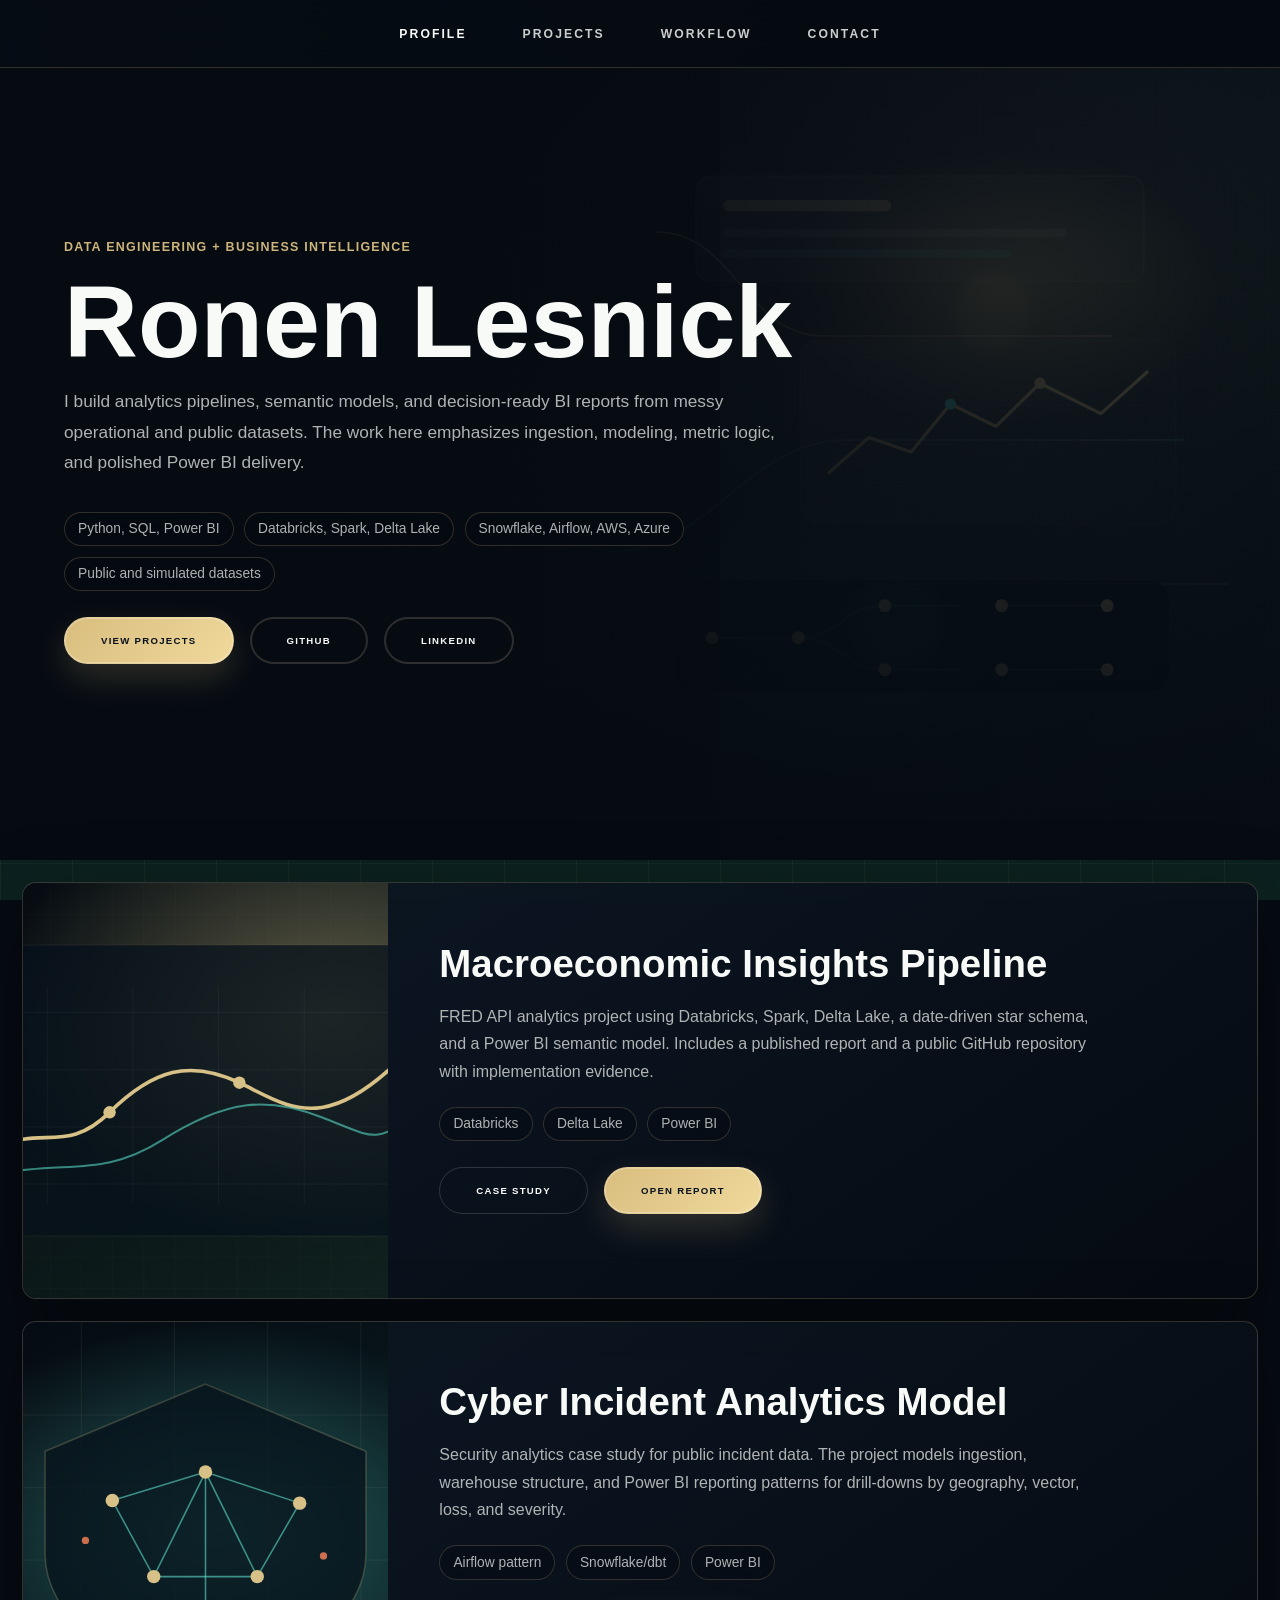
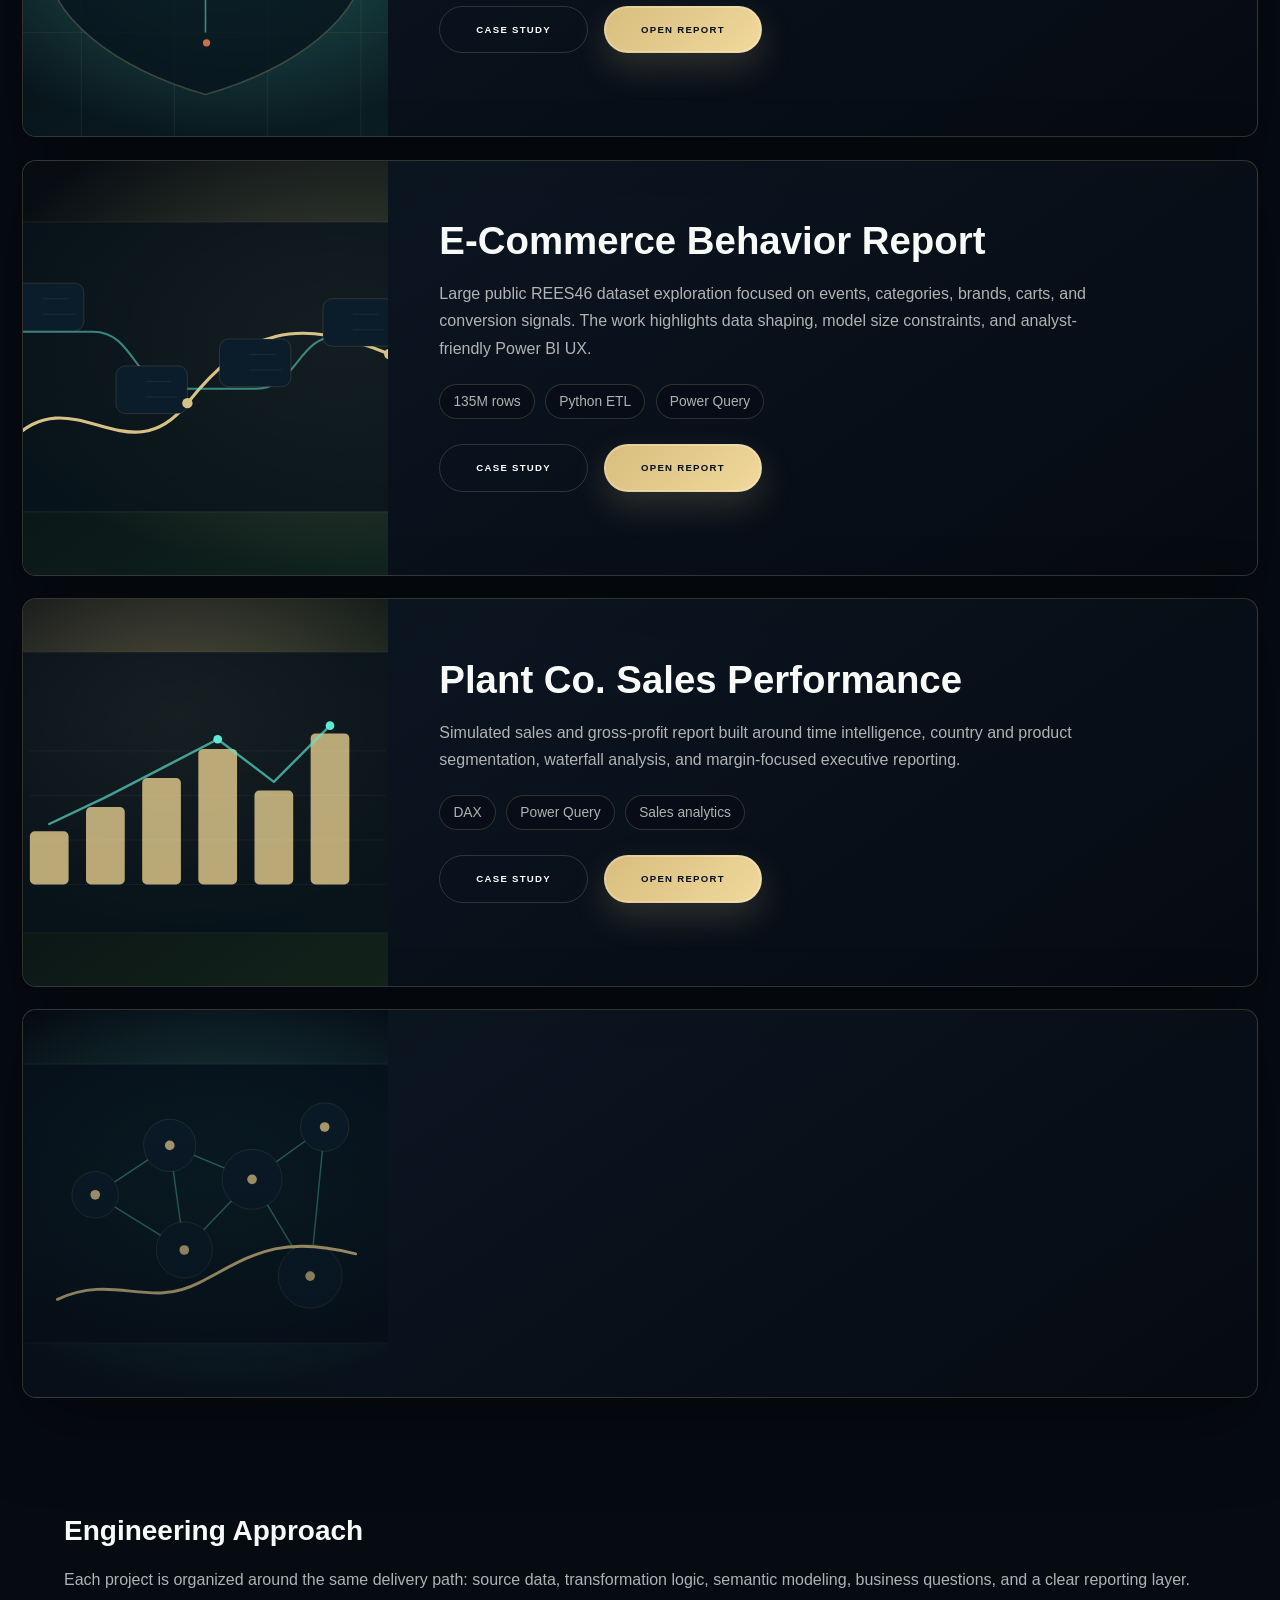
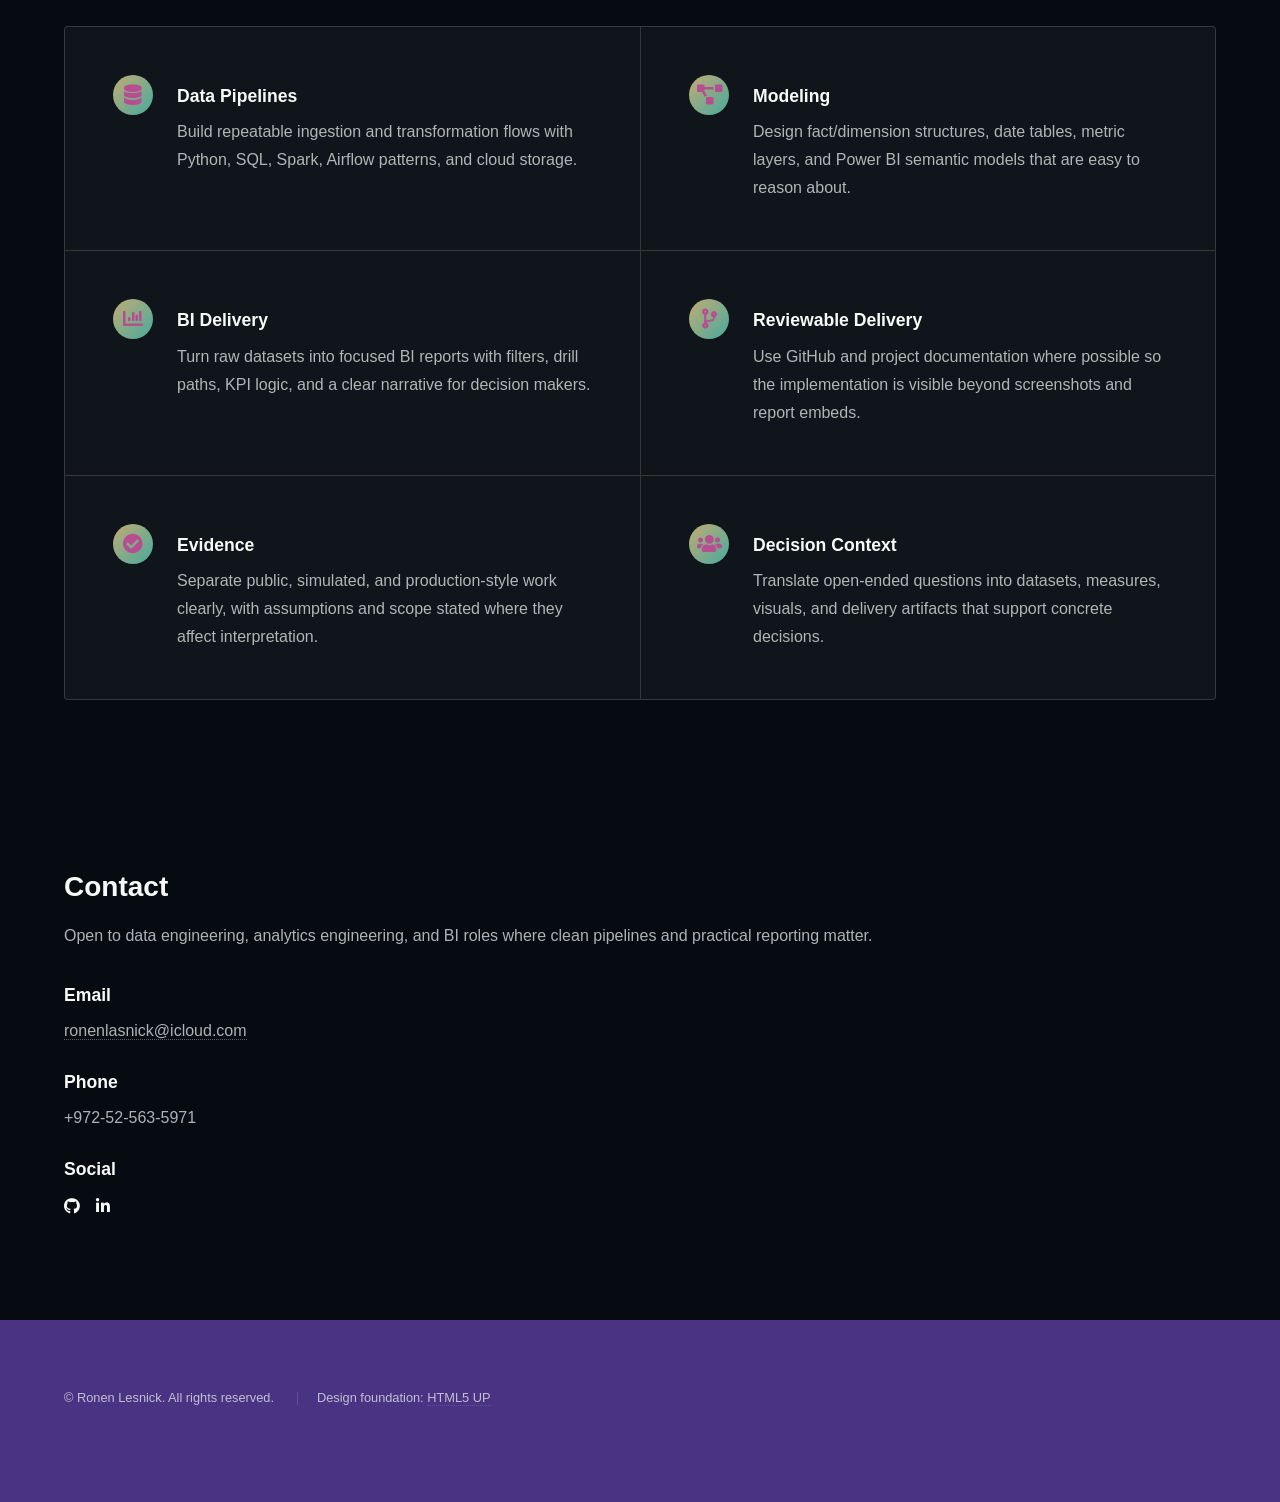
<file: index.html>
<!DOCTYPE HTML>
<html lang="en">
<head>
  <meta charset="utf-8" />
  <meta name="viewport" content="width=device-width, initial-scale=1" />
  <meta name="description" content="Ronen Lesnick's data engineering and business intelligence portfolio: ETL pipelines, analytics models, and Power BI reports built from public and simulated datasets." />
  <meta property="og:title" content="Ronen Lesnick | Data Engineering Portfolio" />
  <meta property="og:description" content="ETL, analytics engineering, and Power BI case studies with published reports and implementation notes." />
  <meta property="og:type" content="website" />
  <meta property="og:url" content="https://ronenlasnick.github.io/" />
  <meta property="og:image" content="https://ronenlasnick.github.io/images/fred_dashboard.png" />
  <title>Ronen Lesnick | Data Engineering Portfolio</title>
  <link href="assets/css/main.css" rel="stylesheet" />
  <link href="assets/css/portfolio-polish.css" rel="stylesheet" />
  <style>
    @media(max-width:420px){ ul.actions .button{ margin:0 0 .6rem 0; } }
  </style>
  <script>(function(w,d,s,l,i){w[l]=w[l]||[];w[l].push({'gtm.start':new Date().getTime(),event:'gtm.js'});
    var f=d.getElementsByTagName(s)[0],j=d.createElement(s),dl=l!='dataLayer'?'&l='+l:'';
    j.async=true;j.src='https://www.googletagmanager.com/gtm.js?id='+i+dl;
    f.parentNode.insertBefore(j,f);
  })(window,document,'script','dataLayer','GTM-PM6L84QZ');</script>
</head>
<body class="is-preload">
  <noscript><iframe src="https://www.googletagmanager.com/ns.html?id=GTM-PM6L84QZ" height="0" width="0" style="display:none;visibility:hidden"></iframe></noscript>

  <section id="sidebar">
    <div class="inner">
      <nav>
        <ul>
          <li><a href="#intro">Profile</a></li>
          <li><a href="#one">Projects</a></li>
          <li><a href="#two">Workflow</a></li>
          <li><a href="#contact">Contact</a></li>
        </ul>
      </nav>
    </div>
  </section>

  <div id="wrapper">
    <section id="intro" class="wrapper style1 fullscreen fade-up">
      <div class="inner">
        <span class="eyebrow">Data Engineering + Business Intelligence</span>
        <h1>Ronen Lesnick</h1>
        <p>I build analytics pipelines, semantic models, and decision-ready BI reports from messy operational and public datasets. The work here emphasizes ingestion, modeling, metric logic, and polished Power BI delivery.</p>
        <ul class="hero-metrics">
          <li>Python, SQL, Power BI</li>
          <li>Databricks, Spark, Delta Lake</li>
          <li>Snowflake, Airflow, AWS, Azure</li>
          <li>Public and simulated datasets</li>
        </ul>
        <ul class="actions">
          <li><a href="#one" class="button primary scrolly">View projects</a></li>
          <li><a href="https://github.com/ronenlasnick" class="button ghost">GitHub</a></li>
          <li><a href="https://www.linkedin.com/in/ronen-lesnick" class="button ghost">LinkedIn</a></li>
        </ul>
      </div>
    </section>

    <section id="one" class="wrapper style2 spotlights">
      <section>
        <a href="macroeconomic-insights.html" class="image"><img src="images/generated/macro-thumb.svg" alt="Abstract macroeconomic data pipeline visual" /></a>
        <div class="content">
          <div class="inner">
            <h2>Macroeconomic Insights Pipeline</h2>
            <p>FRED API analytics project using Databricks, Spark, Delta Lake, a date-driven star schema, and a Power BI semantic model. Includes a published report and a public GitHub repository with implementation evidence.</p>
            <ul class="project-meta">
              <li>Databricks</li>
              <li>Delta Lake</li>
              <li>Power BI</li>
            </ul>
            <ul class="actions">
              <li><a href="macroeconomic-insights.html" class="button">Case study</a></li>
              <li><a href="macroeconomic-insights.html#live-demo" class="button live">Open report</a></li>
            </ul>
          </div>
        </div>
      </section>

      <section>
        <a href="cyber-incident-dashboard.html" class="image"><img src="images/generated/cyber-thumb.svg" alt="Abstract cyber incident analytics visual" /></a>
        <div class="content">
          <div class="inner">
            <h2>Cyber Incident Analytics Model</h2>
            <p>Security analytics case study for public incident data. The project models ingestion, warehouse structure, and Power BI reporting patterns for drill-downs by geography, vector, loss, and severity.</p>
            <ul class="project-meta">
              <li>Airflow pattern</li>
              <li>Snowflake/dbt</li>
              <li>Power BI</li>
            </ul>
            <ul class="actions">
              <li><a href="cyber-incident-dashboard.html" class="button">Case study</a></li>
              <li><a href="cyber-incident-dashboard.html#live-demo" class="button live">Open report</a></li>
            </ul>
          </div>
        </div>
      </section>

      <section>
        <a href="ecommerce-behavior-dashboard.html" class="image"><img src="images/generated/ecommerce-thumb.svg" alt="Abstract e-commerce behavior analytics visual" /></a>
        <div class="content">
          <div class="inner">
            <h2>E-Commerce Behavior Report</h2>
            <p>Large public REES46 dataset exploration focused on events, categories, brands, carts, and conversion signals. The work highlights data shaping, model size constraints, and analyst-friendly Power BI UX.</p>
            <ul class="project-meta">
              <li>135M rows</li>
              <li>Python ETL</li>
              <li>Power Query</li>
            </ul>
            <ul class="actions">
              <li><a href="ecommerce-behavior-dashboard.html" class="button">Case study</a></li>
              <li><a href="ecommerce-behavior-dashboard.html#live-demo" class="button live">Open report</a></li>
            </ul>
          </div>
        </div>
      </section>

      <section>
        <a href="plant-sales-dashboard.html" class="image"><img src="images/generated/sales-thumb.svg" alt="Abstract sales performance analytics visual" /></a>
        <div class="content">
          <div class="inner">
            <h2>Plant Co. Sales Performance</h2>
            <p>Simulated sales and gross-profit report built around time intelligence, country and product segmentation, waterfall analysis, and margin-focused executive reporting.</p>
            <ul class="project-meta">
              <li>DAX</li>
              <li>Power Query</li>
              <li>Sales analytics</li>
            </ul>
            <ul class="actions">
              <li><a href="plant-sales-dashboard.html" class="button">Case study</a></li>
              <li><a href="plant-sales-dashboard.html#live-demo" class="button live">Open report</a></li>
            </ul>
          </div>
        </div>
      </section>

      <section>
        <a href="modelquest-dashboard.html" class="image"><img src="images/generated/ai-thumb.svg" alt="Abstract AI model metadata analytics visual" /></a>
        <div class="content">
          <div class="inner">
            <h2>ModelQuest AI Model Trends</h2>
            <p>Curated public AI model metadata transformed into a Power BI report for model launches, training effort, parameter growth, and model-family comparisons over time.</p>
            <ul class="project-meta">
              <li>Python</li>
              <li>Metadata modeling</li>
              <li>DAX</li>
            </ul>
            <ul class="actions">
              <li><a href="modelquest-dashboard.html" class="button">Case study</a></li>
              <li><a href="modelquest-dashboard.html#live-demo" class="button live">Open report</a></li>
            </ul>
          </div>
        </div>
      </section>
    </section>

    <section id="two" class="wrapper style3 fade-up">
      <div class="inner">
        <h2>Engineering Approach</h2>
        <p>Each project is organized around the same delivery path: source data, transformation logic, semantic modeling, business questions, and a clear reporting layer.</p>
        <div class="features">
          <section>
            <span class="icon solid major fa-database"></span>
            <h3>Data Pipelines</h3>
            <p>Build repeatable ingestion and transformation flows with Python, SQL, Spark, Airflow patterns, and cloud storage.</p>
          </section>
          <section>
            <span class="icon solid major fa-project-diagram"></span>
            <h3>Modeling</h3>
            <p>Design fact/dimension structures, date tables, metric layers, and Power BI semantic models that are easy to reason about.</p>
          </section>
          <section>
            <span class="icon solid major fa-chart-bar"></span>
            <h3>BI Delivery</h3>
            <p>Turn raw datasets into focused BI reports with filters, drill paths, KPI logic, and a clear narrative for decision makers.</p>
          </section>
          <section>
            <span class="icon solid major fa-code-branch"></span>
            <h3>Reviewable Delivery</h3>
            <p>Use GitHub and project documentation where possible so the implementation is visible beyond screenshots and report embeds.</p>
          </section>
          <section>
            <span class="icon solid major fa-check-circle"></span>
            <h3>Evidence</h3>
            <p>Separate public, simulated, and production-style work clearly, with assumptions and scope stated where they affect interpretation.</p>
          </section>
          <section>
            <span class="icon solid major fa-users"></span>
            <h3>Decision Context</h3>
            <p>Translate open-ended questions into datasets, measures, visuals, and delivery artifacts that support concrete decisions.</p>
          </section>
        </div>
      </div>
    </section>

    <section id="contact" class="wrapper style1 fade-up">
      <div class="inner">
        <h2>Contact</h2>
        <p>Open to data engineering, analytics engineering, and BI roles where clean pipelines and practical reporting matter.</p>
        <ul class="contact">
          <li>
            <h3>Email</h3>
            <a href="mailto:ronenlasnick@icloud.com">ronenlasnick@icloud.com</a>
          </li>
          <li>
            <h3>Phone</h3>
            <span>+972-52-563-5971</span>
          </li>
          <li>
            <h3>Social</h3>
            <ul class="icons">
              <li><a href="https://github.com/ronenlasnick" class="icon brands fa-github"><span class="label">GitHub</span></a></li>
              <li><a href="https://www.linkedin.com/in/ronen-lesnick" class="icon brands fa-linkedin-in"><span class="label">LinkedIn</span></a></li>
            </ul>
          </li>
        </ul>
      </div>
    </section>
  </div>

  <footer id="footer" class="wrapper style1-alt">
    <div class="inner">
      <ul class="menu">
        <li>&copy; Ronen Lesnick. All rights reserved.</li>
        <li>Design foundation: <a href="https://html5up.net">HTML5 UP</a></li>
      </ul>
    </div>
  </footer>

  <script src="assets/js/jquery.min.js"></script>
  <script src="assets/js/jquery.scrollex.min.js"></script>
  <script src="assets/js/jquery.scrolly.min.js"></script>
  <script src="assets/js/browser.min.js"></script>
  <script src="assets/js/breakpoints.min.js"></script>
  <script src="assets/js/util.js"></script>
  <script src="assets/js/main.js"></script>
  <script src="assets/js/portfolio-analytics.js"></script>
</body>
</html>
</file>
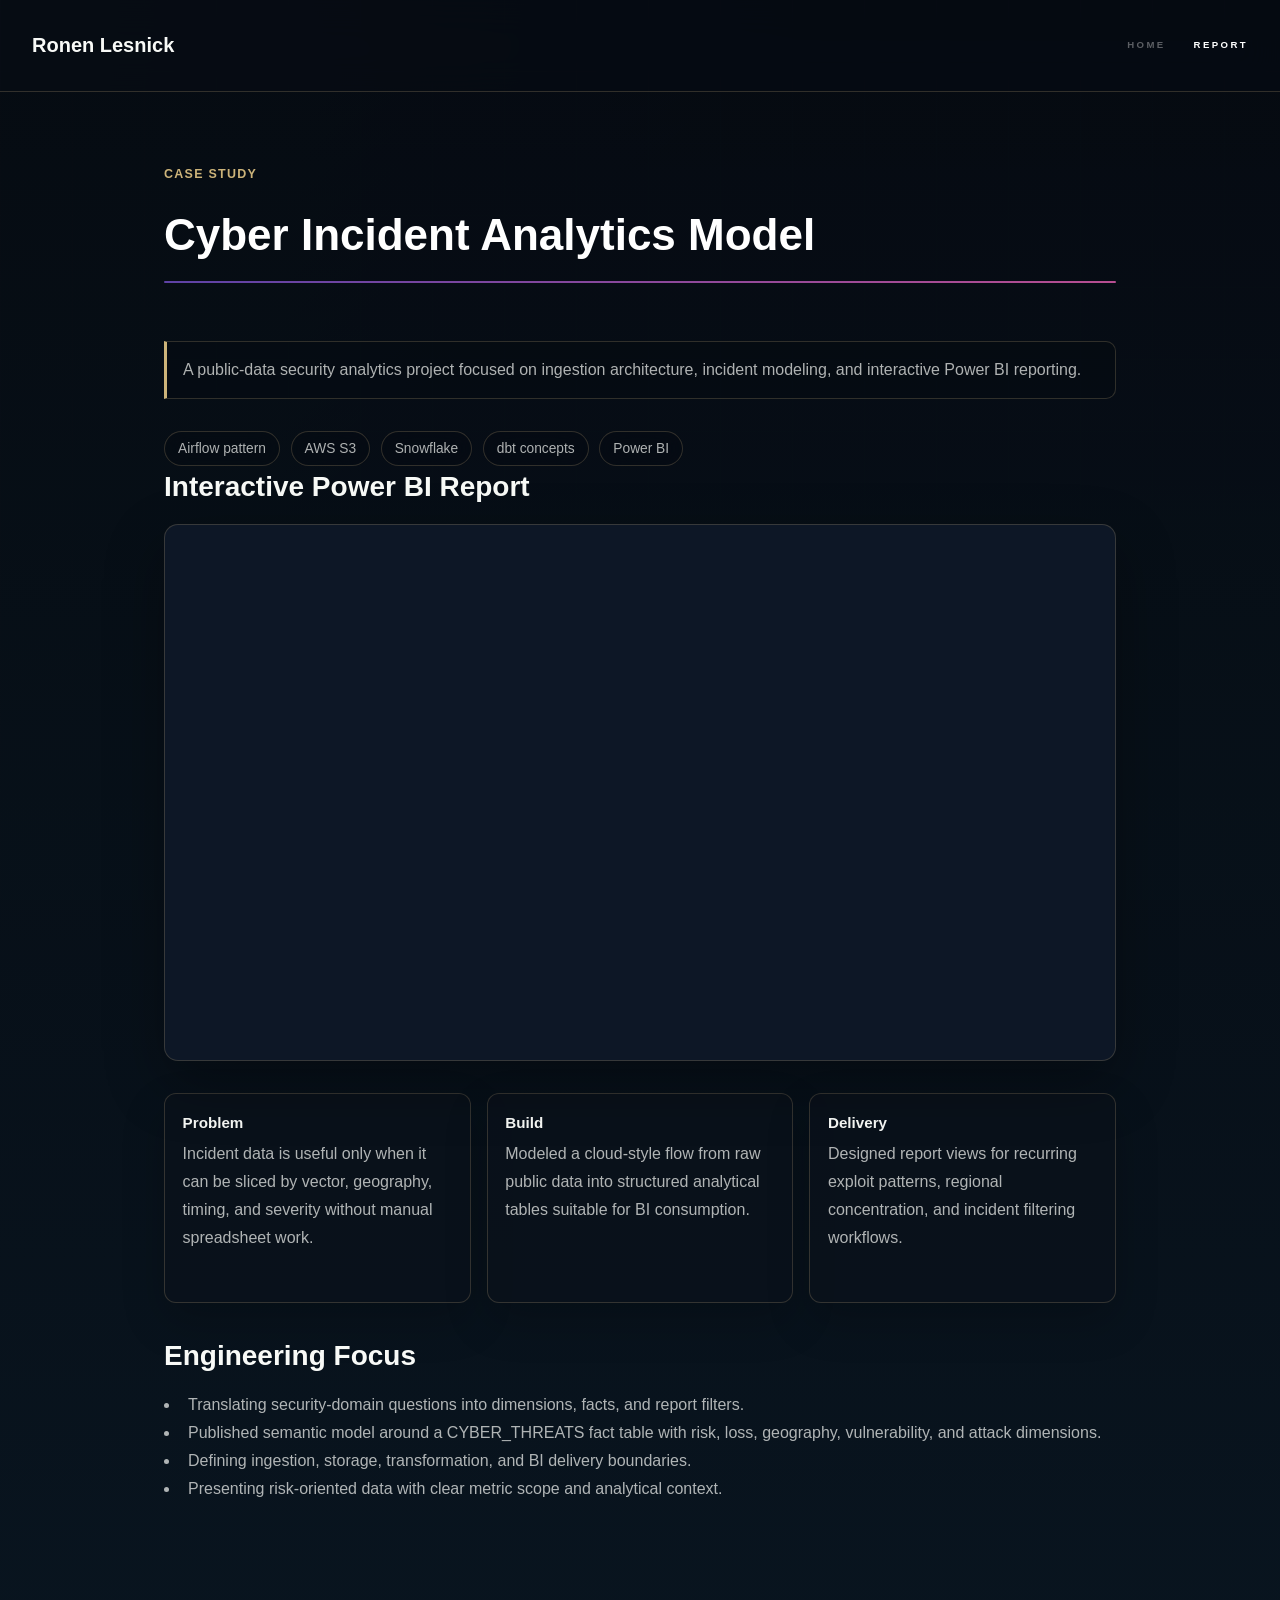
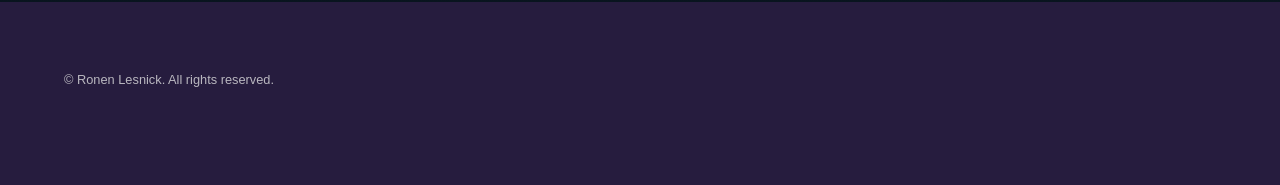
<file: cyber-incident-dashboard.html>
<!DOCTYPE HTML>
<html lang="en">
<head>
  <meta charset="utf-8" />
  <meta name="viewport" content="width=device-width, initial-scale=1" />
  <meta name="description" content="Cyber incident analytics report and data architecture case study by Ronen Lesnick." />
  <title>Cyber Incident Analytics Model | Ronen Lesnick</title>
  <link rel="stylesheet" href="assets/css/main.css" />
  <link rel="stylesheet" href="assets/css/portfolio-polish.css" />
  <script>(function(w,d,s,l,i){w[l]=w[l]||[];w[l].push({'gtm.start':new Date().getTime(),event:'gtm.js'});var f=d.getElementsByTagName(s)[0],j=d.createElement(s),dl=l!='dataLayer'?('&l='+l):'';j.async=true;j.src='https://www.googletagmanager.com/gtm.js?id='+i+dl;f.parentNode.insertBefore(j,f);})(window,document,'script','dataLayer','GTM-PM6L84QZ');</script>
</head>
<body class="is-preload">
  <noscript><iframe src="https://www.googletagmanager.com/ns.html?id=GTM-PM6L84QZ" height="0" width="0" style="display:none;visibility:hidden"></iframe></noscript>
  <header id="header">
    <a href="index.html" class="title">Ronen Lesnick</a>
    <nav><ul><li><a href="index.html">Home</a></li><li><a href="#live-demo" class="active">Report</a></li></ul></nav>
  </header>

  <div id="wrapper">
    <section id="main" class="wrapper case-study">
      <div class="inner">
        <span class="eyebrow">Case Study</span>
        <h1 class="major">Cyber Incident Analytics Model</h1>
        <p class="note">A public-data security analytics project focused on ingestion architecture, incident modeling, and interactive Power BI reporting.</p>
        <ul class="project-meta">
          <li>Airflow pattern</li>
          <li>AWS S3</li>
          <li>Snowflake</li>
          <li>dbt concepts</li>
          <li>Power BI</li>
        </ul>

        <h2 id="live-demo">Interactive Power BI Report</h2>
        <div class="responsive-container">
          <iframe title="Cyber incident analytics Power BI report" src="https://app.powerbi.com/view?r=eyJrIjoiNTdhOTg4M2QtM2I2NC00MTNlLWE2ZGItOWM3ODlhMDAxZGRlIiwidCI6IjVlYTllZmMyLTYzN2ItNGJmMy1hOTc3LTUwZmZhZWI4ZmU2ZiJ9" allowfullscreen></iframe>
        </div>

        <div class="project-summary">
          <article>
            <h3>Problem</h3>
            <p>Incident data is useful only when it can be sliced by vector, geography, timing, and severity without manual spreadsheet work.</p>
          </article>
          <article>
            <h3>Build</h3>
            <p>Modeled a cloud-style flow from raw public data into structured analytical tables suitable for BI consumption.</p>
          </article>
          <article>
            <h3>Delivery</h3>
            <p>Designed report views for recurring exploit patterns, regional concentration, and incident filtering workflows.</p>
          </article>
        </div>

        <h2>Engineering Focus</h2>
        <ul>
          <li>Translating security-domain questions into dimensions, facts, and report filters.</li>
          <li>Published semantic model around a CYBER_THREATS fact table with risk, loss, geography, vulnerability, and attack dimensions.</li>
          <li>Defining ingestion, storage, transformation, and BI delivery boundaries.</li>
          <li>Presenting risk-oriented data with clear metric scope and analytical context.</li>
        </ul>
      </div>
    </section>
  </div>

  <footer id="footer" class="wrapper alt">
    <div class="inner"><ul class="menu"><li>&copy; Ronen Lesnick. All rights reserved.</li></ul></div>
  </footer>
  <script src="assets/js/jquery.min.js"></script>
  <script src="assets/js/jquery.scrollex.min.js"></script>
  <script src="assets/js/jquery.scrolly.min.js"></script>
  <script src="assets/js/browser.min.js"></script>
  <script src="assets/js/breakpoints.min.js"></script>
  <script src="assets/js/util.js"></script>
  <script src="assets/js/main.js"></script>
  <script src="assets/js/portfolio-analytics.js"></script>
</body>
</html>
</file>
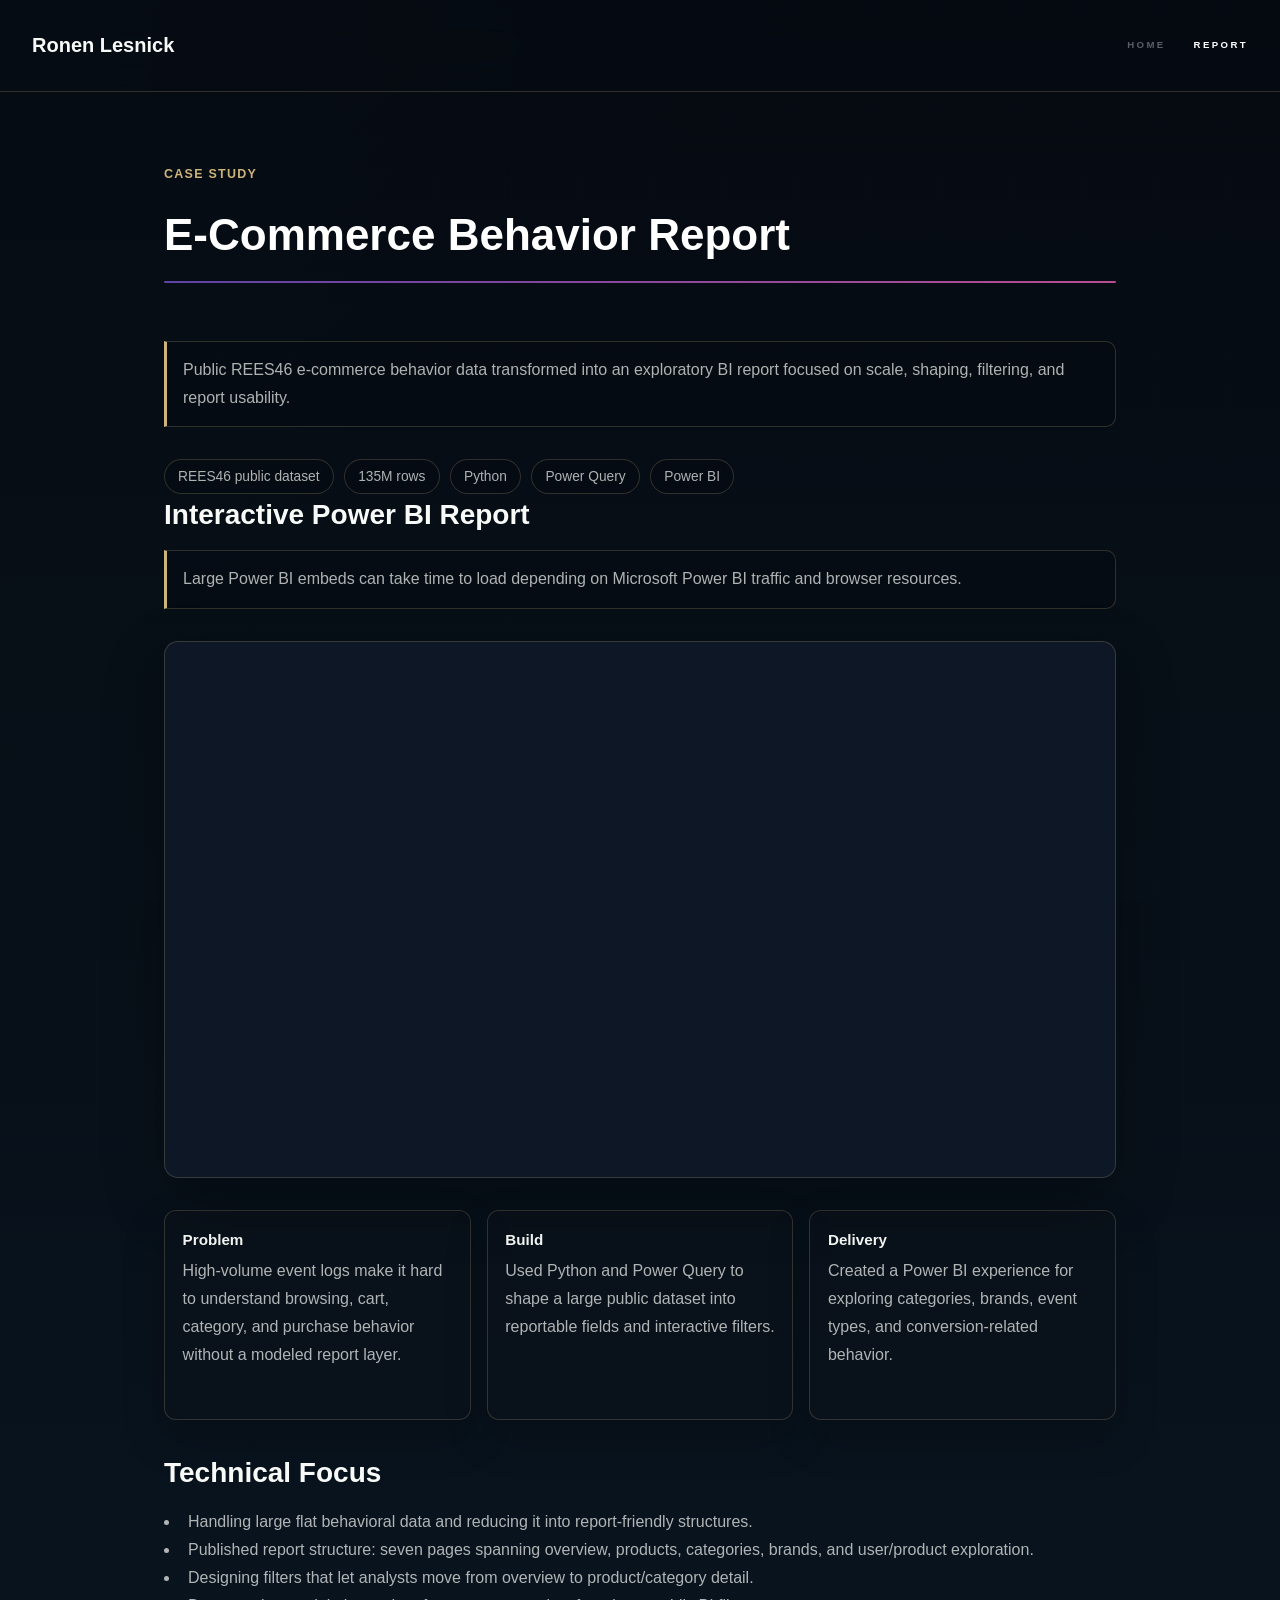
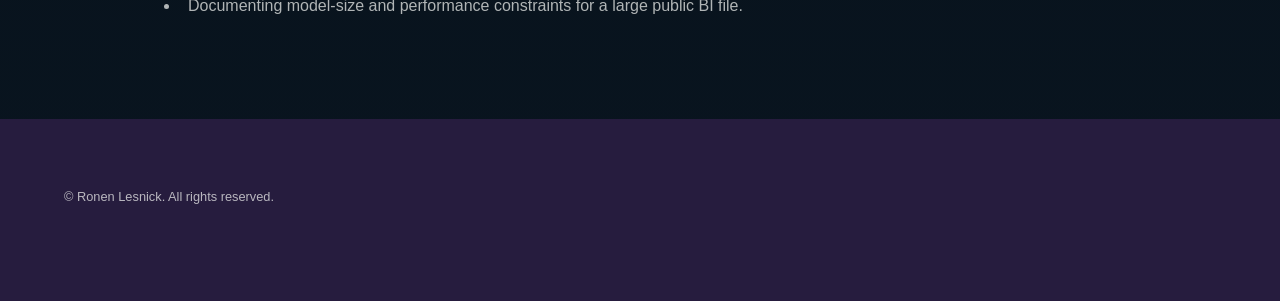
<file: ecommerce-behavior-dashboard.html>
<!DOCTYPE HTML>
<html lang="en">
<head>
  <meta charset="utf-8" />
  <meta name="viewport" content="width=device-width, initial-scale=1" />
  <meta name="description" content="Large e-commerce behavior dataset Power BI report case study by Ronen Lesnick." />
  <title>E-Commerce Behavior Report | Ronen Lesnick</title>
  <link rel="stylesheet" href="assets/css/main.css" />
  <link rel="stylesheet" href="assets/css/portfolio-polish.css" />
  <script>(function(w,d,s,l,i){w[l]=w[l]||[];w[l].push({'gtm.start':new Date().getTime(),event:'gtm.js'});var f=d.getElementsByTagName(s)[0],j=d.createElement(s),dl=l!='dataLayer'?'&l='+l:'';j.async=true;j.src='https://www.googletagmanager.com/gtm.js?id='+i+dl;f.parentNode.insertBefore(j,f);})(window,document,'script','dataLayer','GTM-PM6L84QZ');</script>
</head>
<body class="is-preload">
  <noscript><iframe src="https://www.googletagmanager.com/ns.html?id=GTM-PM6L84QZ" height="0" width="0" style="display:none;visibility:hidden"></iframe></noscript>
  <header id="header">
    <a href="index.html" class="title">Ronen Lesnick</a>
    <nav><ul><li><a href="index.html">Home</a></li><li><a href="#live-demo" class="active">Report</a></li></ul></nav>
  </header>

  <div id="wrapper">
    <section id="main" class="wrapper case-study">
      <div class="inner">
        <span class="eyebrow">Case Study</span>
        <h1 class="major">E-Commerce Behavior Report</h1>
        <p class="note">Public REES46 e-commerce behavior data transformed into an exploratory BI report focused on scale, shaping, filtering, and report usability.</p>
        <ul class="project-meta">
          <li>REES46 public dataset</li>
          <li>135M rows</li>
          <li>Python</li>
          <li>Power Query</li>
          <li>Power BI</li>
        </ul>

        <h2 id="live-demo">Interactive Power BI Report</h2>
        <p class="note">Large Power BI embeds can take time to load depending on Microsoft Power BI traffic and browser resources.</p>
        <div class="responsive-container">
          <iframe title="E-commerce consumer behavior Power BI report" src="https://app.powerbi.com/view?r=eyJrIjoiMmNlYzFlNjMtYzBjZS00YmI4LTkzNzYtMTlkNTNjNDExOTBmIiwidCI6IjVlYTllZmMyLTYzN2ItNGJmMy1hOTc3LTUwZmZhZWI4ZmU2ZiJ9" allowfullscreen></iframe>
        </div>

        <div class="project-summary">
          <article>
            <h3>Problem</h3>
            <p>High-volume event logs make it hard to understand browsing, cart, category, and purchase behavior without a modeled report layer.</p>
          </article>
          <article>
            <h3>Build</h3>
            <p>Used Python and Power Query to shape a large public dataset into reportable fields and interactive filters.</p>
          </article>
          <article>
            <h3>Delivery</h3>
            <p>Created a Power BI experience for exploring categories, brands, event types, and conversion-related behavior.</p>
          </article>
        </div>

        <h2>Technical Focus</h2>
        <ul>
          <li>Handling large flat behavioral data and reducing it into report-friendly structures.</li>
          <li>Published report structure: seven pages spanning overview, products, categories, brands, and user/product exploration.</li>
          <li>Designing filters that let analysts move from overview to product/category detail.</li>
          <li>Documenting model-size and performance constraints for a large public BI file.</li>
        </ul>
      </div>
    </section>
  </div>

  <footer id="footer" class="wrapper alt">
    <div class="inner"><ul class="menu"><li>&copy; Ronen Lesnick. All rights reserved.</li></ul></div>
  </footer>
  <script src="assets/js/jquery.min.js"></script>
  <script src="assets/js/jquery.scrollex.min.js"></script>
  <script src="assets/js/jquery.scrolly.min.js"></script>
  <script src="assets/js/browser.min.js"></script>
  <script src="assets/js/breakpoints.min.js"></script>
  <script src="assets/js/util.js"></script>
  <script src="assets/js/main.js"></script>
  <script src="assets/js/portfolio-analytics.js"></script>
</body>
</html>
</file>
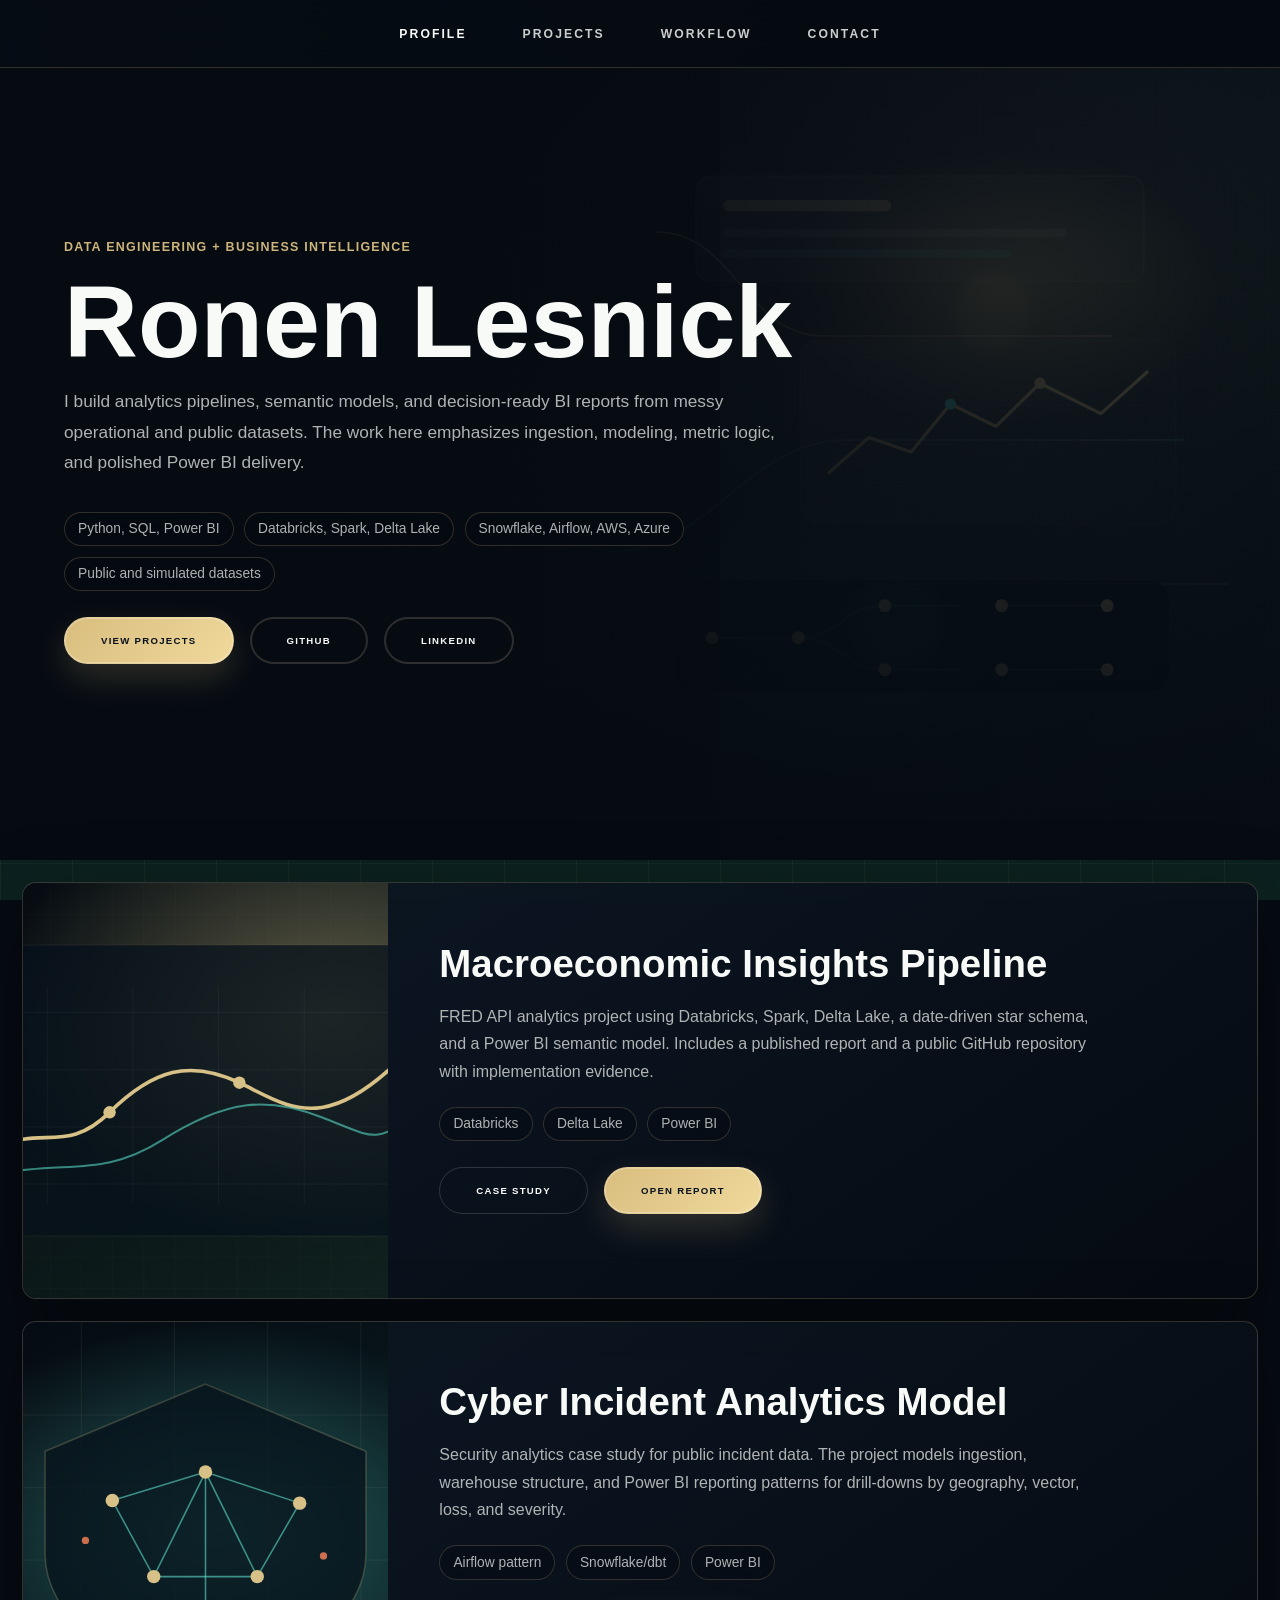
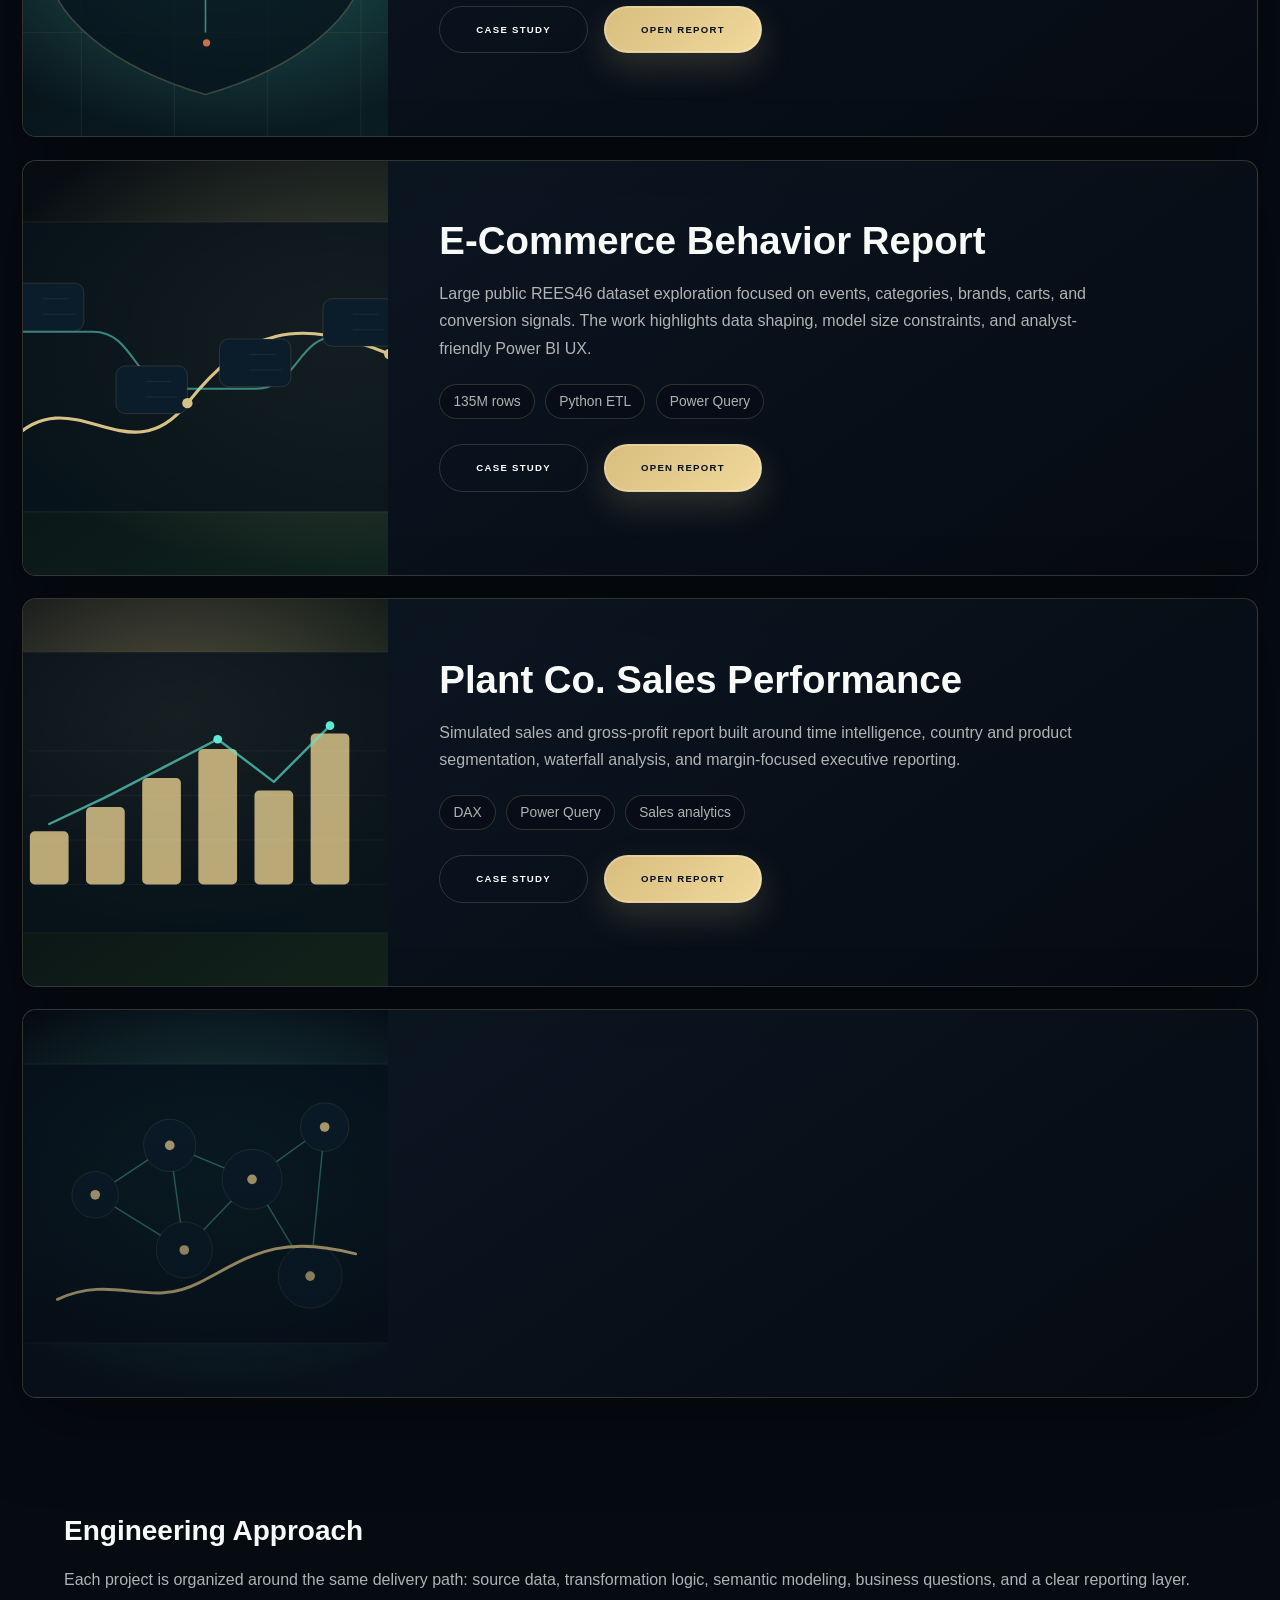
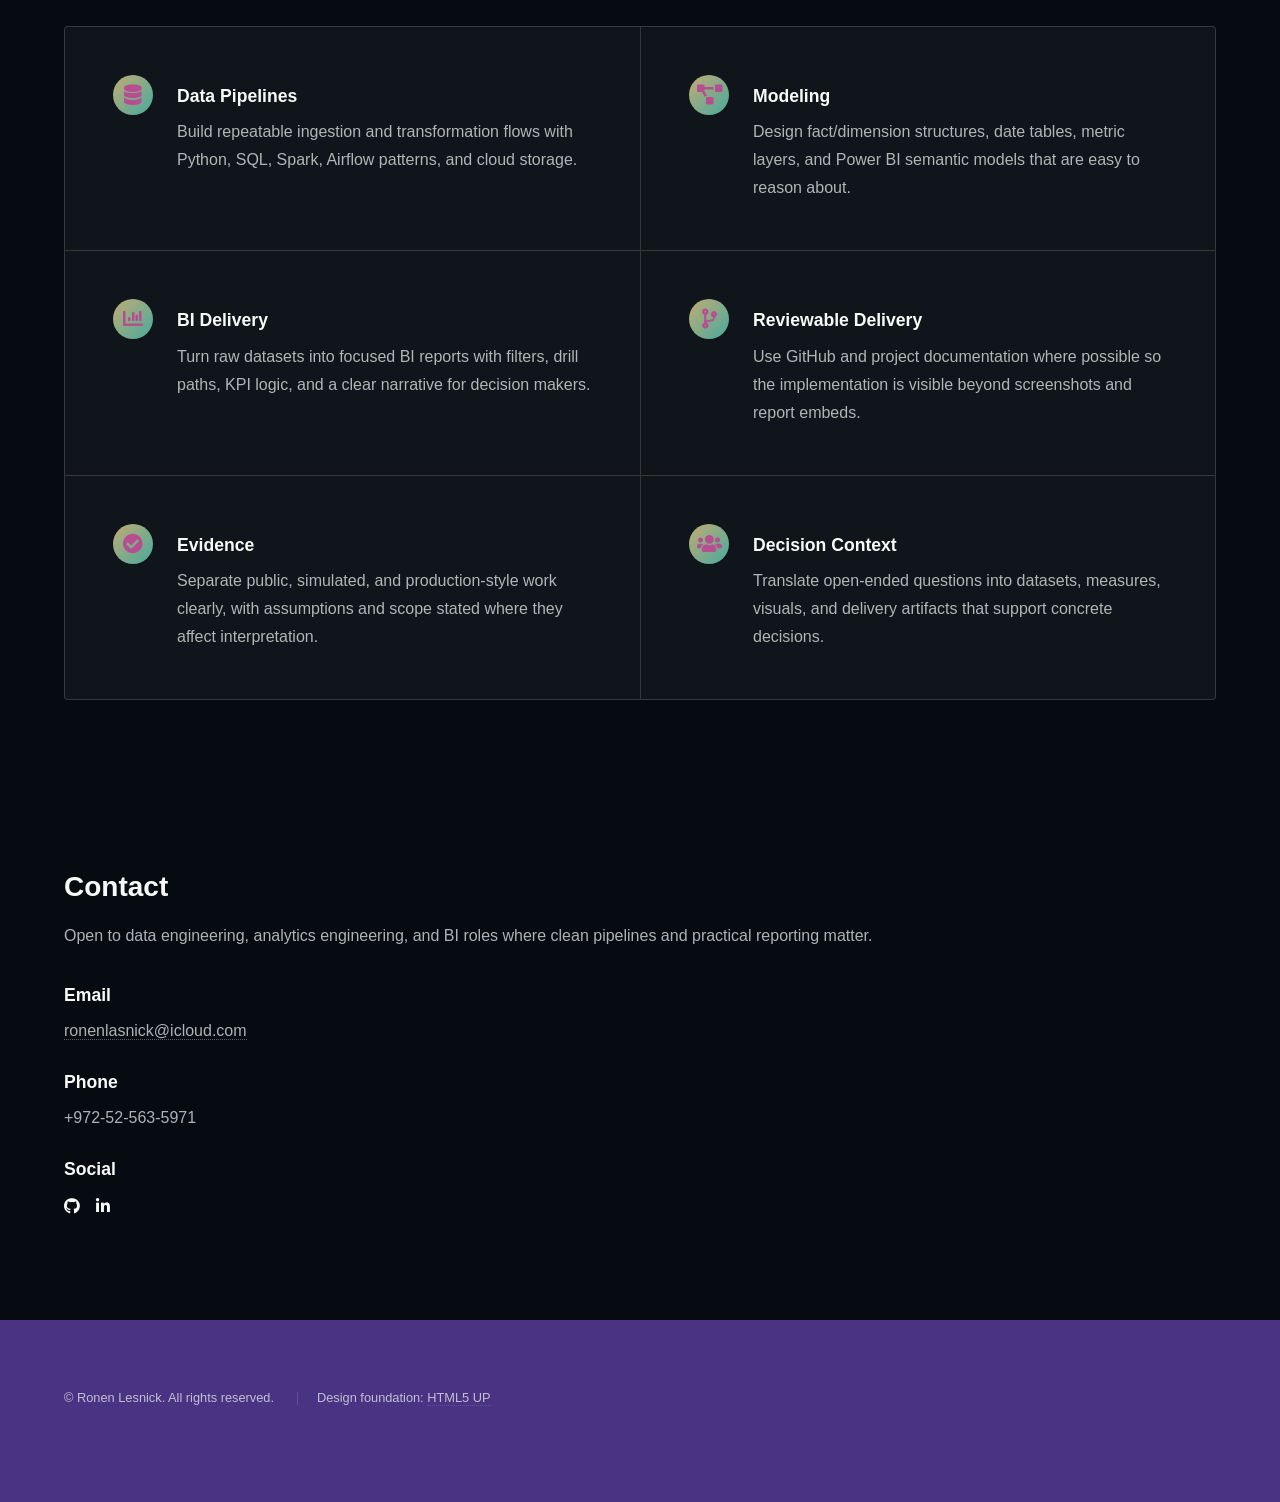
<file: elements.html>
<!DOCTYPE html>
<html lang="en">
<head>
  <meta charset="utf-8" />
  <meta name="viewport" content="width=device-width, initial-scale=1" />
  <meta http-equiv="refresh" content="0; url=index.html" />
  <link rel="canonical" href="index.html" />
  <title>Redirecting | Ronen Lesnick Portfolio</title>
</head>
<body>
  <p>Redirecting to <a href="index.html">Ronen Lesnick's portfolio</a>.</p>
  <script>window.location.replace('index.html');</script>
</body>
</html>
</file>
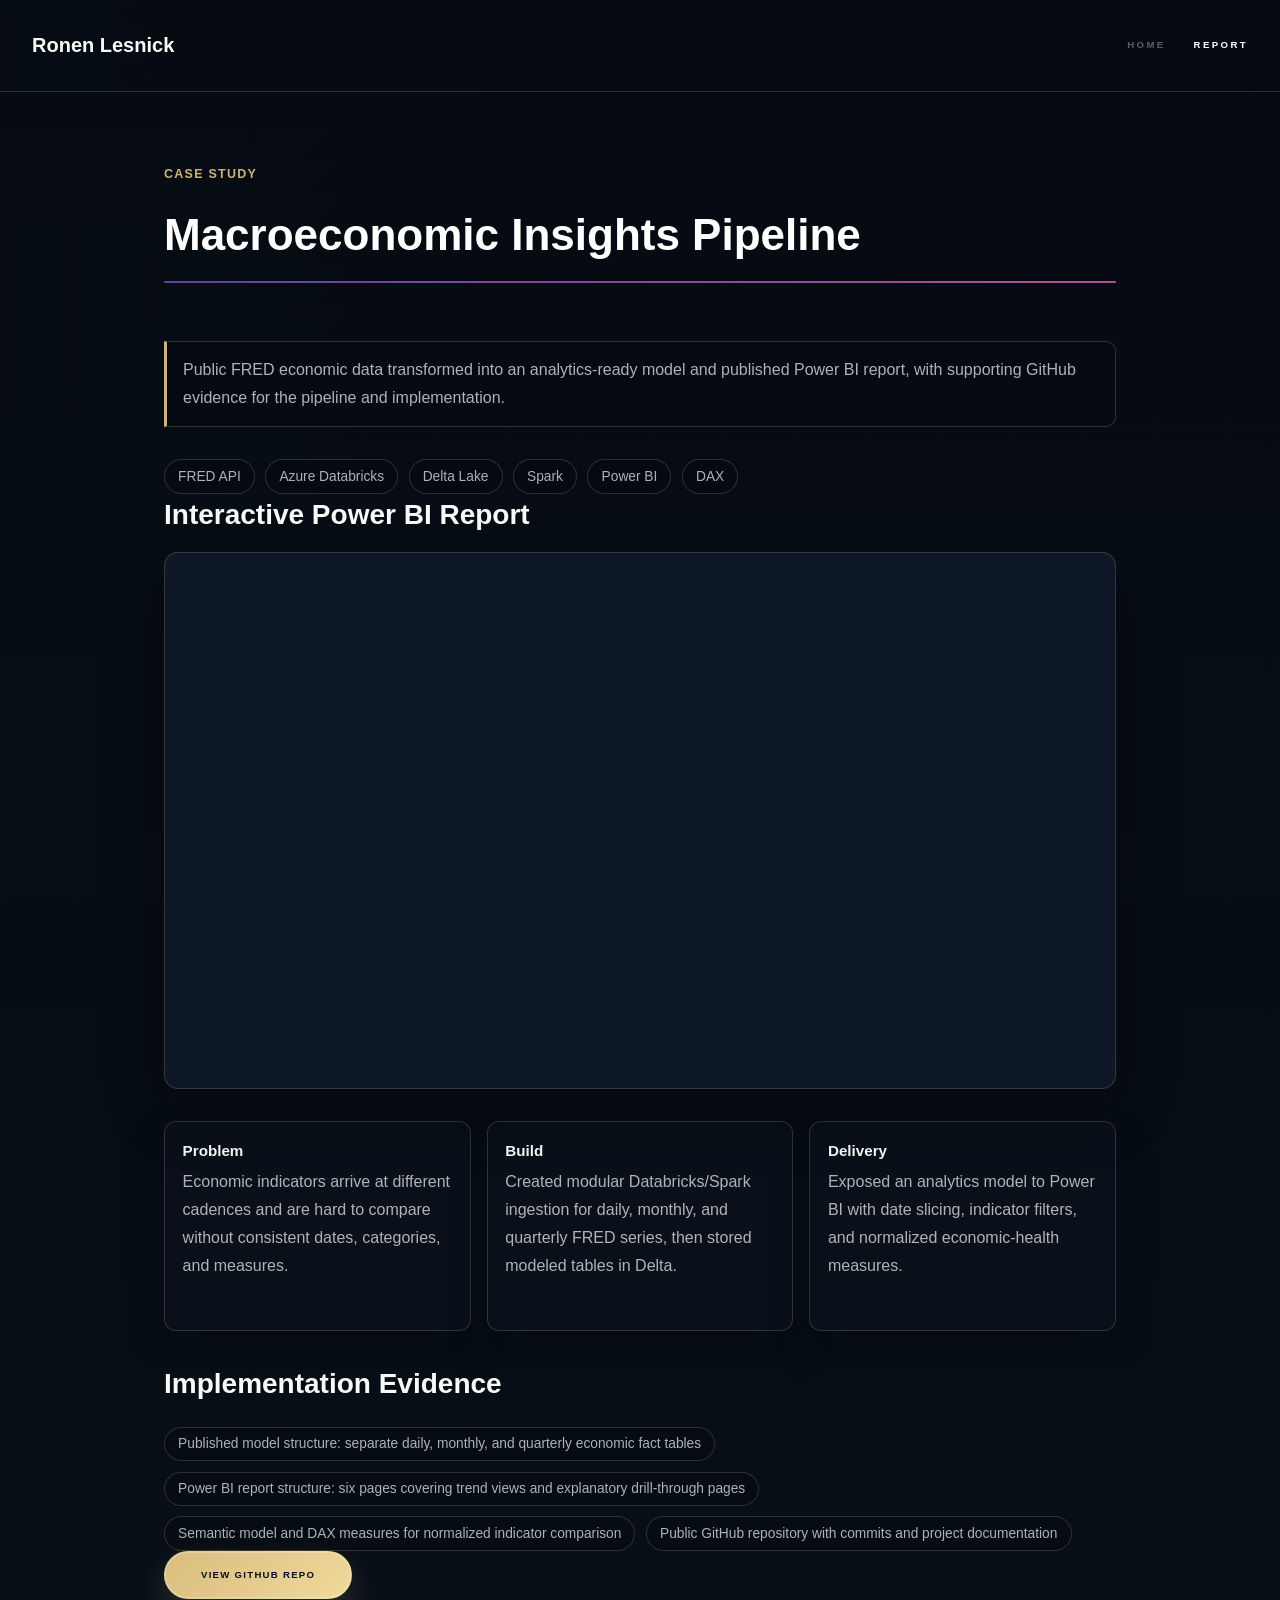
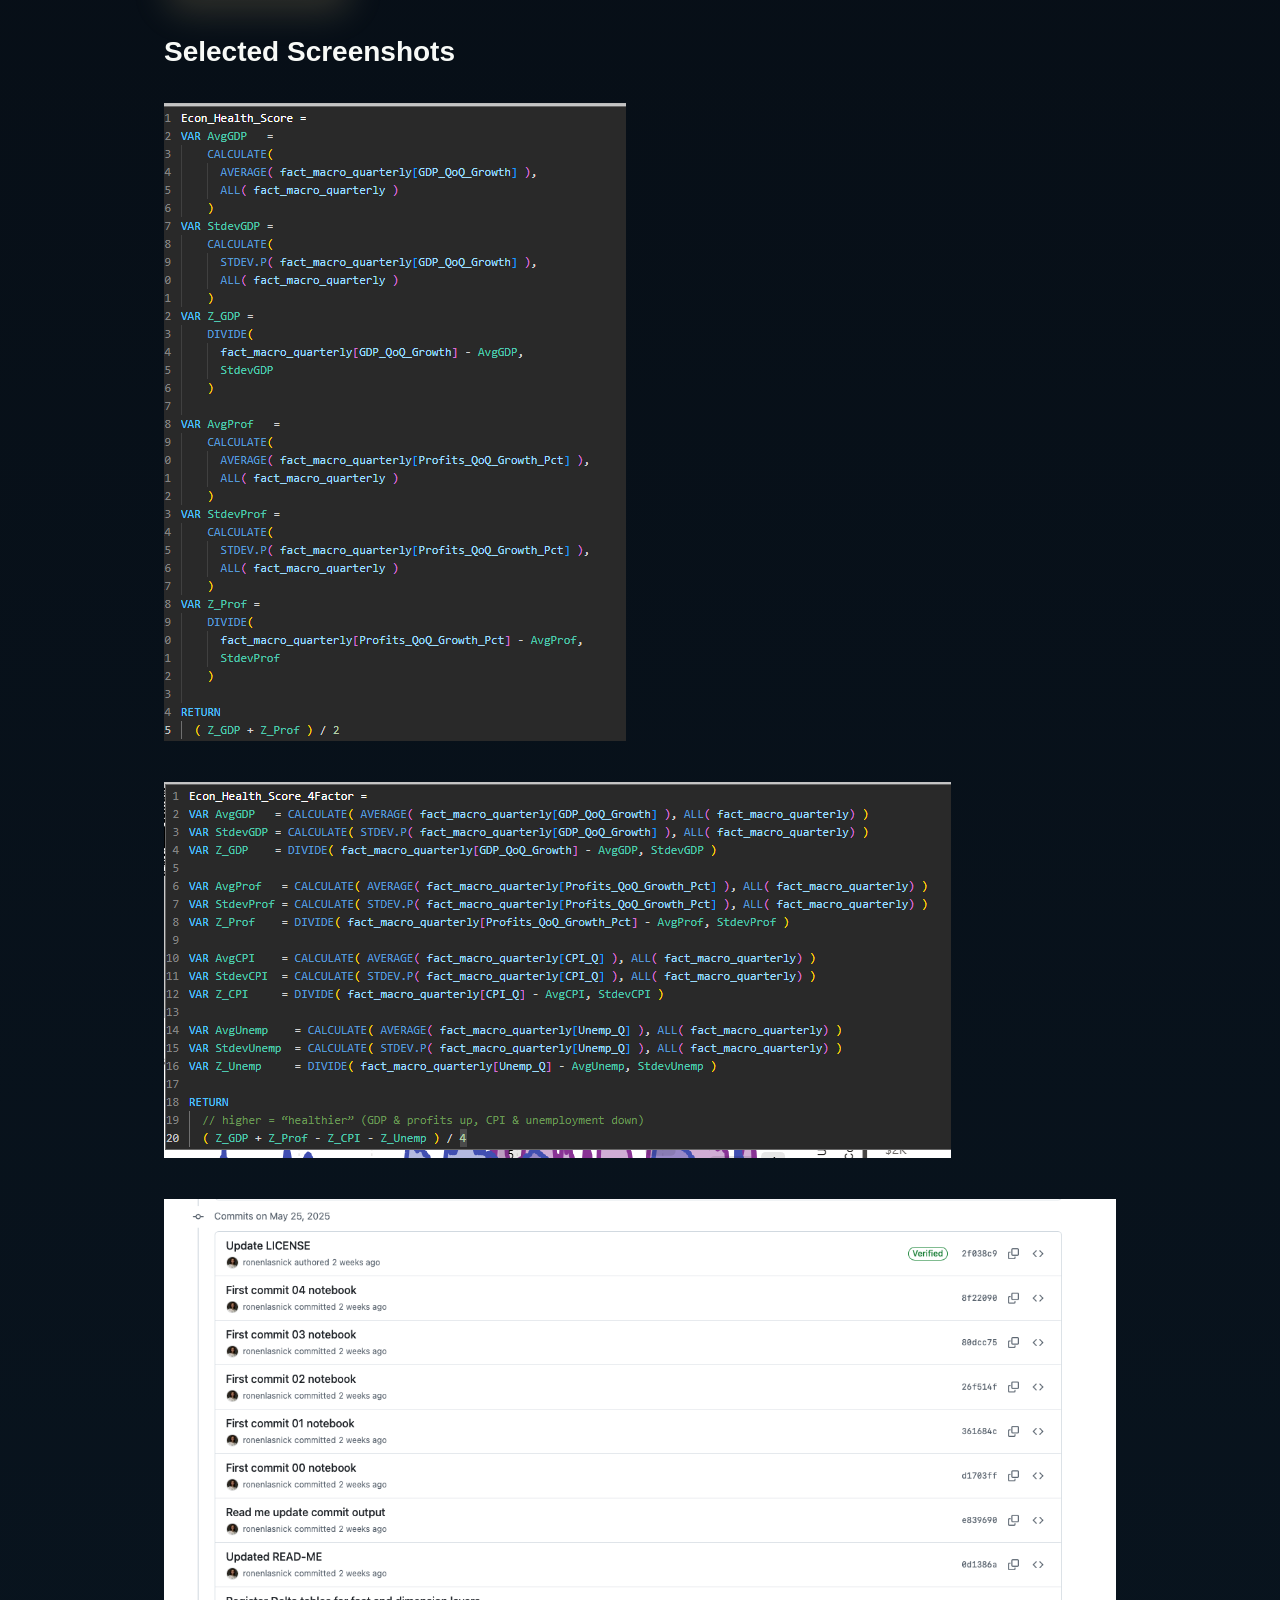
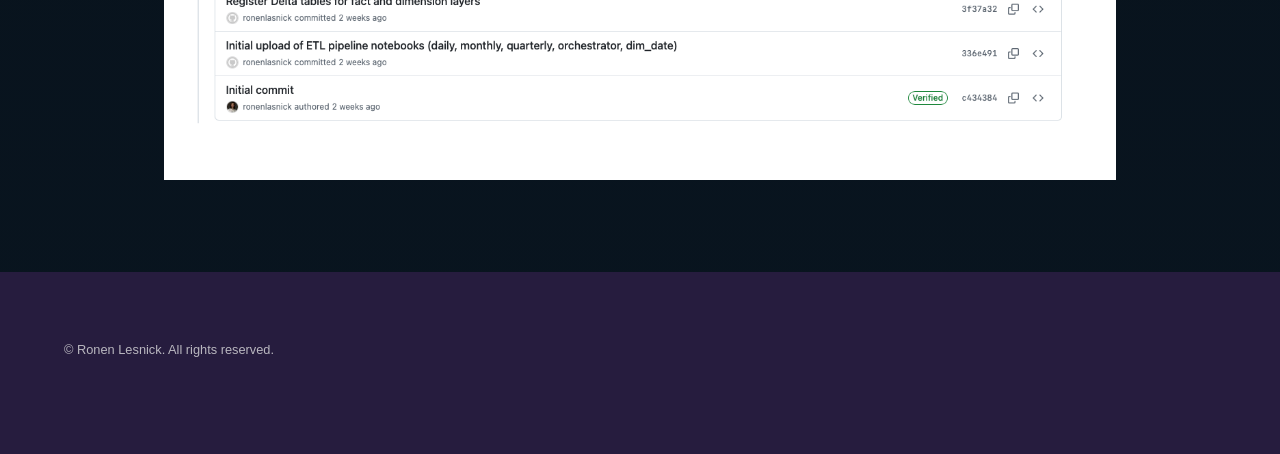
<file: fred_macro_dashboard.html>
<!DOCTYPE html>
<html lang="en">
<head>
  <meta charset="utf-8" />
  <meta name="viewport" content="width=device-width, initial-scale=1" />
  <meta http-equiv="refresh" content="0; url=macroeconomic-insights.html" />
  <link rel="canonical" href="macroeconomic-insights.html" />
  <title>Redirecting | Macroeconomic Insights</title>
</head>
<body>
  <p>Redirecting to <a href="macroeconomic-insights.html">Macroeconomic Insights Pipeline</a>.</p>
  <script>window.location.replace('macroeconomic-insights.html');</script>
</body>
</html>
</file>
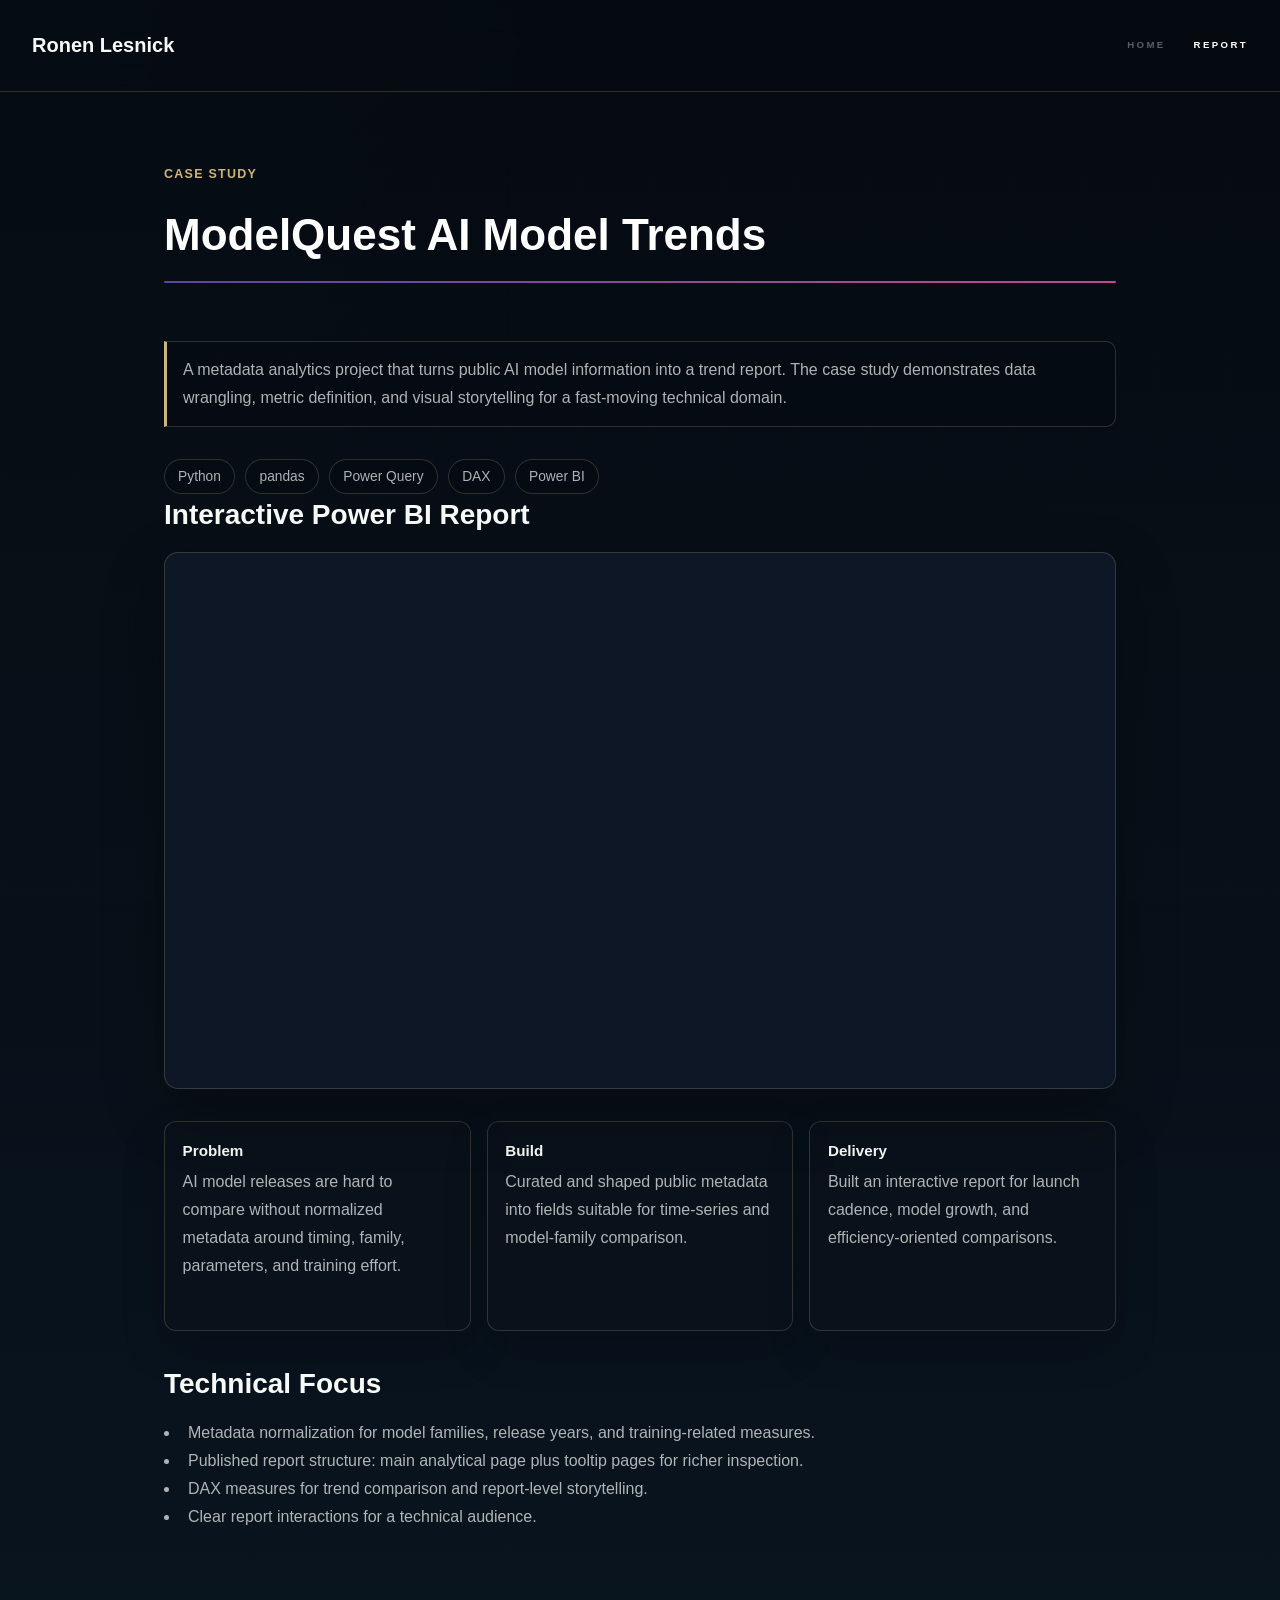
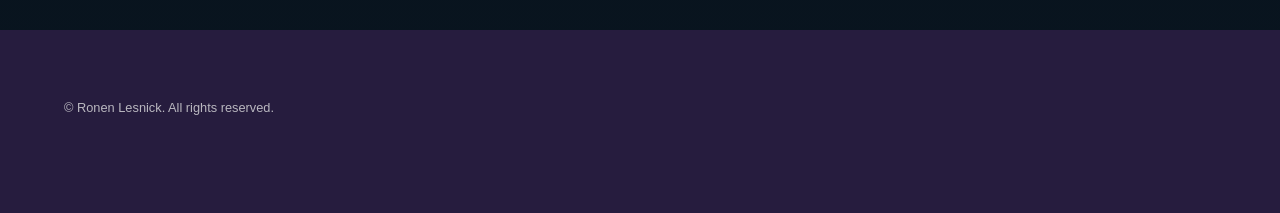
<file: generic copy 2.html>
<!DOCTYPE html>
<html lang="en">
<head>
  <meta charset="utf-8" />
  <meta name="viewport" content="width=device-width, initial-scale=1" />
  <meta http-equiv="refresh" content="0; url=modelquest-dashboard.html" />
  <link rel="canonical" href="modelquest-dashboard.html" />
  <title>Redirecting | ModelQuest AI Model Trends</title>
</head>
<body>
  <p>Redirecting to <a href="modelquest-dashboard.html">ModelQuest AI Model Trends</a>.</p>
  <script>window.location.replace('modelquest-dashboard.html');</script>
</body>
</html>
</file>
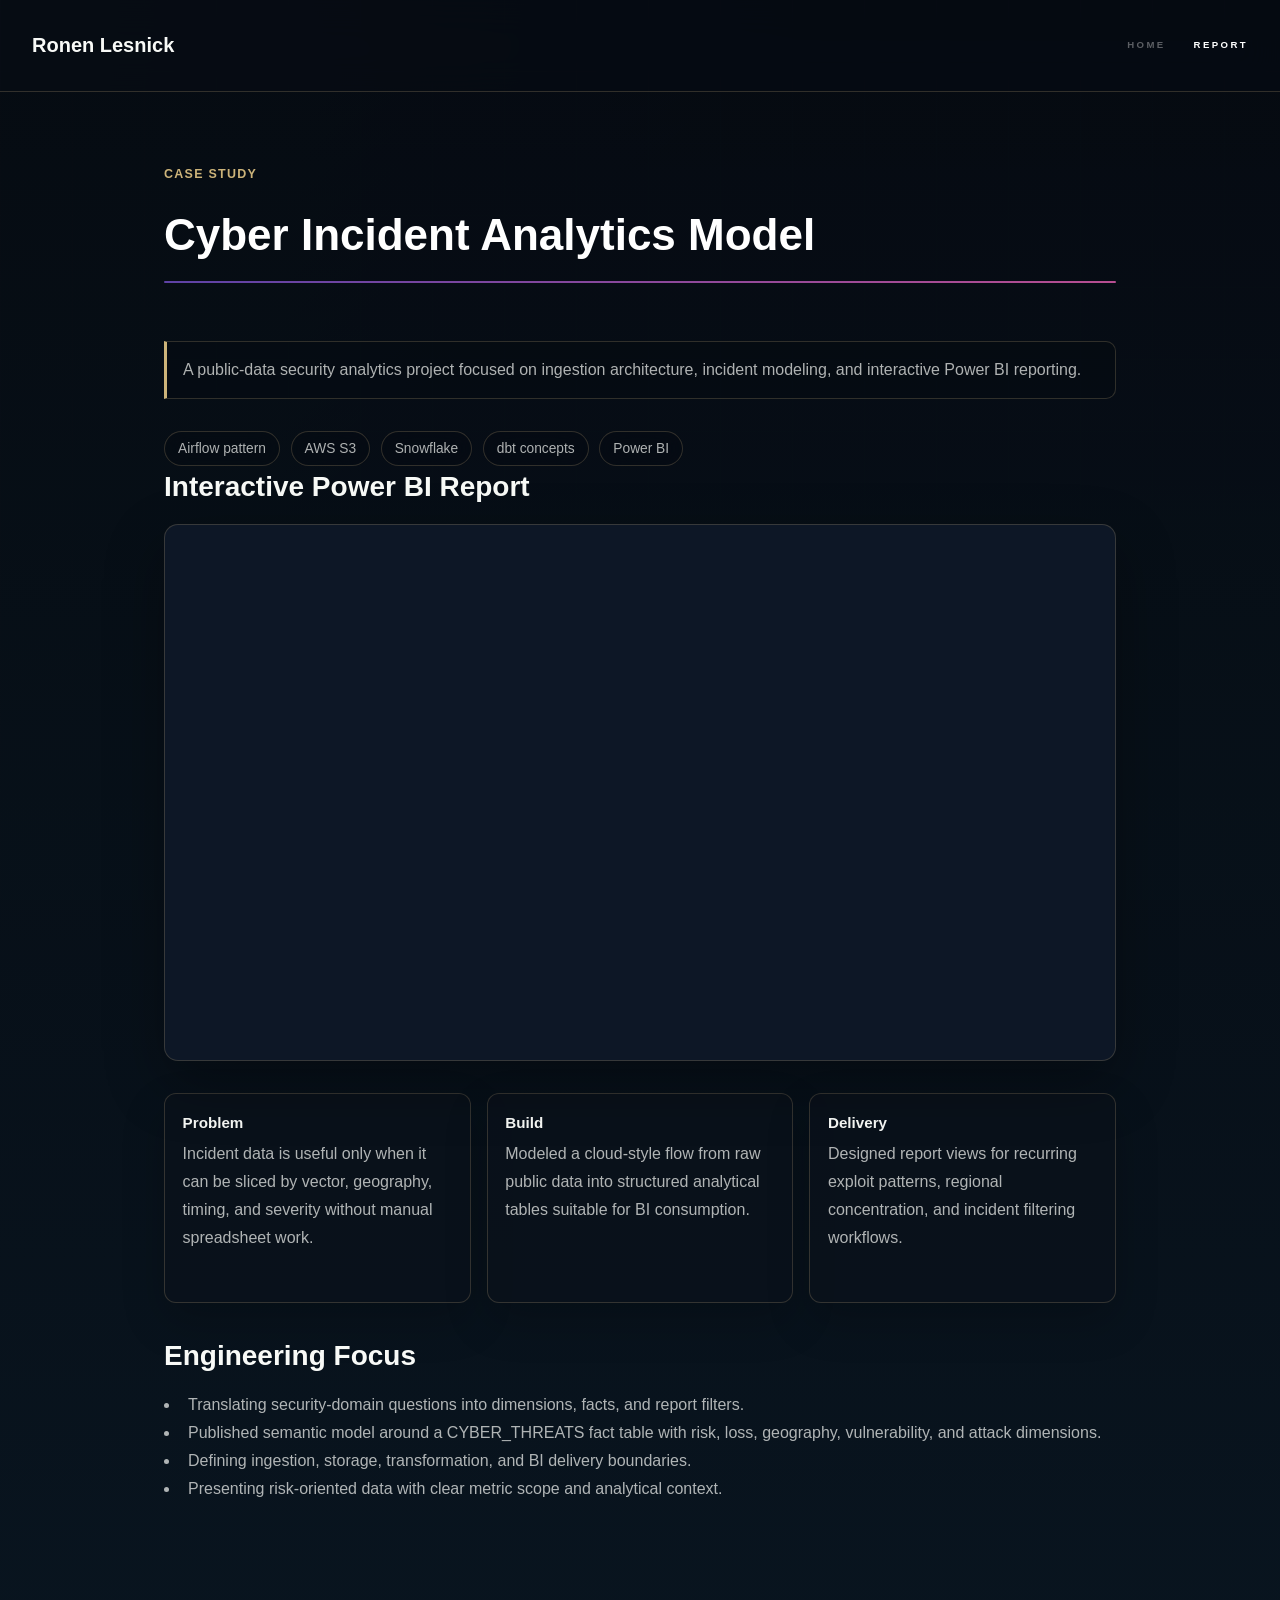
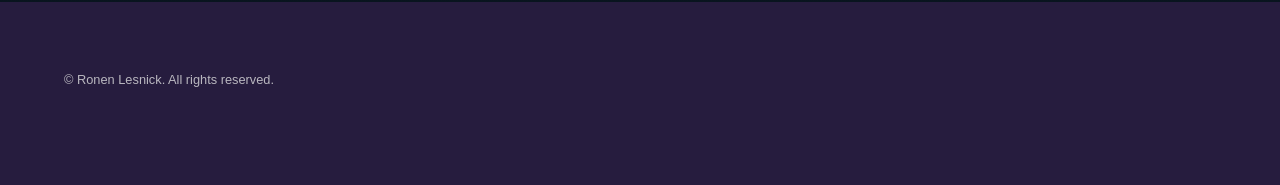
<file: generic copy 3.html>
<!DOCTYPE html>
<html lang="en">
<head>
  <meta charset="utf-8" />
  <meta name="viewport" content="width=device-width, initial-scale=1" />
  <meta http-equiv="refresh" content="0; url=cyber-incident-dashboard.html" />
  <link rel="canonical" href="cyber-incident-dashboard.html" />
  <title>Redirecting | Cyber Incident Analytics</title>
</head>
<body>
  <p>Redirecting to <a href="cyber-incident-dashboard.html">Cyber Incident Analytics Model</a>.</p>
  <script>window.location.replace('cyber-incident-dashboard.html');</script>
</body>
</html>
</file>
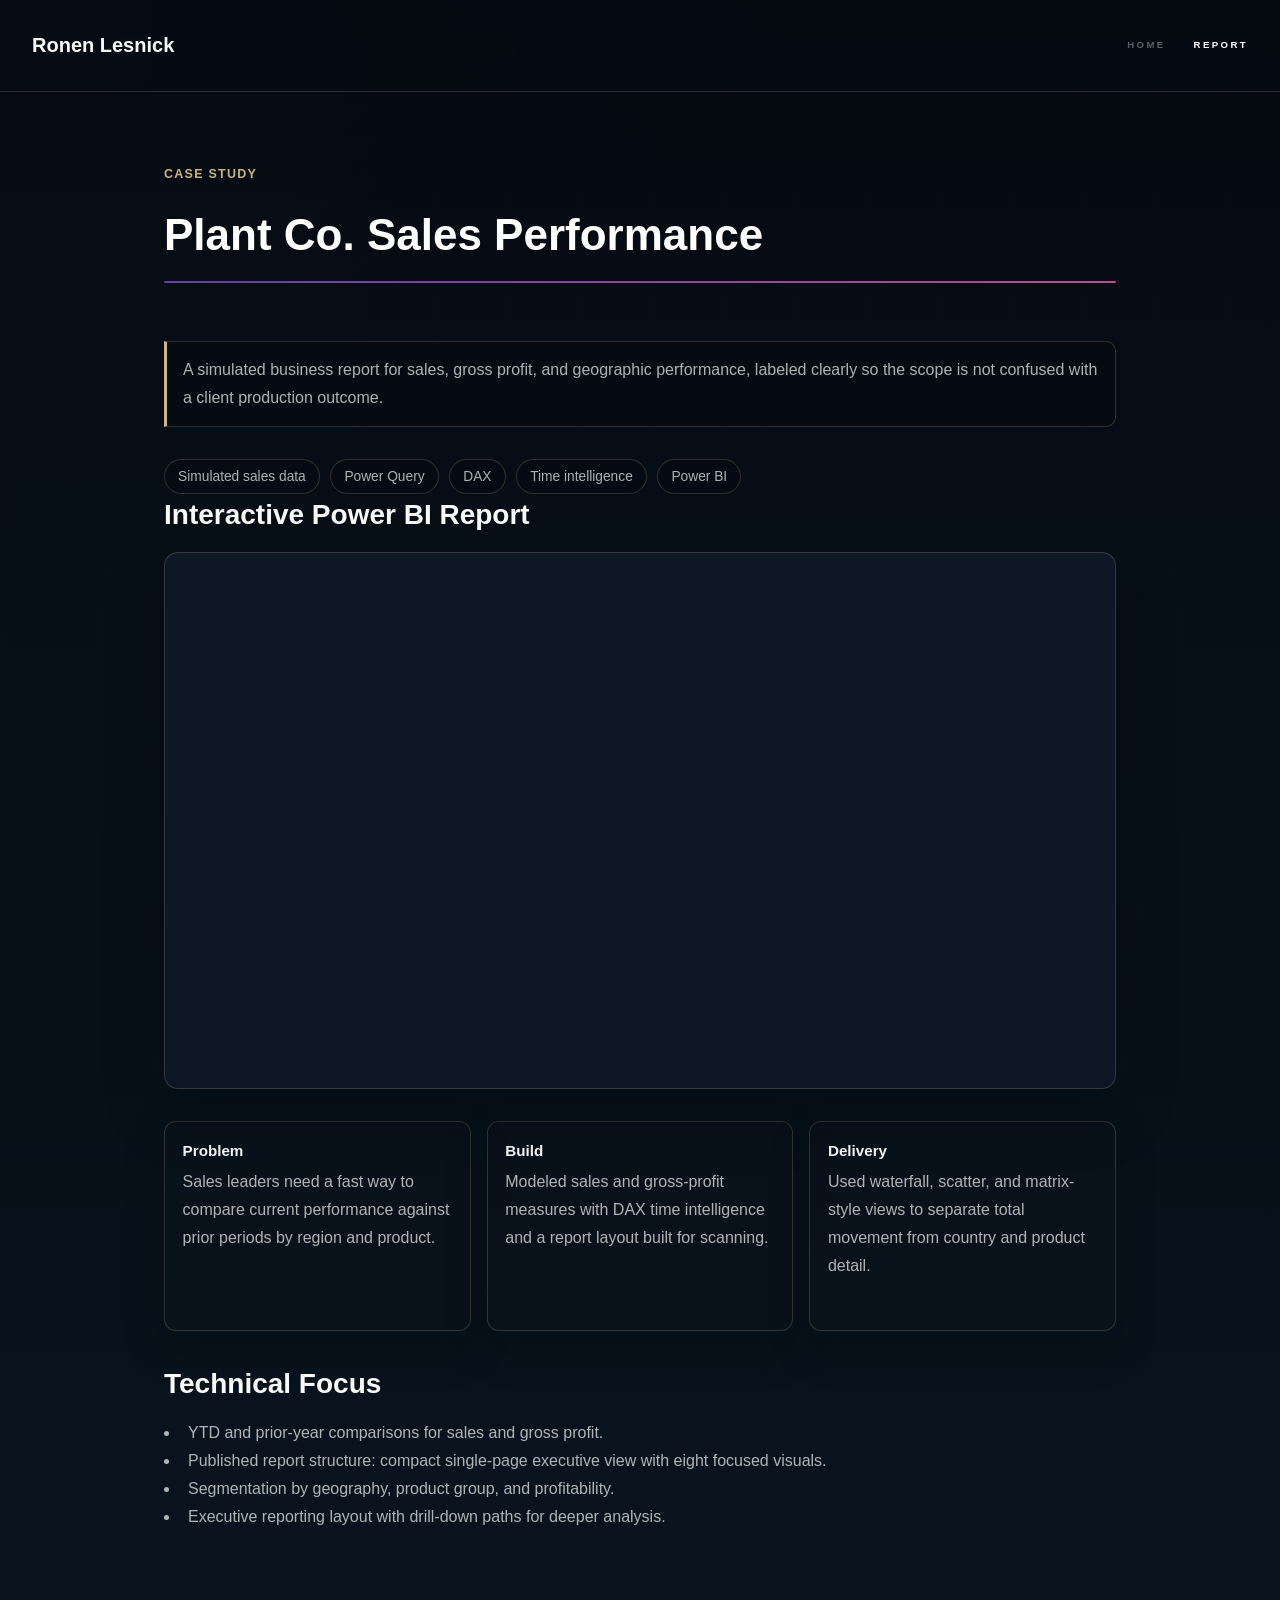
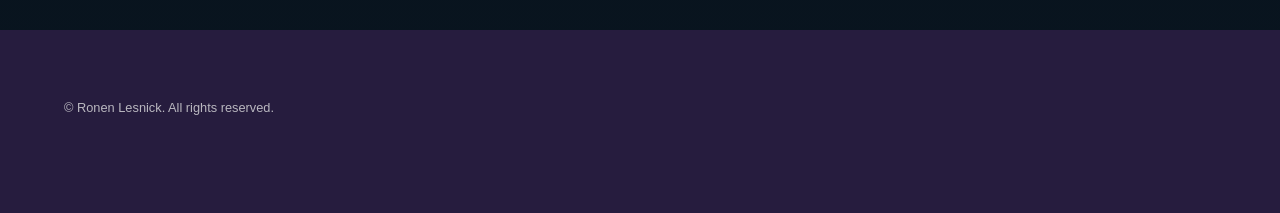
<file: generic copy.html>
<!DOCTYPE html>
<html lang="en">
<head>
  <meta charset="utf-8" />
  <meta name="viewport" content="width=device-width, initial-scale=1" />
  <meta http-equiv="refresh" content="0; url=plant-sales-dashboard.html" />
  <link rel="canonical" href="plant-sales-dashboard.html" />
  <title>Redirecting | Plant Co. Sales Performance</title>
</head>
<body>
  <p>Redirecting to <a href="plant-sales-dashboard.html">Plant Co. Sales Performance</a>.</p>
  <script>window.location.replace('plant-sales-dashboard.html');</script>
</body>
</html>
</file>
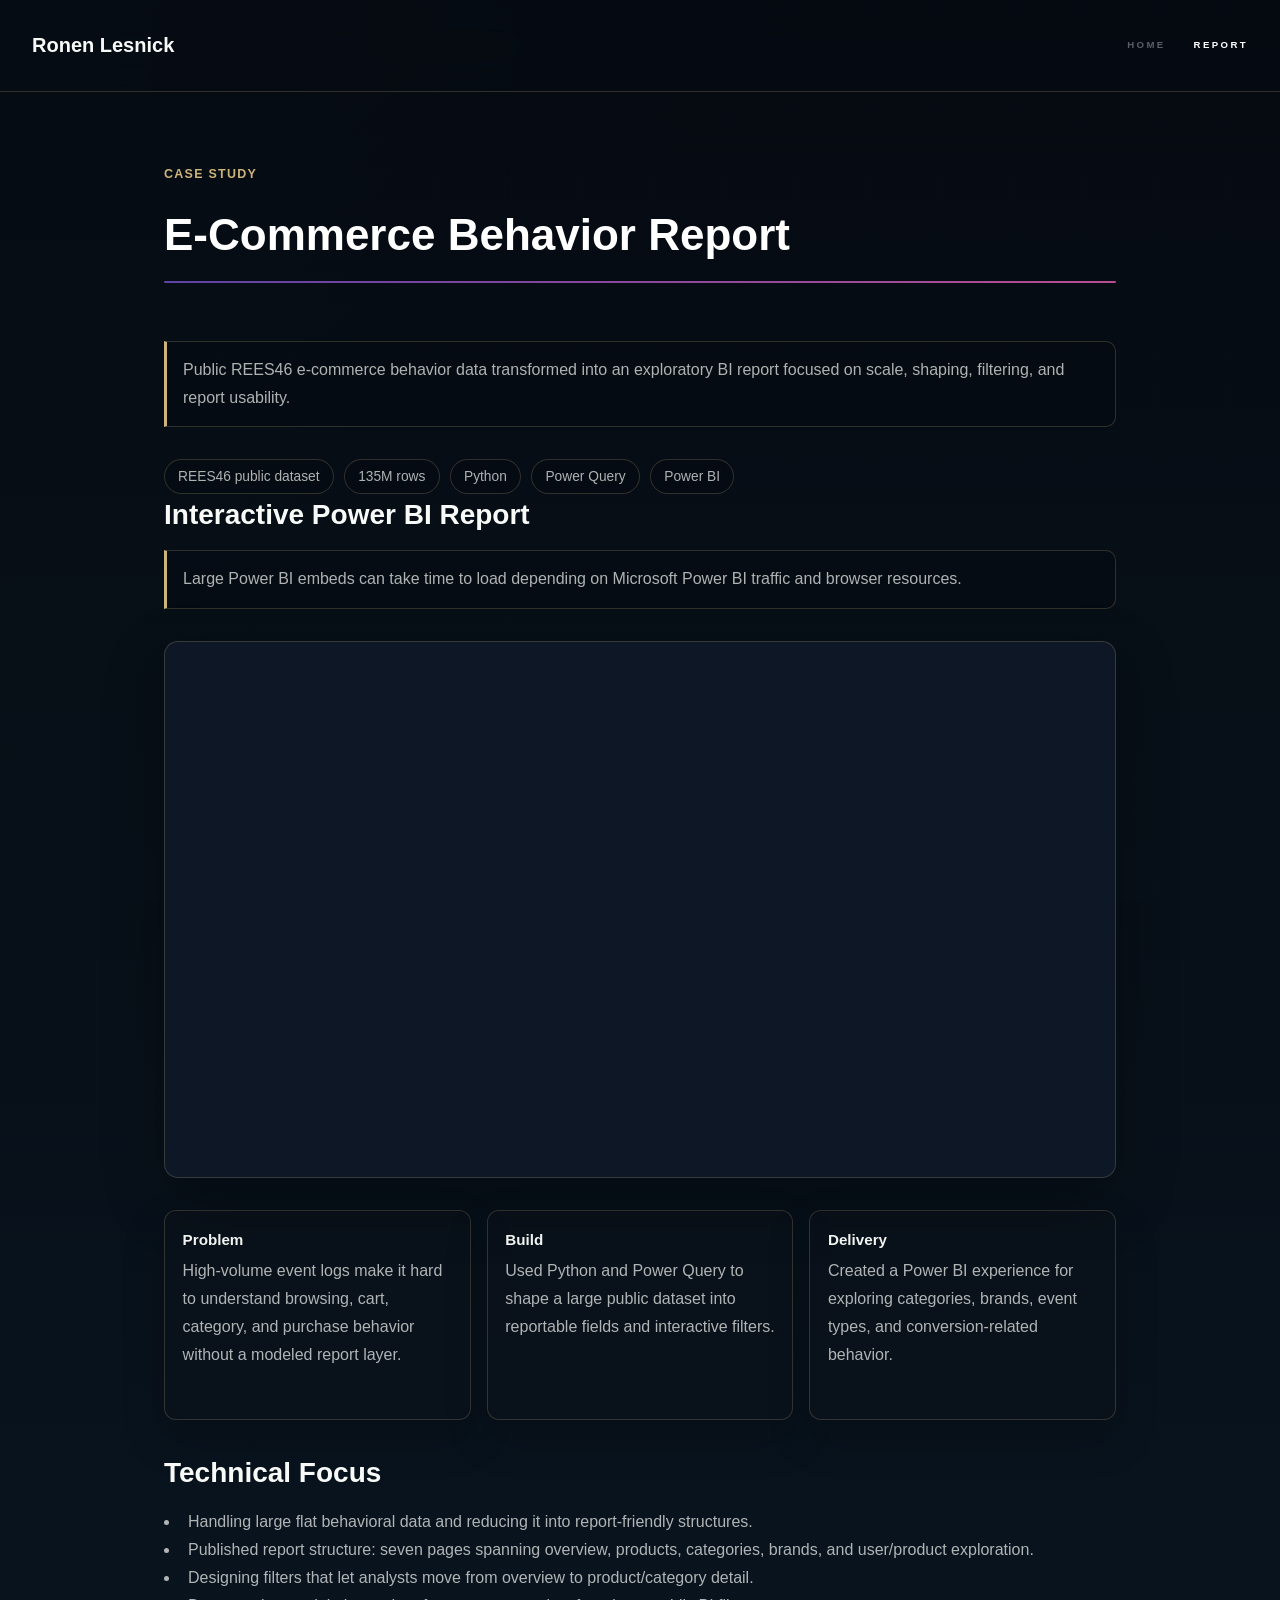
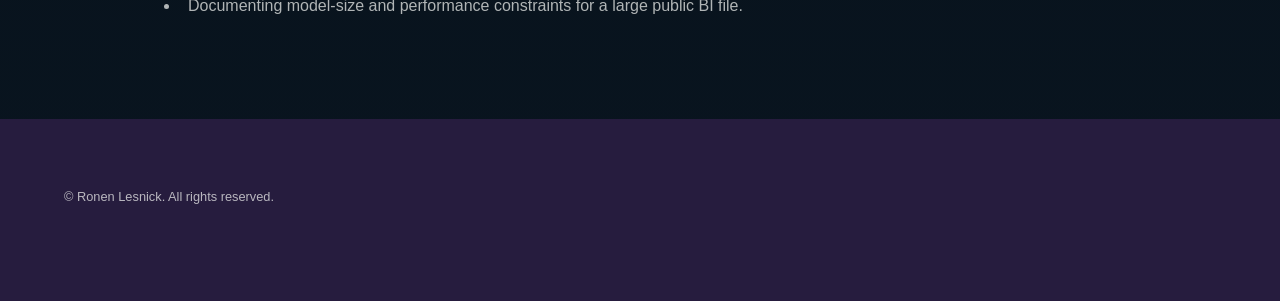
<file: generic.html>
<!DOCTYPE html>
<html lang="en">
<head>
  <meta charset="utf-8" />
  <meta name="viewport" content="width=device-width, initial-scale=1" />
  <meta http-equiv="refresh" content="0; url=ecommerce-behavior-dashboard.html" />
  <link rel="canonical" href="ecommerce-behavior-dashboard.html" />
  <title>Redirecting | E-Commerce Behavior Report</title>
</head>
<body>
  <p>Redirecting to <a href="ecommerce-behavior-dashboard.html">E-Commerce Behavior Report</a>.</p>
  <script>window.location.replace('ecommerce-behavior-dashboard.html');</script>
</body>
</html>
</file>
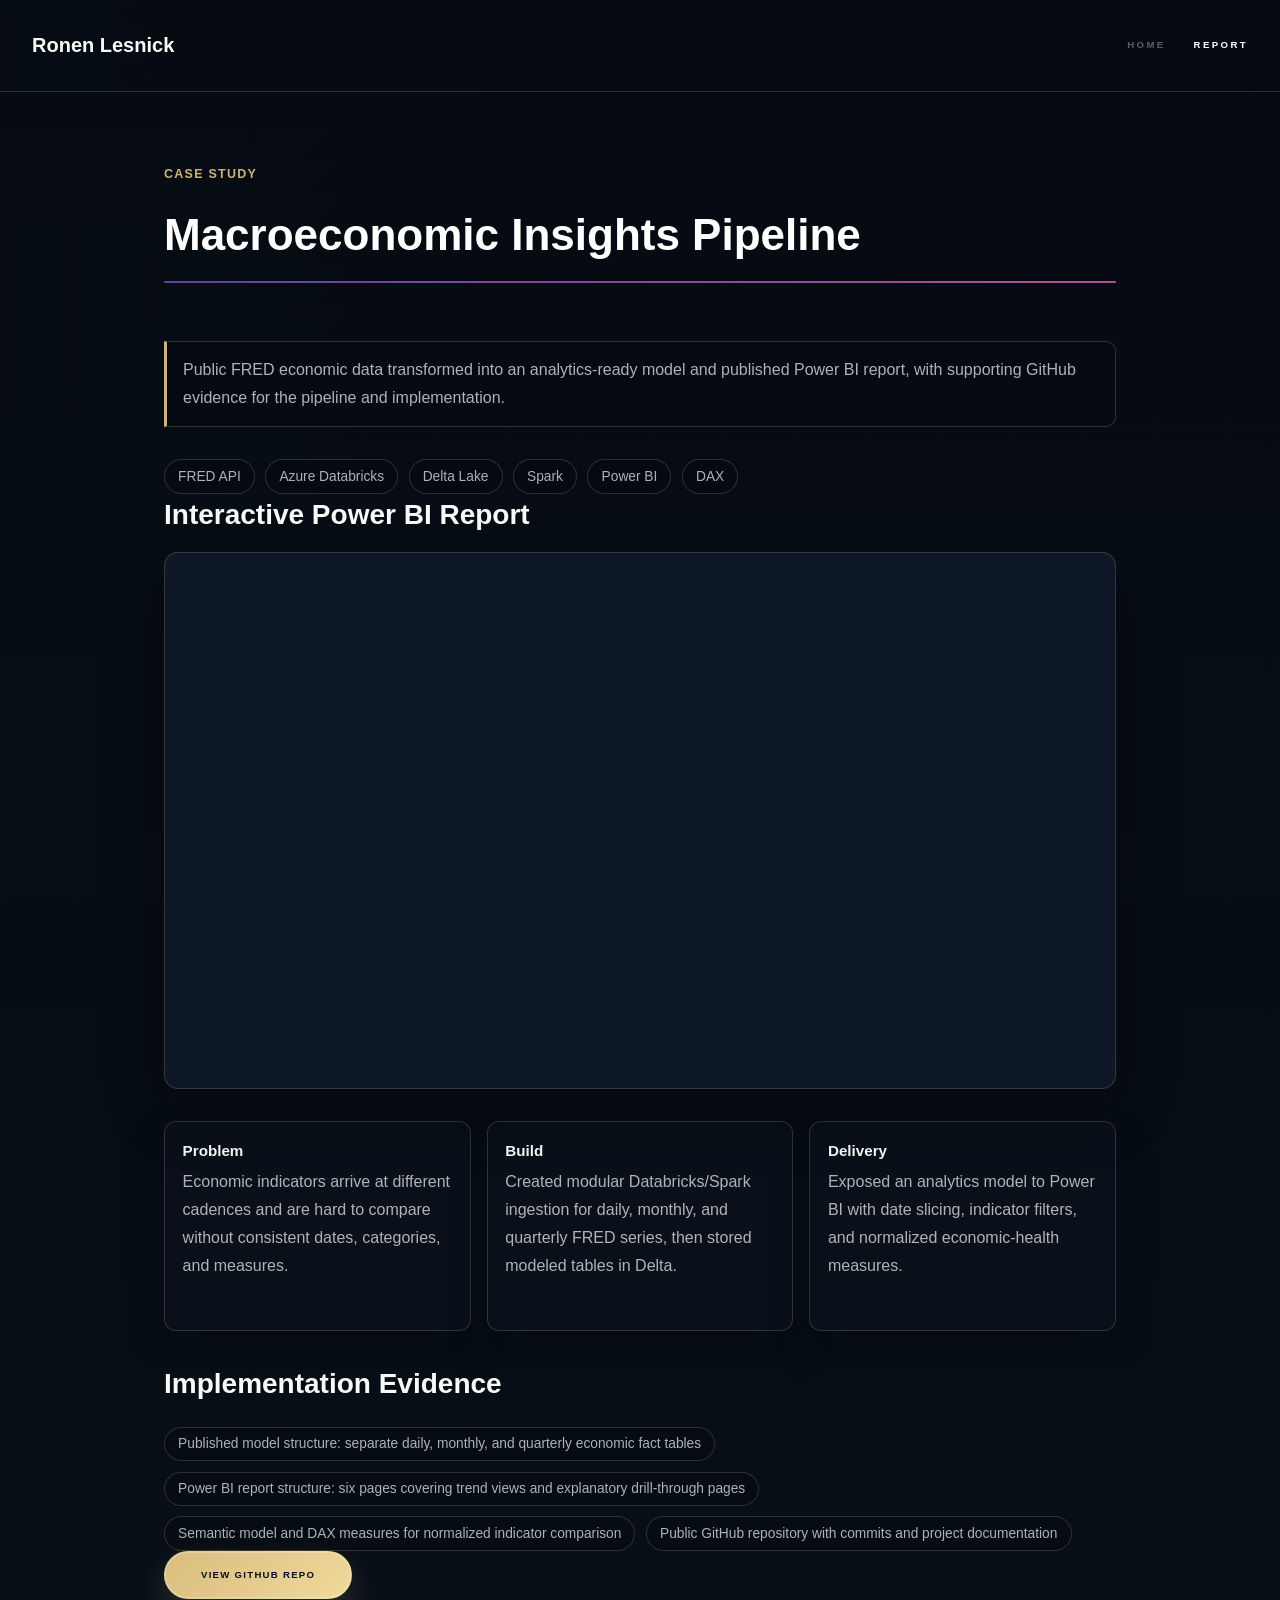
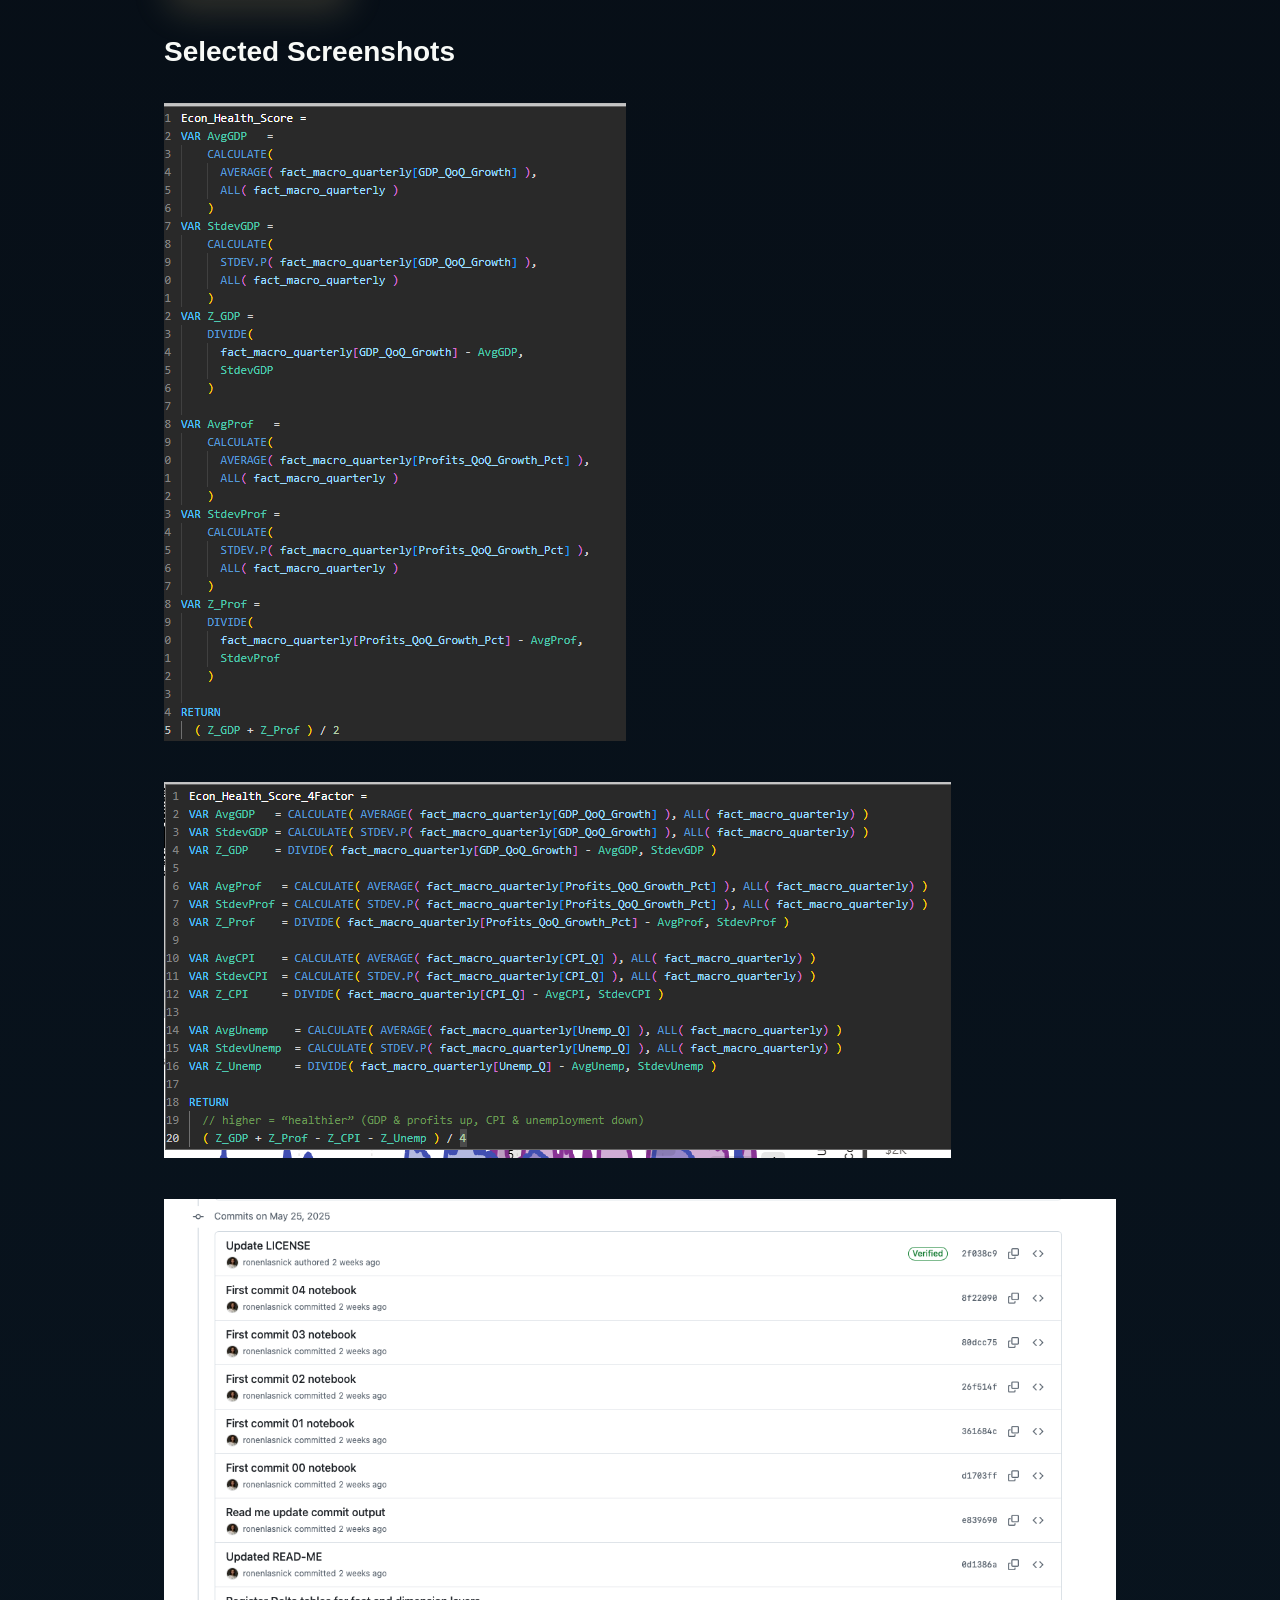
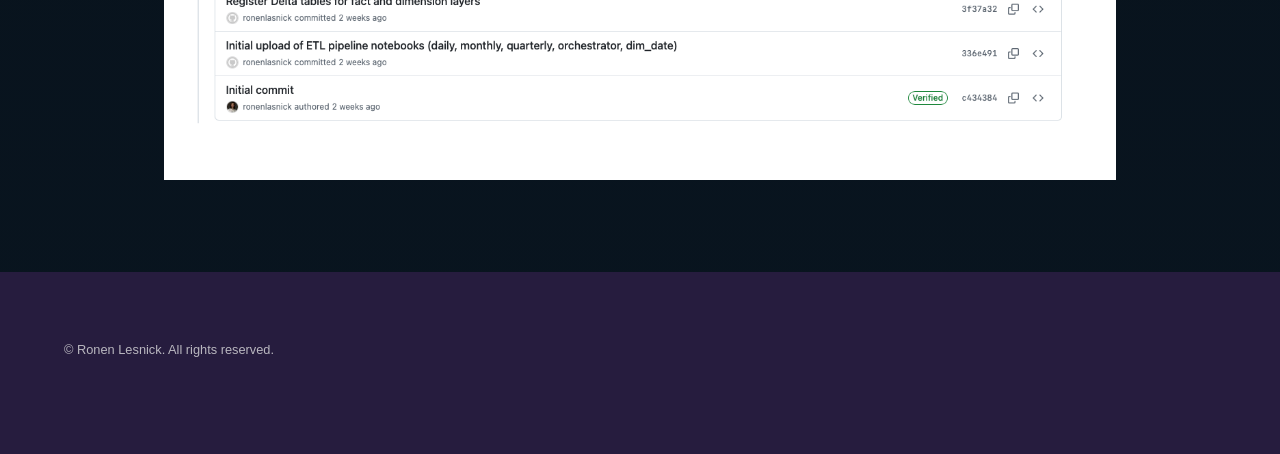
<file: macroeconomic-insights.html>
<!DOCTYPE HTML>
<html lang="en">
<head>
  <meta charset="utf-8" />
  <meta name="viewport" content="width=device-width, initial-scale=1" />
  <meta name="description" content="FRED macroeconomic data pipeline and Power BI report case study by Ronen Lesnick." />
  <title>Macroeconomic Insights Pipeline | Ronen Lesnick</title>
  <link rel="stylesheet" href="assets/css/main.css" />
  <link rel="stylesheet" href="assets/css/portfolio-polish.css" />
  <script>(function(w,d,s,l,i){w[l]=w[l]||[];w[l].push({'gtm.start':new Date().getTime(),event:'gtm.js'});var f=d.getElementsByTagName(s)[0],j=d.createElement(s),dl=l!='dataLayer'?'&l='+l:'';j.async=true;j.src='https://www.googletagmanager.com/gtm.js?id='+i+dl;f.parentNode.insertBefore(j,f);})(window,document,'script','dataLayer','GTM-PM6L84QZ');</script>
</head>
<body class="is-preload">
  <noscript><iframe src="https://www.googletagmanager.com/ns.html?id=GTM-PM6L84QZ" height="0" width="0" style="display:none;visibility:hidden"></iframe></noscript>
  <header id="header">
    <a href="index.html" class="title">Ronen Lesnick</a>
    <nav><ul><li><a href="index.html">Home</a></li><li><a href="#live-demo" class="active">Report</a></li></ul></nav>
  </header>

  <div id="wrapper">
    <section id="main" class="wrapper case-study">
      <div class="inner">
        <span class="eyebrow">Case Study</span>
        <h1 class="major">Macroeconomic Insights Pipeline</h1>
        <p class="note">Public FRED economic data transformed into an analytics-ready model and published Power BI report, with supporting GitHub evidence for the pipeline and implementation.</p>

        <ul class="project-meta">
          <li>FRED API</li>
          <li>Azure Databricks</li>
          <li>Delta Lake</li>
          <li>Spark</li>
          <li>Power BI</li>
          <li>DAX</li>
        </ul>

        <h2 id="live-demo">Interactive Power BI Report</h2>
        <div class="responsive-container">
          <iframe title="FRED macroeconomic Power BI report" aria-label="Federal Reserve economic Power BI report" src="https://app.powerbi.com/view?r=eyJrIjoiNDdiNGIwY2QtNjQwMC00YzI2LTk0NjUtMGQwMDdjMzE2MGEzIiwidCI6IjVlYTllZmMyLTYzN2ItNGJmMy1hOTc3LTUwZmZhZWI4ZmU2ZiJ9" allowfullscreen></iframe>
        </div>

        <div class="project-summary">
          <article>
            <h3>Problem</h3>
            <p>Economic indicators arrive at different cadences and are hard to compare without consistent dates, categories, and measures.</p>
          </article>
          <article>
            <h3>Build</h3>
            <p>Created modular Databricks/Spark ingestion for daily, monthly, and quarterly FRED series, then stored modeled tables in Delta.</p>
          </article>
          <article>
            <h3>Delivery</h3>
            <p>Exposed an analytics model to Power BI with date slicing, indicator filters, and normalized economic-health measures.</p>
          </article>
        </div>

        <h2>Implementation Evidence</h2>
        <ul class="proof-list">
          <li>Published model structure: separate daily, monthly, and quarterly economic fact tables</li>
          <li>Power BI report structure: six pages covering trend views and explanatory drill-through pages</li>
          <li>Semantic model and DAX measures for normalized indicator comparison</li>
          <li>Public GitHub repository with commits and project documentation</li>
        </ul>
        <p><a href="https://github.com/ronenlasnick/Fred_Data_-Repo" class="button primary">View GitHub repo</a></p>

        <h2>Selected Screenshots</h2>
        <img src="images/git_prs.png" alt="FRED project pull request screenshot" style="max-width:100%; margin:1em 0;" />
        <img src="images/git_commits.png" alt="FRED project commit screenshot" style="max-width:100%; margin:1em 0;" />
        <img src="images/fred_dashboard.png" alt="FRED Power BI report screenshot" style="max-width:100%; margin:1em 0;" />
      </div>
    </section>
  </div>

  <footer id="footer" class="wrapper alt">
    <div class="inner"><ul class="menu"><li>&copy; Ronen Lesnick. All rights reserved.</li></ul></div>
  </footer>
  <script src="assets/js/jquery.min.js"></script>
  <script src="assets/js/jquery.scrollex.min.js"></script>
  <script src="assets/js/jquery.scrolly.min.js"></script>
  <script src="assets/js/browser.min.js"></script>
  <script src="assets/js/breakpoints.min.js"></script>
  <script src="assets/js/util.js"></script>
  <script src="assets/js/main.js"></script>
  <script src="assets/js/portfolio-analytics.js"></script>
</body>
</html>
</file>
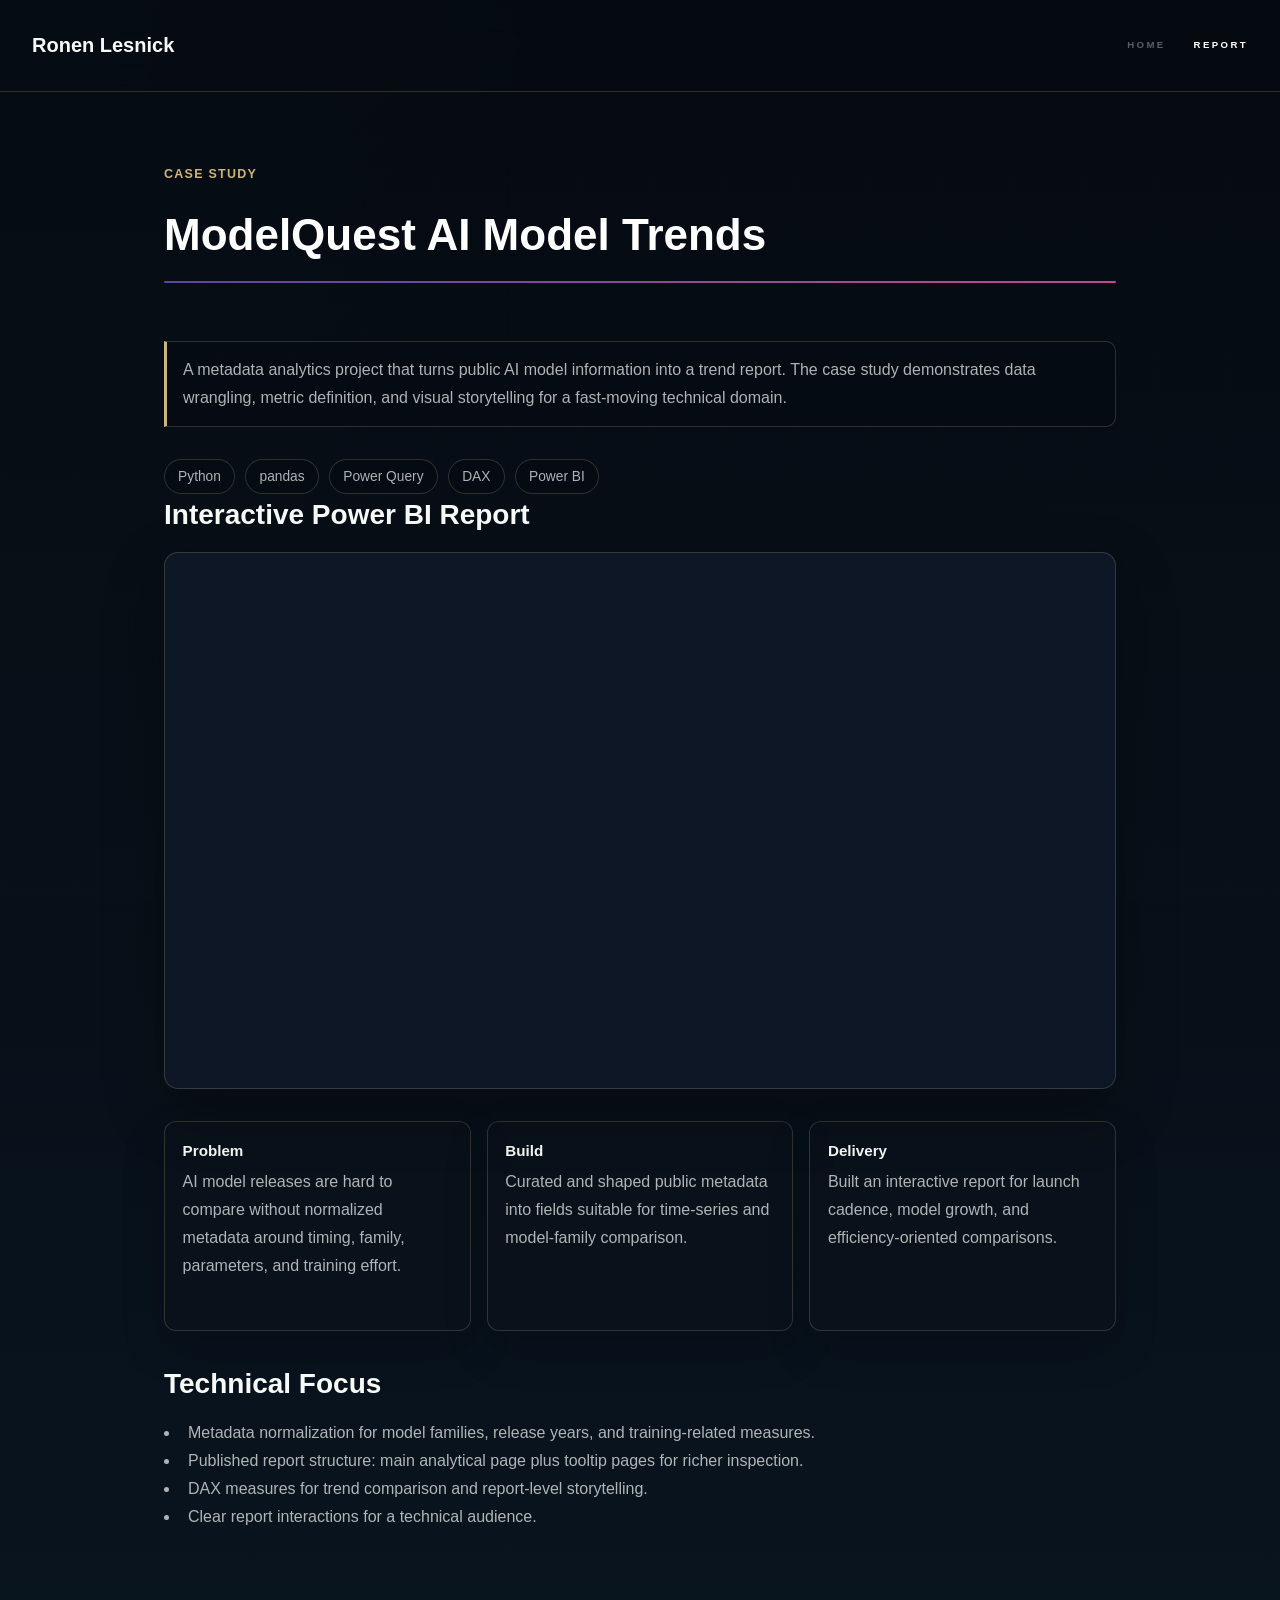
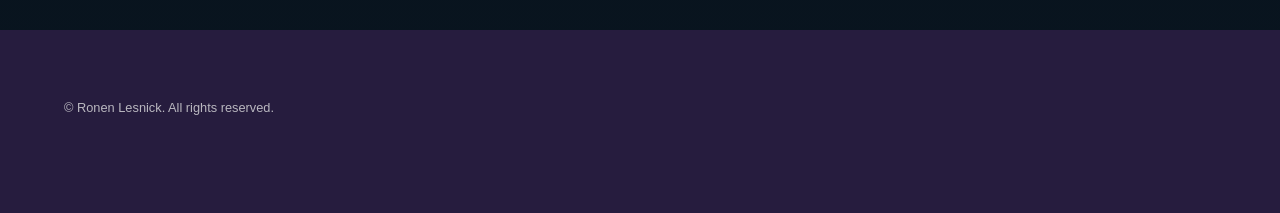
<file: modelquest-dashboard.html>
<!DOCTYPE HTML>
<html lang="en">
<head>
  <meta charset="utf-8" />
  <meta name="viewport" content="width=device-width, initial-scale=1" />
  <meta name="description" content="AI model metadata and Power BI trend report case study by Ronen Lesnick." />
  <title>ModelQuest AI Model Trends | Ronen Lesnick</title>
  <link rel="stylesheet" href="assets/css/main.css" />
  <link rel="stylesheet" href="assets/css/portfolio-polish.css" />
  <script>(function(w,d,s,l,i){w[l]=w[l]||[];w[l].push({'gtm.start':new Date().getTime(),event:'gtm.js'});var f=d.getElementsByTagName(s)[0],j=d.createElement(s),dl=l!=='dataLayer'?'&l='+l:'';j.async=true;j.src='https://www.googletagmanager.com/gtm.js?id='+i+dl;f.parentNode.insertBefore(j,f);})(window,document,'script','dataLayer','GTM-PM6L84QZ');</script>
</head>
<body class="is-preload">
  <noscript><iframe src="https://www.googletagmanager.com/ns.html?id=GTM-PM6L84QZ" height="0" width="0" style="display:none;visibility:hidden"></iframe></noscript>
  <header id="header">
    <a href="index.html" class="title">Ronen Lesnick</a>
    <nav><ul><li><a href="index.html">Home</a></li><li><a href="#live-demo" class="active">Report</a></li></ul></nav>
  </header>

  <div id="wrapper">
    <section id="main" class="wrapper case-study">
      <div class="inner">
        <span class="eyebrow">Case Study</span>
        <h1 class="major">ModelQuest AI Model Trends</h1>
        <p class="note">A metadata analytics project that turns public AI model information into a trend report. The case study demonstrates data wrangling, metric definition, and visual storytelling for a fast-moving technical domain.</p>
        <ul class="project-meta">
          <li>Python</li>
          <li>pandas</li>
          <li>Power Query</li>
          <li>DAX</li>
          <li>Power BI</li>
        </ul>

        <h2 id="live-demo">Interactive Power BI Report</h2>
        <div class="responsive-container">
          <iframe title="ModelQuest AI model trend Power BI report" src="https://app.powerbi.com/view?r=eyJrIjoiYjJhZDNhOTEtMjk4Yi00ZGJjLTlkYzUtMDM5MDRhMTAzMmY3IiwidCI6IjVlYTllZmMyLTYzN2ItNGJmMy1hOTc3LTUwZmZhZWI4ZmU2ZiJ9" allowfullscreen></iframe>
        </div>

        <div class="project-summary">
          <article>
            <h3>Problem</h3>
            <p>AI model releases are hard to compare without normalized metadata around timing, family, parameters, and training effort.</p>
          </article>
          <article>
            <h3>Build</h3>
            <p>Curated and shaped public metadata into fields suitable for time-series and model-family comparison.</p>
          </article>
          <article>
            <h3>Delivery</h3>
            <p>Built an interactive report for launch cadence, model growth, and efficiency-oriented comparisons.</p>
          </article>
        </div>

        <h2>Technical Focus</h2>
        <ul>
          <li>Metadata normalization for model families, release years, and training-related measures.</li>
          <li>Published report structure: main analytical page plus tooltip pages for richer inspection.</li>
          <li>DAX measures for trend comparison and report-level storytelling.</li>
          <li>Clear report interactions for a technical audience.</li>
        </ul>
      </div>
    </section>
  </div>

  <footer id="footer" class="wrapper alt">
    <div class="inner"><ul class="menu"><li>&copy; Ronen Lesnick. All rights reserved.</li></ul></div>
  </footer>
  <script src="assets/js/jquery.min.js"></script>
  <script src="assets/js/jquery.scrollex.min.js"></script>
  <script src="assets/js/jquery.scrolly.min.js"></script>
  <script src="assets/js/browser.min.js"></script>
  <script src="assets/js/breakpoints.min.js"></script>
  <script src="assets/js/util.js"></script>
  <script src="assets/js/main.js"></script>
  <script src="assets/js/portfolio-analytics.js"></script>
</body>
</html>
</file>
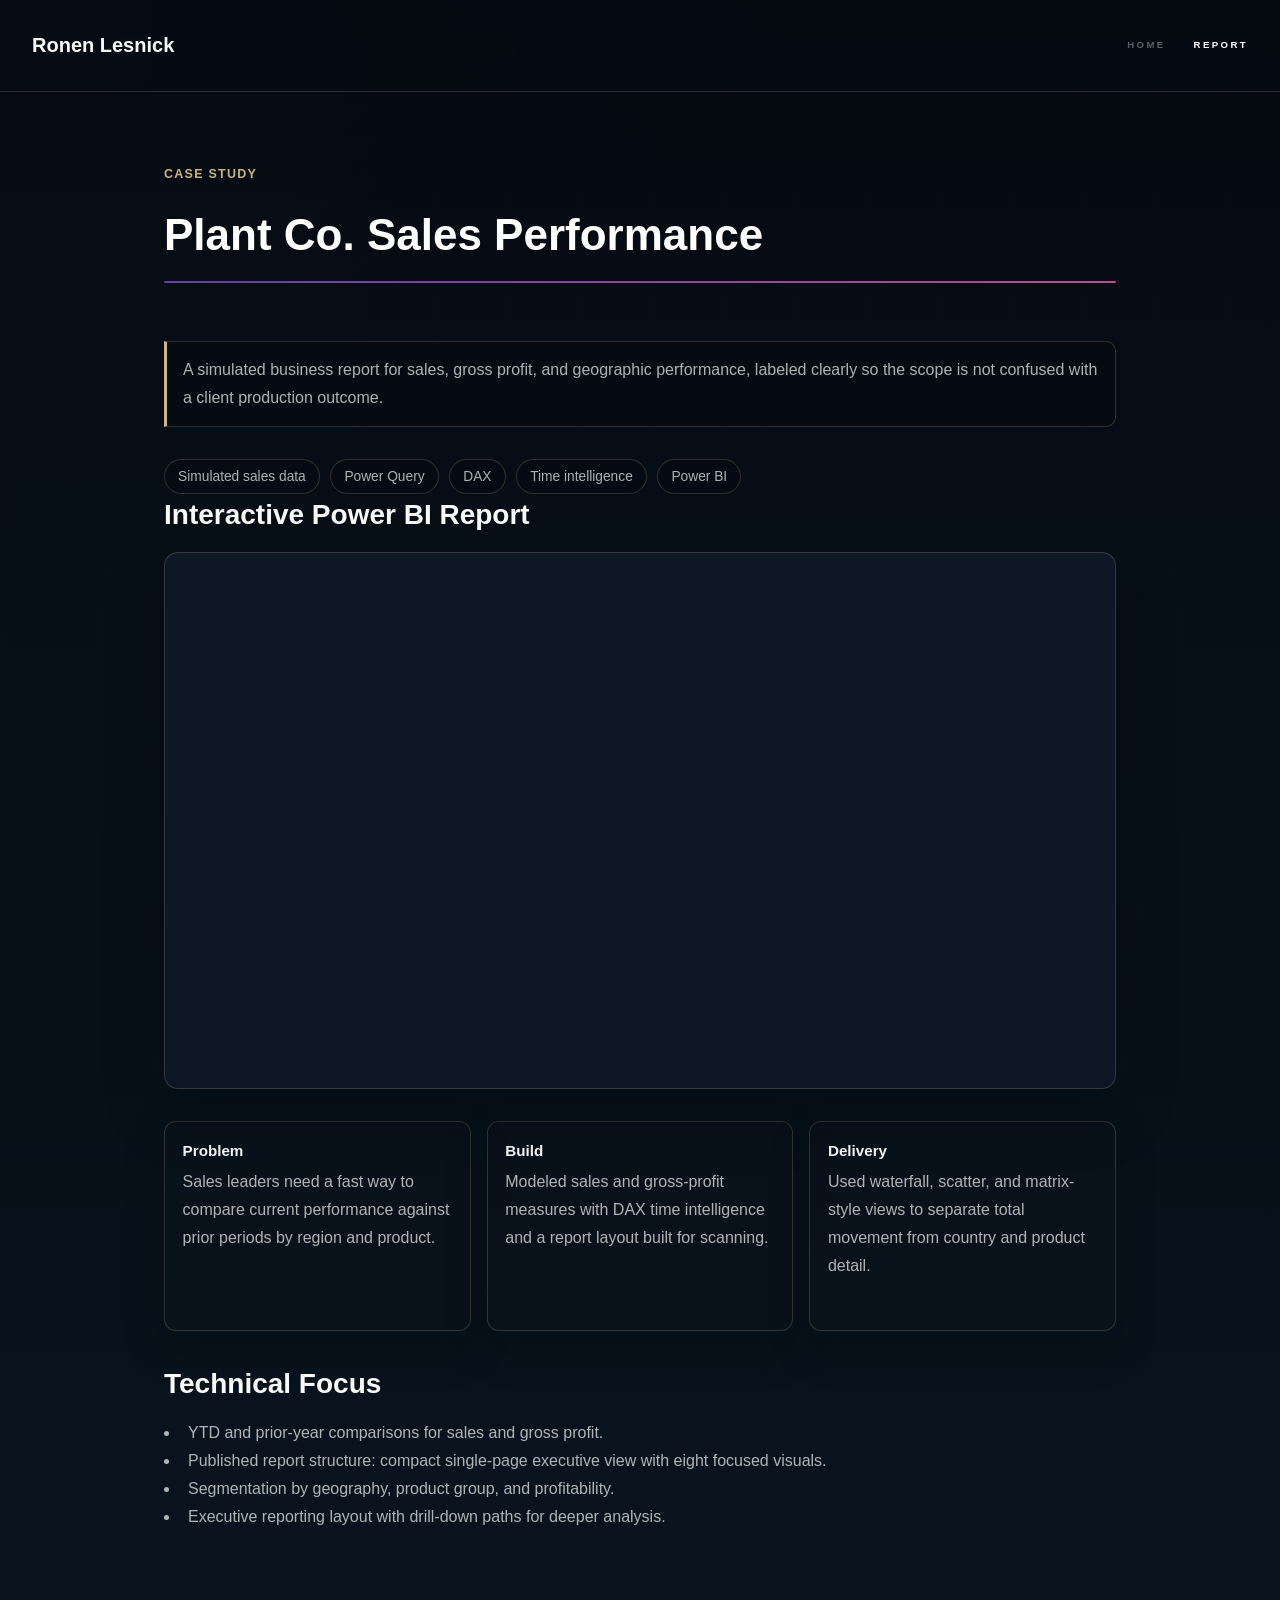
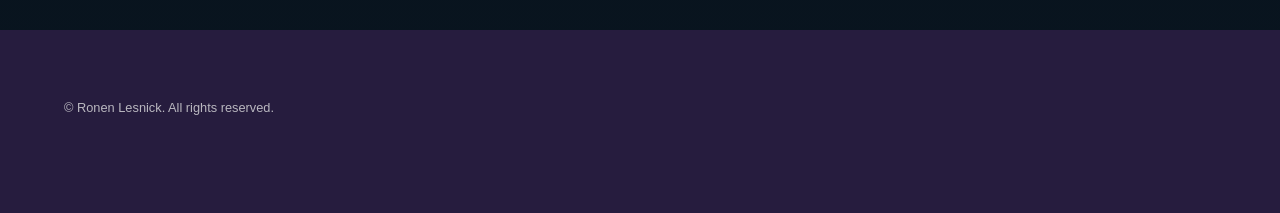
<file: plant-sales-dashboard.html>
<!DOCTYPE HTML>
<html lang="en">
<head>
  <meta charset="utf-8" />
  <meta name="viewport" content="width=device-width, initial-scale=1" />
  <meta name="description" content="Plant Co sales performance Power BI case study by Ronen Lesnick." />
  <title>Plant Co. Sales Performance | Ronen Lesnick</title>
  <link rel="stylesheet" href="assets/css/main.css" />
  <link rel="stylesheet" href="assets/css/portfolio-polish.css" />
  <script>(function(w,d,s,l,i){w[l]=w[l]||[];w[l].push({'gtm.start':new Date().getTime(),event:'gtm.js'});var f=d.getElementsByTagName(s)[0],j=d.createElement(s),dl=l!='dataLayer'?'&l='+l:'';j.async=true;j.src='https://www.googletagmanager.com/gtm.js?id='+i+dl;f.parentNode.insertBefore(j,f);})(window,document,'script','dataLayer','GTM-PM6L84QZ');</script>
</head>
<body class="is-preload">
  <noscript><iframe src="https://www.googletagmanager.com/ns.html?id=GTM-PM6L84QZ" height="0" width="0" style="display:none;visibility:hidden"></iframe></noscript>
  <header id="header">
    <a href="index.html" class="title">Ronen Lesnick</a>
    <nav><ul><li><a href="index.html">Home</a></li><li><a href="#live-demo" class="active">Report</a></li></ul></nav>
  </header>

  <div id="wrapper">
    <section id="main" class="wrapper case-study">
      <div class="inner">
        <span class="eyebrow">Case Study</span>
        <h1 class="major">Plant Co. Sales Performance</h1>
        <p class="note">A simulated business report for sales, gross profit, and geographic performance, labeled clearly so the scope is not confused with a client production outcome.</p>
        <ul class="project-meta">
          <li>Simulated sales data</li>
          <li>Power Query</li>
          <li>DAX</li>
          <li>Time intelligence</li>
          <li>Power BI</li>
        </ul>

        <h2 id="live-demo">Interactive Power BI Report</h2>
        <div class="responsive-container">
          <iframe title="Plant Co sales performance Power BI report" src="https://app.powerbi.com/view?r=eyJrIjoiMzM1ODg5ZDAtNmMyOS00MTAzLWJhODAtZjMzMjEwNGZjNmI5IiwidCI6IjVlYTllZmMyLTYzN2ItNGJmMy1hOTc3LTUwZmZhZWI4ZmU2ZiJ9" allowfullscreen></iframe>
        </div>

        <div class="project-summary">
          <article>
            <h3>Problem</h3>
            <p>Sales leaders need a fast way to compare current performance against prior periods by region and product.</p>
          </article>
          <article>
            <h3>Build</h3>
            <p>Modeled sales and gross-profit measures with DAX time intelligence and a report layout built for scanning.</p>
          </article>
          <article>
            <h3>Delivery</h3>
            <p>Used waterfall, scatter, and matrix-style views to separate total movement from country and product detail.</p>
          </article>
        </div>

        <h2>Technical Focus</h2>
        <ul>
          <li>YTD and prior-year comparisons for sales and gross profit.</li>
          <li>Published report structure: compact single-page executive view with eight focused visuals.</li>
          <li>Segmentation by geography, product group, and profitability.</li>
          <li>Executive reporting layout with drill-down paths for deeper analysis.</li>
        </ul>
      </div>
    </section>
  </div>

  <footer id="footer" class="wrapper alt">
    <div class="inner"><ul class="menu"><li>&copy; Ronen Lesnick. All rights reserved.</li></ul></div>
  </footer>
  <script src="assets/js/jquery.min.js"></script>
  <script src="assets/js/jquery.scrollex.min.js"></script>
  <script src="assets/js/jquery.scrolly.min.js"></script>
  <script src="assets/js/browser.min.js"></script>
  <script src="assets/js/breakpoints.min.js"></script>
  <script src="assets/js/util.js"></script>
  <script src="assets/js/main.js"></script>
  <script src="assets/js/portfolio-analytics.js"></script>
</body>
</html>
</file>
<file: assets/css/portfolio-polish.css>
/* Portfolio-specific polish layered on top of the HTML5 UP template. */

:root {
  --portfolio-ink: #f8faf7;
  --portfolio-muted: rgba(248, 250, 247, 0.7);
  --portfolio-panel: rgba(10, 18, 28, 0.82);
  --portfolio-panel-strong: rgba(12, 23, 35, 0.94);
  --portfolio-line: rgba(224, 196, 142, 0.2);
  --portfolio-accent: #cdb47a;
  --portfolio-accent-2: #5eead4;
  --portfolio-deep: #060b12;
  --portfolio-forest: #0c221f;
}

html {
  scroll-behavior: smooth;
}

body {
  background: var(--portfolio-deep);
  color: var(--portfolio-ink);
}

body:before {
  content: "";
  position: fixed;
  inset: 0;
  z-index: -1;
  background:
    linear-gradient(90deg, rgba(224, 196, 142, 0.06) 1px, transparent 1px),
    linear-gradient(0deg, rgba(224, 196, 142, 0.045) 1px, transparent 1px),
    linear-gradient(135deg, rgba(94, 234, 212, 0.1), transparent 38%),
    linear-gradient(180deg, #060b12 0%, #091520 45%, #0c221f 100%);
  background-size: 72px 72px, 72px 72px, auto, auto;
}

#intro {
  background:
    linear-gradient(90deg, rgba(6, 11, 18, 0.98) 0%, rgba(6, 11, 18, 0.86) 48%, rgba(6, 11, 18, 0.5) 100%),
    linear-gradient(180deg, rgba(6, 11, 18, 0.2), rgba(6, 11, 18, 0.94)),
    url("../../images/generated/hero-data-luxury.svg") 72% center / cover no-repeat;
  min-height: 88vh;
}

#intro .inner {
  max-width: 900px;
  padding-top: 4rem;
  padding-bottom: 4rem;
}

#intro h1 {
  max-width: 820px;
  margin-bottom: 1.1rem;
  color: var(--portfolio-ink);
  font-size: clamp(3rem, 8vw, 6.7rem);
  line-height: 0.92;
  letter-spacing: 0;
}

#intro p {
  max-width: 720px;
  color: var(--portfolio-muted);
  font-size: 1.08rem;
  line-height: 1.75;
}

#sidebar {
  background: linear-gradient(180deg, rgba(6, 11, 18, 0.98), rgba(9, 21, 32, 0.98));
  border-right: 1px solid var(--portfolio-line);
}

#sidebar nav a {
  color: rgba(248, 250, 247, 0.62);
  letter-spacing: 0.12rem;
}

#sidebar nav a:before,
#sidebar nav a:after {
  background: var(--portfolio-accent);
}

#header {
  background: rgba(6, 11, 18, 0.9);
  border-bottom: 1px solid var(--portfolio-line);
  backdrop-filter: blur(18px);
}

#header .title,
#header nav a {
  color: var(--portfolio-ink);
}

.eyebrow {
  display: inline-block;
  margin-bottom: 1rem;
  color: var(--portfolio-accent);
  font-size: 0.78rem;
  font-weight: 700;
  letter-spacing: 0.08rem;
  text-transform: uppercase;
}

.hero-metrics,
.project-meta,
.proof-list {
  display: flex;
  flex-wrap: wrap;
  gap: 0.65rem;
  margin: 1.35rem 0 0;
  padding: 0;
  list-style: none;
}

.hero-metrics li,
.project-meta li,
.proof-list li {
  border: 1px solid var(--portfolio-line);
  border-radius: 999px;
  background: rgba(6, 11, 18, 0.42);
  padding: 0.48rem 0.82rem;
  color: var(--portfolio-ink);
  font-size: 0.86rem;
  line-height: 1.25;
  backdrop-filter: blur(12px);
}

.actions {
  margin-top: 1.6rem;
}

a.button {
  border-radius: 999px;
  letter-spacing: 0.08rem;
  transition: transform 0.18s ease, background 0.18s ease, box-shadow 0.18s ease;
}

a.button:hover {
  transform: translateY(-1px);
}

.spotlights > section > .image:before {
  background:
    linear-gradient(180deg, rgba(6, 11, 18, 0), rgba(6, 11, 18, 0.42)),
    rgba(6, 11, 18, 0.08);
}

.spotlights > section > .content {
  background: transparent;
}

.spotlights h2,
.wrapper h2,
.wrapper h3 {
  color: var(--portfolio-ink);
}

.spotlights p,
.wrapper p,
.wrapper li {
  color: var(--portfolio-muted);
}

.spotlights {
  padding: 1.4rem;
  background: transparent;
}

.spotlights > section {
  display: grid;
  grid-template-columns: minmax(260px, 0.42fr) minmax(0, 1fr);
  gap: 0;
  min-height: 0;
  margin: 0 auto 1.4rem;
  overflow: hidden;
  border: 1px solid var(--portfolio-line);
  border-radius: 14px;
  background: linear-gradient(145deg, rgba(13, 25, 38, 0.95), rgba(6, 11, 18, 0.94));
  box-shadow: 0 26px 80px rgba(0, 0, 0, 0.34);
}

.spotlights > section:nth-child(2),
.spotlights > section:nth-child(3) {
  background: linear-gradient(145deg, rgba(13, 25, 38, 0.95), rgba(6, 11, 18, 0.94));
}

.spotlights > section > .image {
  width: auto;
  min-height: 360px;
}

.spotlights > section > .image img {
  height: 100%;
  object-fit: cover;
  filter: saturate(0.88) contrast(1.05);
  transition: transform 0.5s ease, filter 0.5s ease;
}

.spotlights > section:hover > .image img {
  transform: scale(1.035);
  filter: saturate(1) contrast(1.08);
}

.spotlights > section > .content {
  width: auto;
  min-height: 0;
  padding: 0 !important;
}

.spotlights > section > .content > .inner {
  width: auto;
  max-width: 760px;
  padding: 3.2rem;
}

.spotlights h2 {
  margin-bottom: 0.65rem;
  font-size: clamp(1.75rem, 3vw, 2.55rem);
}

.spotlights p {
  margin-bottom: 1rem;
  line-height: 1.72;
}

.wrapper.style2,
.wrapper.style3,
.wrapper.style1 {
  background: transparent;
}

.wrapper > .inner {
  padding-top: 4.2rem;
  padding-bottom: 4.2rem;
}

a.button.live,
a.button.primary {
  background: linear-gradient(135deg, #d8bd7e, #f0d99c);
  color: #08111f !important;
  box-shadow: 0 14px 34px rgba(205, 180, 122, 0.2), inset 0 0 0 1px rgba(255, 255, 255, 0.25);
}

a.button.live:hover,
a.button.primary:hover {
  background: linear-gradient(135deg, #f0d99c, #fff0bd);
}

.button.ghost {
  color: var(--portfolio-ink) !important;
  box-shadow: inset 0 0 0 1px var(--portfolio-line);
}

.features section {
  border-color: var(--portfolio-line);
  background: rgba(6, 11, 18, 0.18);
}

.features section .icon.major {
  background: linear-gradient(135deg, rgba(205, 180, 122, 0.95), rgba(94, 234, 212, 0.7));
  color: #061018;
}

.case-study {
  background: linear-gradient(180deg, rgba(6, 11, 18, 0.96), rgba(9, 21, 32, 0.96));
}

.case-study .inner {
  max-width: 1080px;
}

.responsive-container {
  position: relative;
  width: 100%;
  height: 0;
  margin: 1rem 0 2rem;
  overflow: hidden;
  border: 1px solid var(--portfolio-line);
  border-radius: 14px;
  padding-bottom: 56.25%;
  background: #0d1726;
  box-shadow: 0 22px 60px rgba(0, 0, 0, 0.32);
}

.responsive-container iframe {
  position: absolute;
  inset: 0;
  width: 100%;
  height: 100%;
  border: 0;
}

.project-summary {
  display: grid;
  grid-template-columns: repeat(3, minmax(0, 1fr));
  gap: 1rem;
  margin: 1.5rem 0 2rem;
}

.project-summary article {
  border: 1px solid var(--portfolio-line);
  border-radius: 12px;
  background: var(--portfolio-panel);
  padding: 1.1rem;
  box-shadow: 0 18px 44px rgba(0, 0, 0, 0.2);
}

.project-summary h3 {
  margin-bottom: 0.35rem;
  font-size: 0.95rem;
}

.note {
  border: 1px solid var(--portfolio-line);
  border-left: 3px solid var(--portfolio-accent);
  border-radius: 0 10px 10px 0;
  background: rgba(6, 11, 18, 0.32);
  padding: 0.9rem 1rem;
  color: var(--portfolio-muted);
}

.contact .icons a,
.icons a {
  color: var(--portfolio-ink);
}

@media screen and (max-width: 736px) {
  #sidebar + #wrapper {
    padding-top: 0;
  }

  #intro {
    min-height: 84vh;
    background-position: center top;
  }

  #intro.wrapper.fullscreen {
    min-height: 84vh;
  }

  #intro .inner {
    padding-top: 4.5rem;
    padding-bottom: 3rem;
  }

  #intro h1 {
    font-size: 3.4rem;
  }

  .spotlights {
    padding: 0.85rem;
  }

  .spotlights > section {
    grid-template-columns: 1fr;
    margin-bottom: 0.9rem;
    border-radius: 12px;
  }

  .spotlights > section > .image {
    height: 238px;
    min-height: 238px;
  }

  .spotlights > section > .content > .inner {
    padding: 2rem 1.45rem 2.2rem;
  }

  .project-summary {
    grid-template-columns: 1fr;
  }

  .hero-metrics li {
    width: 100%;
  }

  .project-meta,
  .proof-list {
    gap: 0.45rem;
  }

  .project-meta li,
  .proof-list li {
    width: auto;
    font-size: 0.78rem;
    padding: 0.42rem 0.62rem;
  }
}

@media screen and (min-width: 737px) and (max-width: 1100px) {
  .spotlights {
    padding: 1rem;
  }

  .spotlights > section {
    grid-template-columns: 0.86fr 1.14fr;
  }

  .spotlights > section > .image {
    min-height: 330px;
  }

  .spotlights > section > .content > .inner {
    padding: 2.4rem;
  }
}

@media screen and (max-width: 1280px) {
  #sidebar {
    height: 4.25rem;
    line-height: 4.25rem;
    border-right: 0;
    border-bottom: 1px solid var(--portfolio-line);
    background: rgba(6, 11, 18, 0.92);
    backdrop-filter: blur(18px);
  }

  #sidebar > .inner,
  #sidebar nav,
  #sidebar nav ul {
    width: 100%;
  }

  #sidebar > .inner {
    justify-content: center;
  }

  #sidebar nav ul {
    align-items: center;
    justify-content: center;
    gap: clamp(1.2rem, 4vw, 3.5rem);
  }

  #sidebar nav ul li {
    margin-left: 0;
  }

  #sidebar nav a {
    height: 4.25rem;
    line-height: 4.25rem;
    padding: 0 0.15rem;
    color: rgba(248, 250, 247, 0.82);
    font-size: 0.76rem;
    letter-spacing: 0.13rem;
  }

  #sidebar nav a:hover,
  #sidebar nav a.active {
    color: var(--portfolio-ink);
  }

  #sidebar nav a:before,
  #sidebar nav a:after {
    height: 1px;
  }

  #sidebar + #wrapper {
    padding-top: 4.25rem;
  }
}

@media screen and (max-width: 736px) {
  #sidebar + #wrapper {
    padding-top: 0 !important;
  }

  #intro,
  #intro.wrapper.fullscreen {
    min-height: 820px !important;
  }

  #intro .inner {
    padding: 4.75rem 2rem 3rem;
  }

  #intro p {
    font-size: 1rem;
    line-height: 1.65;
  }

  #intro .actions {
    display: grid;
    grid-template-columns: 1fr 1fr;
    gap: 0.65rem;
  }

  #intro .actions li:first-child {
    grid-column: 1 / -1;
  }

  #intro .actions .button {
    display: block;
    width: 100%;
    padding-inline: 0;
  }

  .spotlights > section > .content > .inner {
    padding: 1.65rem 1.25rem 1.9rem;
  }

  .spotlights h2 {
    font-size: 1.55rem;
  }

  .spotlights p {
    line-height: 1.6;
  }
}
</file>
<file: assets/css/main.css>
@import url(fontawesome-all.min.css);

/*
	Hyperspace by HTML5 UP
	html5up.net | @ajlkn
	Free for personal and commercial use under the CCA 3.0 license (html5up.net/license)
*/

html, body, div, span, applet, object,
iframe, h1, h2, h3, h4, h5, h6, p, blockquote,
pre, a, abbr, acronym, address, big, cite,
code, del, dfn, em, img, ins, kbd, q, s, samp,
small, strike, strong, sub, sup, tt, var, b,
u, i, center, dl, dt, dd, ol, ul, li, fieldset,
form, label, legend, table, caption, tbody,
tfoot, thead, tr, th, td, article, aside,
canvas, details, embed, figure, figcaption,
footer, header, hgroup, menu, nav, output, ruby,
section, summary, time, mark, audio, video {
	margin: 0;
	padding: 0;
	border: 0;
	font-size: 100%;
	font: inherit;
	vertical-align: baseline;}

article, aside, details, figcaption, figure,
footer, header, hgroup, menu, nav, section {
	display: block;}

body {
	line-height: 1;
}

ol, ul {
	list-style: none;
}

blockquote, q {
	quotes: none;
}

	blockquote:before, blockquote:after, q:before, q:after {
		content: '';
		content: none;
	}

table {
	border-collapse: collapse;
	border-spacing: 0;
}

body {
	-webkit-text-size-adjust: none;
}

mark {
	background-color: transparent;
	color: inherit;
}

input::-moz-focus-inner {
	border: 0;
	padding: 0;
}

input, select, textarea {
	-moz-appearance: none;
	-webkit-appearance: none;
	-ms-appearance: none;
	appearance: none;
}

/* Basic */

	@-ms-viewport {
		width: device-width;
	}

	body {
		-ms-overflow-style: scrollbar;
	}

	@media screen and (max-width: 480px) {

		html, body {
			min-width: 320px;
		}

	}

	html {
		box-sizing: border-box;
	}

	*, *:before, *:after {
		box-sizing: inherit;
	}

	body {
		background: #312450;
	}

		body.is-preload *, body.is-preload *:before, body.is-preload *:after {
			-moz-animation: none !important;
			-webkit-animation: none !important;
			-ms-animation: none !important;
			animation: none !important;
			-moz-transition: none !important;
			-webkit-transition: none !important;
			-ms-transition: none !important;
			transition: none !important;
		}

/* Type */

	body, input, select, textarea {
		color: rgba(255, 255, 255, 0.55);
		font-family: Arial, Helvetica, sans-serif;
		font-size: 16.5pt;
		font-weight: normal;
		line-height: 1.75;
	}

		@media screen and (max-width: 1680px) {

			body, input, select, textarea {
				font-size: 13pt;
			}

		}

		@media screen and (max-width: 1280px) {

			body, input, select, textarea {
				font-size: 12pt;
			}

		}

		@media screen and (max-width: 360px) {

			body, input, select, textarea {
				font-size: 11pt;
			}

		}

	a {
		-moz-transition: color 0.2s ease, border-bottom-color 0.2s ease;
		-webkit-transition: color 0.2s ease, border-bottom-color 0.2s ease;
		-ms-transition: color 0.2s ease, border-bottom-color 0.2s ease;
		transition: color 0.2s ease, border-bottom-color 0.2s ease;
		border-bottom: dotted 1px rgba(255, 255, 255, 0.35);
		color: inherit;
		text-decoration: none;
	}

		a:hover {
			border-bottom-color: transparent;
			color: #ffffff;
		}

	strong, b {
		color: #ffffff;
		font-weight: bold;
	}

	em, i {
		font-style: italic;
	}

	p {
		margin: 0 0 2em 0;
	}

	h1, h2, h3, h4, h5, h6 {
		color: #ffffff;
		font-weight: bold;
		line-height: 1.5;
		margin: 0 0 0.5em 0;
	}

		h1 a, h2 a, h3 a, h4 a, h5 a, h6 a {
			color: inherit;
			text-decoration: none;
		}

	h1 {
		font-size: 2.75em;
	}

		h1.major {
			margin: 0 0 1.3em 0;
			position: relative;
			padding-bottom: 0.35em;
		}

			h1.major:after {
				background-image: -moz-linear-gradient(to right, #5e42a6, #b74e91);
				background-image: -webkit-linear-gradient(to right, #5e42a6, #b74e91);
				background-image: -ms-linear-gradient(to right, #5e42a6, #b74e91);
				background-image: linear-gradient(to right, #5e42a6, #b74e91);
				-moz-transition: max-width 0.2s ease;
				-webkit-transition: max-width 0.2s ease;
				-ms-transition: max-width 0.2s ease;
				transition: max-width 0.2s ease;
				border-radius: 0.2em;
				bottom: 0;
				content: '';
				height: 0.05em;
				position: absolute;
				right: 0;
				width: 100%;
			}

	h2 {
		font-size: 1.75em;
	}

	h3 {
		font-size: 1.1em;
	}

	h4 {
		font-size: 1em;
	}

	h5 {
		font-size: 0.8em;
	}

	h6 {
		font-size: 0.6em;
	}

	@media screen and (max-width: 736px) {

		h1 {
			font-size: 2em;
		}

		h2 {
			font-size: 1.25em;
		}

		h3 {
			font-size: 1em;
		}

		h4 {
			font-size: 0.8em;
		}

		h5 {
			font-size: 0.6em;
		}

		h6 {
			font-size: 0.6em;
		}

	}

	sub {
		font-size: 0.8em;
		position: relative;
		top: 0.5em;
	}

	sup {
		font-size: 0.8em;
		position: relative;
		top: -0.5em;
	}

	blockquote {
		border-left: solid 4px rgba(255, 255, 255, 0.15);
		font-style: italic;
		margin: 0 0 2em 0;
		padding: 0.5em 0 0.5em 2em;
	}

	code {
		background: rgba(255, 255, 255, 0.05);
		border-radius: 0.25em;
		border: solid 1px rgba(255, 255, 255, 0.15);
		font-family: "Courier New", monospace;
		font-size: 0.9em;
		margin: 0 0.25em;
		padding: 0.25em 0.65em;
	}

	pre {
		-webkit-overflow-scrolling: touch;
		font-family: "Courier New", monospace;
		font-size: 0.9em;
		margin: 0 0 2em 0;
	}

		pre code {
			display: block;
			line-height: 1.75em;
			padding: 1em 1.5em;
			overflow-x: auto;
		}

	hr {
		border: 0;
		border-bottom: solid 1px rgba(255, 255, 255, 0.15);
		margin: 2em 0;
	}

		hr.major {
			margin: 3em 0;
		}

	.align-left {
		text-align: left;
	}

	.align-center {
		text-align: center;
	}

	.align-right {
		text-align: right;
	}

/* Row */

	.row {
		display: flex;
		flex-wrap: wrap;
		box-sizing: border-box;
		align-items: stretch;
	}

		.row > * {
			box-sizing: border-box;
		}

		.row.gtr-uniform > * > :last-child {
			margin-bottom: 0;
		}

		.row.aln-left {
			justify-content: flex-start;
		}

		.row.aln-center {
			justify-content: center;
		}

		.row.aln-right {
			justify-content: flex-end;
		}

		.row.aln-top {
			align-items: flex-start;
		}

		.row.aln-middle {
			align-items: center;
		}

		.row.aln-bottom {
			align-items: flex-end;
		}

		.row > .imp {
			order: -1;
		}

		.row > .col-1 {
			width: 8.33333%;
		}

		.row > .off-1 {
			margin-left: 8.33333%;
		}

		.row > .col-2 {
			width: 16.66667%;
		}

		.row > .off-2 {
			margin-left: 16.66667%;
		}

		.row > .col-3 {
			width: 25%;
		}

		.row > .off-3 {
			margin-left: 25%;
		}

		.row > .col-4 {
			width: 33.33333%;
		}

		.row > .off-4 {
			margin-left: 33.33333%;
		}

		.row > .col-5 {
			width: 41.66667%;
		}

		.row > .off-5 {
			margin-left: 41.66667%;
		}

		.row > .col-6 {
			width: 50%;
		}

		.row > .off-6 {
			margin-left: 50%;
		}

		.row > .col-7 {
			width: 58.33333%;
		}

		.row > .off-7 {
			margin-left: 58.33333%;
		}

		.row > .col-8 {
			width: 66.66667%;
		}

		.row > .off-8 {
			margin-left: 66.66667%;
		}

		.row > .col-9 {
			width: 75%;
		}

		.row > .off-9 {
			margin-left: 75%;
		}

		.row > .col-10 {
			width: 83.33333%;
		}

		.row > .off-10 {
			margin-left: 83.33333%;
		}

		.row > .col-11 {
			width: 91.66667%;
		}

		.row > .off-11 {
			margin-left: 91.66667%;
		}

		.row > .col-12 {
			width: 100%;
		}

		.row > .off-12 {
			margin-left: 100%;
		}

		.row.gtr-0 {
			margin-top: 0;
			margin-left: 0em;
		}

			.row.gtr-0 > * {
				padding: 0 0 0 0em;
			}

			.row.gtr-0.gtr-uniform {
				margin-top: 0em;
			}

				.row.gtr-0.gtr-uniform > * {
					padding-top: 0em;
				}

		.row.gtr-25 {
			margin-top: 0;
			margin-left: -0.375em;
		}

			.row.gtr-25 > * {
				padding: 0 0 0 0.375em;
			}

			.row.gtr-25.gtr-uniform {
				margin-top: -0.375em;
			}

				.row.gtr-25.gtr-uniform > * {
					padding-top: 0.375em;
				}

		.row.gtr-50 {
			margin-top: 0;
			margin-left: -0.75em;
		}

			.row.gtr-50 > * {
				padding: 0 0 0 0.75em;
			}

			.row.gtr-50.gtr-uniform {
				margin-top: -0.75em;
			}

				.row.gtr-50.gtr-uniform > * {
					padding-top: 0.75em;
				}

		.row {
			margin-top: 0;
			margin-left: -1.5em;
		}

			.row > * {
				padding: 0 0 0 1.5em;
			}

			.row.gtr-uniform {
				margin-top: -1.5em;
			}

				.row.gtr-uniform > * {
					padding-top: 1.5em;
				}

		.row.gtr-150 {
			margin-top: 0;
			margin-left: -2.25em;
		}

			.row.gtr-150 > * {
				padding: 0 0 0 2.25em;
			}

			.row.gtr-150.gtr-uniform {
				margin-top: -2.25em;
			}

				.row.gtr-150.gtr-uniform > * {
					padding-top: 2.25em;
				}

		.row.gtr-200 {
			margin-top: 0;
			margin-left: -3em;
		}

			.row.gtr-200 > * {
				padding: 0 0 0 3em;
			}

			.row.gtr-200.gtr-uniform {
				margin-top: -3em;
			}

				.row.gtr-200.gtr-uniform > * {
					padding-top: 3em;
				}

		@media screen and (max-width: 1680px) {

			.row {
				display: flex;
				flex-wrap: wrap;
				box-sizing: border-box;
				align-items: stretch;
			}

				.row > * {
					box-sizing: border-box;
				}

				.row.gtr-uniform > * > :last-child {
					margin-bottom: 0;
				}

				.row.aln-left {
					justify-content: flex-start;
				}

				.row.aln-center {
					justify-content: center;
				}

				.row.aln-right {
					justify-content: flex-end;
				}

				.row.aln-top {
					align-items: flex-start;
				}

				.row.aln-middle {
					align-items: center;
				}

				.row.aln-bottom {
					align-items: flex-end;
				}

				.row > .imp-xlarge {
					order: -1;
				}

				.row > .col-1-xlarge {
					width: 8.33333%;
				}

				.row > .off-1-xlarge {
					margin-left: 8.33333%;
				}

				.row > .col-2-xlarge {
					width: 16.66667%;
				}

				.row > .off-2-xlarge {
					margin-left: 16.66667%;
				}

				.row > .col-3-xlarge {
					width: 25%;
				}

				.row > .off-3-xlarge {
					margin-left: 25%;
				}

				.row > .col-4-xlarge {
					width: 33.33333%;
				}

				.row > .off-4-xlarge {
					margin-left: 33.33333%;
				}

				.row > .col-5-xlarge {
					width: 41.66667%;
				}

				.row > .off-5-xlarge {
					margin-left: 41.66667%;
				}

				.row > .col-6-xlarge {
					width: 50%;
				}

				.row > .off-6-xlarge {
					margin-left: 50%;
				}

				.row > .col-7-xlarge {
					width: 58.33333%;
				}

				.row > .off-7-xlarge {
					margin-left: 58.33333%;
				}

				.row > .col-8-xlarge {
					width: 66.66667%;
				}

				.row > .off-8-xlarge {
					margin-left: 66.66667%;
				}

				.row > .col-9-xlarge {
					width: 75%;
				}

				.row > .off-9-xlarge {
					margin-left: 75%;
				}

				.row > .col-10-xlarge {
					width: 83.33333%;
				}

				.row > .off-10-xlarge {
					margin-left: 83.33333%;
				}

				.row > .col-11-xlarge {
					width: 91.66667%;
				}

				.row > .off-11-xlarge {
					margin-left: 91.66667%;
				}

				.row > .col-12-xlarge {
					width: 100%;
				}

				.row > .off-12-xlarge {
					margin-left: 100%;
				}

				.row.gtr-0 {
					margin-top: 0;
					margin-left: 0em;
				}

					.row.gtr-0 > * {
						padding: 0 0 0 0em;
					}

					.row.gtr-0.gtr-uniform {
						margin-top: 0em;
					}

						.row.gtr-0.gtr-uniform > * {
							padding-top: 0em;
						}

				.row.gtr-25 {
					margin-top: 0;
					margin-left: -0.375em;
				}

					.row.gtr-25 > * {
						padding: 0 0 0 0.375em;
					}

					.row.gtr-25.gtr-uniform {
						margin-top: -0.375em;
					}

						.row.gtr-25.gtr-uniform > * {
							padding-top: 0.375em;
						}

				.row.gtr-50 {
					margin-top: 0;
					margin-left: -0.75em;
				}

					.row.gtr-50 > * {
						padding: 0 0 0 0.75em;
					}

					.row.gtr-50.gtr-uniform {
						margin-top: -0.75em;
					}

						.row.gtr-50.gtr-uniform > * {
							padding-top: 0.75em;
						}

				.row {
					margin-top: 0;
					margin-left: -1.5em;
				}

					.row > * {
						padding: 0 0 0 1.5em;
					}

					.row.gtr-uniform {
						margin-top: -1.5em;
					}

						.row.gtr-uniform > * {
							padding-top: 1.5em;
						}

				.row.gtr-150 {
					margin-top: 0;
					margin-left: -2.25em;
				}

					.row.gtr-150 > * {
						padding: 0 0 0 2.25em;
					}

					.row.gtr-150.gtr-uniform {
						margin-top: -2.25em;
					}

						.row.gtr-150.gtr-uniform > * {
							padding-top: 2.25em;
						}

				.row.gtr-200 {
					margin-top: 0;
					margin-left: -3em;
				}

					.row.gtr-200 > * {
						padding: 0 0 0 3em;
					}

					.row.gtr-200.gtr-uniform {
						margin-top: -3em;
					}

						.row.gtr-200.gtr-uniform > * {
							padding-top: 3em;
						}

		}

		@media screen and (max-width: 1280px) {

			.row {
				display: flex;
				flex-wrap: wrap;
				box-sizing: border-box;
				align-items: stretch;
			}

				.row > * {
					box-sizing: border-box;
				}

				.row.gtr-uniform > * > :last-child {
					margin-bottom: 0;
				}

				.row.aln-left {
					justify-content: flex-start;
				}

				.row.aln-center {
					justify-content: center;
				}

				.row.aln-right {
					justify-content: flex-end;
				}

				.row.aln-top {
					align-items: flex-start;
				}

				.row.aln-middle {
					align-items: center;
				}

				.row.aln-bottom {
					align-items: flex-end;
				}

				.row > .imp-large {
					order: -1;
				}

				.row > .col-1-large {
					width: 8.33333%;
				}

				.row > .off-1-large {
					margin-left: 8.33333%;
				}

				.row > .col-2-large {
					width: 16.66667%;
				}

				.row > .off-2-large {
					margin-left: 16.66667%;
				}

				.row > .col-3-large {
					width: 25%;
				}

				.row > .off-3-large {
					margin-left: 25%;
				}

				.row > .col-4-large {
					width: 33.33333%;
				}

				.row > .off-4-large {
					margin-left: 33.33333%;
				}

				.row > .col-5-large {
					width: 41.66667%;
				}

				.row > .off-5-large {
					margin-left: 41.66667%;
				}

				.row > .col-6-large {
					width: 50%;
				}

				.row > .off-6-large {
					margin-left: 50%;
				}

				.row > .col-7-large {
					width: 58.33333%;
				}

				.row > .off-7-large {
					margin-left: 58.33333%;
				}

				.row > .col-8-large {
					width: 66.66667%;
				}

				.row > .off-8-large {
					margin-left: 66.66667%;
				}

				.row > .col-9-large {
					width: 75%;
				}

				.row > .off-9-large {
					margin-left: 75%;
				}

				.row > .col-10-large {
					width: 83.33333%;
				}

				.row > .off-10-large {
					margin-left: 83.33333%;
				}

				.row > .col-11-large {
					width: 91.66667%;
				}

				.row > .off-11-large {
					margin-left: 91.66667%;
				}

				.row > .col-12-large {
					width: 100%;
				}

				.row > .off-12-large {
					margin-left: 100%;
				}

				.row.gtr-0 {
					margin-top: 0;
					margin-left: 0em;
				}

					.row.gtr-0 > * {
						padding: 0 0 0 0em;
					}

					.row.gtr-0.gtr-uniform {
						margin-top: 0em;
					}

						.row.gtr-0.gtr-uniform > * {
							padding-top: 0em;
						}

				.row.gtr-25 {
					margin-top: 0;
					margin-left: -0.375em;
				}

					.row.gtr-25 > * {
						padding: 0 0 0 0.375em;
					}

					.row.gtr-25.gtr-uniform {
						margin-top: -0.375em;
					}

						.row.gtr-25.gtr-uniform > * {
							padding-top: 0.375em;
						}

				.row.gtr-50 {
					margin-top: 0;
					margin-left: -0.75em;
				}

					.row.gtr-50 > * {
						padding: 0 0 0 0.75em;
					}

					.row.gtr-50.gtr-uniform {
						margin-top: -0.75em;
					}

						.row.gtr-50.gtr-uniform > * {
							padding-top: 0.75em;
						}

				.row {
					margin-top: 0;
					margin-left: -1.5em;
				}

					.row > * {
						padding: 0 0 0 1.5em;
					}

					.row.gtr-uniform {
						margin-top: -1.5em;
					}

						.row.gtr-uniform > * {
							padding-top: 1.5em;
						}

				.row.gtr-150 {
					margin-top: 0;
					margin-left: -2.25em;
				}

					.row.gtr-150 > * {
						padding: 0 0 0 2.25em;
					}

					.row.gtr-150.gtr-uniform {
						margin-top: -2.25em;
					}

						.row.gtr-150.gtr-uniform > * {
							padding-top: 2.25em;
						}

				.row.gtr-200 {
					margin-top: 0;
					margin-left: -3em;
				}

					.row.gtr-200 > * {
						padding: 0 0 0 3em;
					}

					.row.gtr-200.gtr-uniform {
						margin-top: -3em;
					}

						.row.gtr-200.gtr-uniform > * {
							padding-top: 3em;
						}

		}

		@media screen and (max-width: 980px) {

			.row {
				display: flex;
				flex-wrap: wrap;
				box-sizing: border-box;
				align-items: stretch;
			}

				.row > * {
					box-sizing: border-box;
				}

				.row.gtr-uniform > * > :last-child {
					margin-bottom: 0;
				}

				.row.aln-left {
					justify-content: flex-start;
				}

				.row.aln-center {
					justify-content: center;
				}

				.row.aln-right {
					justify-content: flex-end;
				}

				.row.aln-top {
					align-items: flex-start;
				}

				.row.aln-middle {
					align-items: center;
				}

				.row.aln-bottom {
					align-items: flex-end;
				}

				.row > .imp-medium {
					order: -1;
				}

				.row > .col-1-medium {
					width: 8.33333%;
				}

				.row > .off-1-medium {
					margin-left: 8.33333%;
				}

				.row > .col-2-medium {
					width: 16.66667%;
				}

				.row > .off-2-medium {
					margin-left: 16.66667%;
				}

				.row > .col-3-medium {
					width: 25%;
				}

				.row > .off-3-medium {
					margin-left: 25%;
				}

				.row > .col-4-medium {
					width: 33.33333%;
				}

				.row > .off-4-medium {
					margin-left: 33.33333%;
				}

				.row > .col-5-medium {
					width: 41.66667%;
				}

				.row > .off-5-medium {
					margin-left: 41.66667%;
				}

				.row > .col-6-medium {
					width: 50%;
				}

				.row > .off-6-medium {
					margin-left: 50%;
				}

				.row > .col-7-medium {
					width: 58.33333%;
				}

				.row > .off-7-medium {
					margin-left: 58.33333%;
				}

				.row > .col-8-medium {
					width: 66.66667%;
				}

				.row > .off-8-medium {
					margin-left: 66.66667%;
				}

				.row > .col-9-medium {
					width: 75%;
				}

				.row > .off-9-medium {
					margin-left: 75%;
				}

				.row > .col-10-medium {
					width: 83.33333%;
				}

				.row > .off-10-medium {
					margin-left: 83.33333%;
				}

				.row > .col-11-medium {
					width: 91.66667%;
				}

				.row > .off-11-medium {
					margin-left: 91.66667%;
				}

				.row > .col-12-medium {
					width: 100%;
				}

				.row > .off-12-medium {
					margin-left: 100%;
				}

				.row.gtr-0 {
					margin-top: 0;
					margin-left: 0em;
				}

					.row.gtr-0 > * {
						padding: 0 0 0 0em;
					}

					.row.gtr-0.gtr-uniform {
						margin-top: 0em;
					}

						.row.gtr-0.gtr-uniform > * {
							padding-top: 0em;
						}

				.row.gtr-25 {
					margin-top: 0;
					margin-left: -0.375em;
				}

					.row.gtr-25 > * {
						padding: 0 0 0 0.375em;
					}

					.row.gtr-25.gtr-uniform {
						margin-top: -0.375em;
					}

						.row.gtr-25.gtr-uniform > * {
							padding-top: 0.375em;
						}

				.row.gtr-50 {
					margin-top: 0;
					margin-left: -0.75em;
				}

					.row.gtr-50 > * {
						padding: 0 0 0 0.75em;
					}

					.row.gtr-50.gtr-uniform {
						margin-top: -0.75em;
					}

						.row.gtr-50.gtr-uniform > * {
							padding-top: 0.75em;
						}

				.row {
					margin-top: 0;
					margin-left: -1.5em;
				}

					.row > * {
						padding: 0 0 0 1.5em;
					}

					.row.gtr-uniform {
						margin-top: -1.5em;
					}

						.row.gtr-uniform > * {
							padding-top: 1.5em;
						}

				.row.gtr-150 {
					margin-top: 0;
					margin-left: -2.25em;
				}

					.row.gtr-150 > * {
						padding: 0 0 0 2.25em;
					}

					.row.gtr-150.gtr-uniform {
						margin-top: -2.25em;
					}

						.row.gtr-150.gtr-uniform > * {
							padding-top: 2.25em;
						}

				.row.gtr-200 {
					margin-top: 0;
					margin-left: -3em;
				}

					.row.gtr-200 > * {
						padding: 0 0 0 3em;
					}

					.row.gtr-200.gtr-uniform {
						margin-top: -3em;
					}

						.row.gtr-200.gtr-uniform > * {
							padding-top: 3em;
						}

		}

		@media screen and (max-width: 736px) {

			.row {
				display: flex;
				flex-wrap: wrap;
				box-sizing: border-box;
				align-items: stretch;
			}

				.row > * {
					box-sizing: border-box;
				}

				.row.gtr-uniform > * > :last-child {
					margin-bottom: 0;
				}

				.row.aln-left {
					justify-content: flex-start;
				}

				.row.aln-center {
					justify-content: center;
				}

				.row.aln-right {
					justify-content: flex-end;
				}

				.row.aln-top {
					align-items: flex-start;
				}

				.row.aln-middle {
					align-items: center;
				}

				.row.aln-bottom {
					align-items: flex-end;
				}

				.row > .imp-small {
					order: -1;
				}

				.row > .col-1-small {
					width: 8.33333%;
				}

				.row > .off-1-small {
					margin-left: 8.33333%;
				}

				.row > .col-2-small {
					width: 16.66667%;
				}

				.row > .off-2-small {
					margin-left: 16.66667%;
				}

				.row > .col-3-small {
					width: 25%;
				}

				.row > .off-3-small {
					margin-left: 25%;
				}

				.row > .col-4-small {
					width: 33.33333%;
				}

				.row > .off-4-small {
					margin-left: 33.33333%;
				}

				.row > .col-5-small {
					width: 41.66667%;
				}

				.row > .off-5-small {
					margin-left: 41.66667%;
				}

				.row > .col-6-small {
					width: 50%;
				}

				.row > .off-6-small {
					margin-left: 50%;
				}

				.row > .col-7-small {
					width: 58.33333%;
				}

				.row > .off-7-small {
					margin-left: 58.33333%;
				}

				.row > .col-8-small {
					width: 66.66667%;
				}

				.row > .off-8-small {
					margin-left: 66.66667%;
				}

				.row > .col-9-small {
					width: 75%;
				}

				.row > .off-9-small {
					margin-left: 75%;
				}

				.row > .col-10-small {
					width: 83.33333%;
				}

				.row > .off-10-small {
					margin-left: 83.33333%;
				}

				.row > .col-11-small {
					width: 91.66667%;
				}

				.row > .off-11-small {
					margin-left: 91.66667%;
				}

				.row > .col-12-small {
					width: 100%;
				}

				.row > .off-12-small {
					margin-left: 100%;
				}

				.row.gtr-0 {
					margin-top: 0;
					margin-left: 0em;
				}

					.row.gtr-0 > * {
						padding: 0 0 0 0em;
					}

					.row.gtr-0.gtr-uniform {
						margin-top: 0em;
					}

						.row.gtr-0.gtr-uniform > * {
							padding-top: 0em;
						}

				.row.gtr-25 {
					margin-top: 0;
					margin-left: -0.375em;
				}

					.row.gtr-25 > * {
						padding: 0 0 0 0.375em;
					}

					.row.gtr-25.gtr-uniform {
						margin-top: -0.375em;
					}

						.row.gtr-25.gtr-uniform > * {
							padding-top: 0.375em;
						}

				.row.gtr-50 {
					margin-top: 0;
					margin-left: -0.75em;
				}

					.row.gtr-50 > * {
						padding: 0 0 0 0.75em;
					}

					.row.gtr-50.gtr-uniform {
						margin-top: -0.75em;
					}

						.row.gtr-50.gtr-uniform > * {
							padding-top: 0.75em;
						}

				.row {
					margin-top: 0;
					margin-left: -1.5em;
				}

					.row > * {
						padding: 0 0 0 1.5em;
					}

					.row.gtr-uniform {
						margin-top: -1.5em;
					}

						.row.gtr-uniform > * {
							padding-top: 1.5em;
						}

				.row.gtr-150 {
					margin-top: 0;
					margin-left: -2.25em;
				}

					.row.gtr-150 > * {
						padding: 0 0 0 2.25em;
					}

					.row.gtr-150.gtr-uniform {
						margin-top: -2.25em;
					}

						.row.gtr-150.gtr-uniform > * {
							padding-top: 2.25em;
						}

				.row.gtr-200 {
					margin-top: 0;
					margin-left: -3em;
				}

					.row.gtr-200 > * {
						padding: 0 0 0 3em;
					}

					.row.gtr-200.gtr-uniform {
						margin-top: -3em;
					}

						.row.gtr-200.gtr-uniform > * {
							padding-top: 3em;
						}

		}

		@media screen and (max-width: 480px) {

			.row {
				display: flex;
				flex-wrap: wrap;
				box-sizing: border-box;
				align-items: stretch;
			}

				.row > * {
					box-sizing: border-box;
				}

				.row.gtr-uniform > * > :last-child {
					margin-bottom: 0;
				}

				.row.aln-left {
					justify-content: flex-start;
				}

				.row.aln-center {
					justify-content: center;
				}

				.row.aln-right {
					justify-content: flex-end;
				}

				.row.aln-top {
					align-items: flex-start;
				}

				.row.aln-middle {
					align-items: center;
				}

				.row.aln-bottom {
					align-items: flex-end;
				}

				.row > .imp-xsmall {
					order: -1;
				}

				.row > .col-1-xsmall {
					width: 8.33333%;
				}

				.row > .off-1-xsmall {
					margin-left: 8.33333%;
				}

				.row > .col-2-xsmall {
					width: 16.66667%;
				}

				.row > .off-2-xsmall {
					margin-left: 16.66667%;
				}

				.row > .col-3-xsmall {
					width: 25%;
				}

				.row > .off-3-xsmall {
					margin-left: 25%;
				}

				.row > .col-4-xsmall {
					width: 33.33333%;
				}

				.row > .off-4-xsmall {
					margin-left: 33.33333%;
				}

				.row > .col-5-xsmall {
					width: 41.66667%;
				}

				.row > .off-5-xsmall {
					margin-left: 41.66667%;
				}

				.row > .col-6-xsmall {
					width: 50%;
				}

				.row > .off-6-xsmall {
					margin-left: 50%;
				}

				.row > .col-7-xsmall {
					width: 58.33333%;
				}

				.row > .off-7-xsmall {
					margin-left: 58.33333%;
				}

				.row > .col-8-xsmall {
					width: 66.66667%;
				}

				.row > .off-8-xsmall {
					margin-left: 66.66667%;
				}

				.row > .col-9-xsmall {
					width: 75%;
				}

				.row > .off-9-xsmall {
					margin-left: 75%;
				}

				.row > .col-10-xsmall {
					width: 83.33333%;
				}

				.row > .off-10-xsmall {
					margin-left: 83.33333%;
				}

				.row > .col-11-xsmall {
					width: 91.66667%;
				}

				.row > .off-11-xsmall {
					margin-left: 91.66667%;
				}

				.row > .col-12-xsmall {
					width: 100%;
				}

				.row > .off-12-xsmall {
					margin-left: 100%;
				}

				.row.gtr-0 {
					margin-top: 0;
					margin-left: 0em;
				}

					.row.gtr-0 > * {
						padding: 0 0 0 0em;
					}

					.row.gtr-0.gtr-uniform {
						margin-top: 0em;
					}

						.row.gtr-0.gtr-uniform > * {
							padding-top: 0em;
						}

				.row.gtr-25 {
					margin-top: 0;
					margin-left: -0.375em;
				}

					.row.gtr-25 > * {
						padding: 0 0 0 0.375em;
					}

					.row.gtr-25.gtr-uniform {
						margin-top: -0.375em;
					}

						.row.gtr-25.gtr-uniform > * {
							padding-top: 0.375em;
						}

				.row.gtr-50 {
					margin-top: 0;
					margin-left: -0.75em;
				}

					.row.gtr-50 > * {
						padding: 0 0 0 0.75em;
					}

					.row.gtr-50.gtr-uniform {
						margin-top: -0.75em;
					}

						.row.gtr-50.gtr-uniform > * {
							padding-top: 0.75em;
						}

				.row {
					margin-top: 0;
					margin-left: -1.5em;
				}

					.row > * {
						padding: 0 0 0 1.5em;
					}

					.row.gtr-uniform {
						margin-top: -1.5em;
					}

						.row.gtr-uniform > * {
							padding-top: 1.5em;
						}

				.row.gtr-150 {
					margin-top: 0;
					margin-left: -2.25em;
				}

					.row.gtr-150 > * {
						padding: 0 0 0 2.25em;
					}

					.row.gtr-150.gtr-uniform {
						margin-top: -2.25em;
					}

						.row.gtr-150.gtr-uniform > * {
							padding-top: 2.25em;
						}

				.row.gtr-200 {
					margin-top: 0;
					margin-left: -3em;
				}

					.row.gtr-200 > * {
						padding: 0 0 0 3em;
					}

					.row.gtr-200.gtr-uniform {
						margin-top: -3em;
					}

						.row.gtr-200.gtr-uniform > * {
							padding-top: 3em;
						}

		}

/* Box */

	.box {
		border-radius: 0.25em;
		border: solid 1px rgba(255, 255, 255, 0.15);
		margin-bottom: 2em;
		padding: 1.5em;
	}

		.box > :last-child,
		.box > :last-child > :last-child,
		.box > :last-child > :last-child > :last-child {
			margin-bottom: 0;
		}

		.box.alt {
			border: 0;
			border-radius: 0;
			padding: 0;
		}

/* Button */

	input[type="submit"],
	input[type="reset"],
	input[type="button"],
	button,
	.button {
		-moz-appearance: none;
		-webkit-appearance: none;
		-ms-appearance: none;
		appearance: none;
		-moz-transition: border-color 0.2s ease;
		-webkit-transition: border-color 0.2s ease;
		-ms-transition: border-color 0.2s ease;
		transition: border-color 0.2s ease;
		background-color: transparent;
		border: solid 1px !important;
		border-color: rgba(255, 255, 255, 0.15) !important;
		border-radius: 3em;
		color: #ffffff !important;
		cursor: pointer;
		display: inline-block;
		font-size: 0.6em;
		font-weight: bold;
		height: calc(4.75em + 2px);
		letter-spacing: 0.25em;
		line-height: 4.75em;
		outline: 0;
		padding: 0 3.75em;
		position: relative;
		text-align: center;
		text-decoration: none;
		text-transform: uppercase;
		white-space: nowrap;
	}

		input[type="submit"]:after,
		input[type="reset"]:after,
		input[type="button"]:after,
		button:after,
		.button:after {
			-moz-transform: scale(0.25);
			-webkit-transform: scale(0.25);
			-ms-transform: scale(0.25);
			transform: scale(0.25);
			pointer-events: none;
			-moz-transition: opacity 0.2s ease, -moz-transform 0.2s ease;
			-webkit-transition: opacity 0.2s ease, -webkit-transform 0.2s ease;
			-ms-transition: opacity 0.2s ease, -ms-transform 0.2s ease;
			transition: opacity 0.2s ease, transform 0.2s ease;
			background: #ffffff;
			border-radius: 3em;
			content: '';
			height: 100%;
			left: 0;
			opacity: 0;
			position: absolute;
			top: 0;
			width: 100%;
		}

		input[type="submit"].icon:before,
		input[type="reset"].icon:before,
		input[type="button"].icon:before,
		button.icon:before,
		.button.icon:before {
			margin-right: 0.75em;
		}

		input[type="submit"].fit,
		input[type="reset"].fit,
		input[type="button"].fit,
		button.fit,
		.button.fit {
			width: 100%;
		}

		input[type="submit"].small,
		input[type="reset"].small,
		input[type="button"].small,
		button.small,
		.button.small {
			font-size: 0.4em;
		}

		input[type="submit"].large,
		input[type="reset"].large,
		input[type="button"].large,
		button.large,
		.button.large {
			font-size: 0.8em;
		}

		input[type="submit"].primary,
		input[type="reset"].primary,
		input[type="button"].primary,
		button.primary,
		.button.primary {
			background-color: #ffffff;
			color: #312450 !important;
		}

			input[type="submit"].primary:after,
			input[type="reset"].primary:after,
			input[type="button"].primary:after,
			button.primary:after,
			.button.primary:after {
				display: none;
			}

		input[type="submit"].disabled, input[type="submit"]:disabled,
		input[type="reset"].disabled,
		input[type="reset"]:disabled,
		input[type="button"].disabled,
		input[type="button"]:disabled,
		button.disabled,
		button:disabled,
		.button.disabled,
		.button:disabled {
			cursor: default;
			opacity: 0.5;
			pointer-events: none;
		}

		input[type="submit"]:hover,
		input[type="reset"]:hover,
		input[type="button"]:hover,
		button:hover,
		.button:hover {
			border-color: rgba(255, 255, 255, 0.55) !important;
		}

			input[type="submit"]:hover:after,
			input[type="reset"]:hover:after,
			input[type="button"]:hover:after,
			button:hover:after,
			.button:hover:after {
				opacity: 0.05;
				-moz-transform: scale(1);
				-webkit-transform: scale(1);
				-ms-transform: scale(1);
				transform: scale(1);
			}

			input[type="submit"]:hover:active,
			input[type="reset"]:hover:active,
			input[type="button"]:hover:active,
			button:hover:active,
			.button:hover:active {
				border-color: #ffffff !important;
			}

				input[type="submit"]:hover:active:after,
				input[type="reset"]:hover:active:after,
				input[type="button"]:hover:active:after,
				button:hover:active:after,
				.button:hover:active:after {
					opacity: 0.1;
				}

/* Features */

	.features {
		display: -moz-flex;
		display: -webkit-flex;
		display: -ms-flex;
		display: flex;
		-moz-flex-wrap: wrap;
		-webkit-flex-wrap: wrap;
		-ms-flex-wrap: wrap;
		flex-wrap: wrap;
		border-radius: 0.25em;
		border: solid 1px rgba(255, 255, 255, 0.15);
		background: rgba(255, 255, 255, 0.05);
		margin: 0 0 2em 0;
	}

		.features section {
			padding: 3.5em 3em 1em 7em ;
			width: 50%;
			border-top: solid 1px rgba(255, 255, 255, 0.15);
			position: relative;
		}

			.features section:nth-child(-n + 2) {
				border-top-width: 0;
			}

			.features section:nth-child(2n) {
				border-left: solid 1px rgba(255, 255, 255, 0.15);
			}

			.features section .icon {
				-moz-transition: opacity 0.5s ease, -moz-transform 0.5s ease;
				-webkit-transition: opacity 0.5s ease, -webkit-transform 0.5s ease;
				-ms-transition: opacity 0.5s ease, -ms-transform 0.5s ease;
				transition: opacity 0.5s ease, transform 0.5s ease;
				-moz-transition-delay: 1s;
				-webkit-transition-delay: 1s;
				-ms-transition-delay: 1s;
				transition-delay: 1s;
				-moz-transform: scale(1);
				-webkit-transform: scale(1);
				-ms-transform: scale(1);
				transform: scale(1);
				position: absolute;
				left: 3em;
				top: 3em;
				opacity: 1;
			}

			.features section:nth-child(1) .icon {
				-moz-transition-delay: 0.15s;
				-webkit-transition-delay: 0.15s;
				-ms-transition-delay: 0.15s;
				transition-delay: 0.15s;
			}

			.features section:nth-child(2) .icon {
				-moz-transition-delay: 0.3s;
				-webkit-transition-delay: 0.3s;
				-ms-transition-delay: 0.3s;
				transition-delay: 0.3s;
			}

			.features section:nth-child(3) .icon {
				-moz-transition-delay: 0.45s;
				-webkit-transition-delay: 0.45s;
				-ms-transition-delay: 0.45s;
				transition-delay: 0.45s;
			}

			.features section:nth-child(4) .icon {
				-moz-transition-delay: 0.6s;
				-webkit-transition-delay: 0.6s;
				-ms-transition-delay: 0.6s;
				transition-delay: 0.6s;
			}

			.features section:nth-child(5) .icon {
				-moz-transition-delay: 0.75s;
				-webkit-transition-delay: 0.75s;
				-ms-transition-delay: 0.75s;
				transition-delay: 0.75s;
			}

			.features section:nth-child(6) .icon {
				-moz-transition-delay: 0.9s;
				-webkit-transition-delay: 0.9s;
				-ms-transition-delay: 0.9s;
				transition-delay: 0.9s;
			}

			.features section:nth-child(7) .icon {
				-moz-transition-delay: 1.05s;
				-webkit-transition-delay: 1.05s;
				-ms-transition-delay: 1.05s;
				transition-delay: 1.05s;
			}

			.features section:nth-child(8) .icon {
				-moz-transition-delay: 1.2s;
				-webkit-transition-delay: 1.2s;
				-ms-transition-delay: 1.2s;
				transition-delay: 1.2s;
			}

			.features section:nth-child(9) .icon {
				-moz-transition-delay: 1.35s;
				-webkit-transition-delay: 1.35s;
				-ms-transition-delay: 1.35s;
				transition-delay: 1.35s;
			}

			.features section:nth-child(10) .icon {
				-moz-transition-delay: 1.5s;
				-webkit-transition-delay: 1.5s;
				-ms-transition-delay: 1.5s;
				transition-delay: 1.5s;
			}

			.features section:nth-child(11) .icon {
				-moz-transition-delay: 1.65s;
				-webkit-transition-delay: 1.65s;
				-ms-transition-delay: 1.65s;
				transition-delay: 1.65s;
			}

			.features section:nth-child(12) .icon {
				-moz-transition-delay: 1.8s;
				-webkit-transition-delay: 1.8s;
				-ms-transition-delay: 1.8s;
				transition-delay: 1.8s;
			}

			.features section:nth-child(13) .icon {
				-moz-transition-delay: 1.95s;
				-webkit-transition-delay: 1.95s;
				-ms-transition-delay: 1.95s;
				transition-delay: 1.95s;
			}

			.features section:nth-child(14) .icon {
				-moz-transition-delay: 2.1s;
				-webkit-transition-delay: 2.1s;
				-ms-transition-delay: 2.1s;
				transition-delay: 2.1s;
			}

			.features section:nth-child(15) .icon {
				-moz-transition-delay: 2.25s;
				-webkit-transition-delay: 2.25s;
				-ms-transition-delay: 2.25s;
				transition-delay: 2.25s;
			}

			.features section:nth-child(16) .icon {
				-moz-transition-delay: 2.4s;
				-webkit-transition-delay: 2.4s;
				-ms-transition-delay: 2.4s;
				transition-delay: 2.4s;
			}

			.features section:nth-child(17) .icon {
				-moz-transition-delay: 2.55s;
				-webkit-transition-delay: 2.55s;
				-ms-transition-delay: 2.55s;
				transition-delay: 2.55s;
			}

			.features section:nth-child(18) .icon {
				-moz-transition-delay: 2.7s;
				-webkit-transition-delay: 2.7s;
				-ms-transition-delay: 2.7s;
				transition-delay: 2.7s;
			}

			.features section:nth-child(19) .icon {
				-moz-transition-delay: 2.85s;
				-webkit-transition-delay: 2.85s;
				-ms-transition-delay: 2.85s;
				transition-delay: 2.85s;
			}

			.features section:nth-child(20) .icon {
				-moz-transition-delay: 3s;
				-webkit-transition-delay: 3s;
				-ms-transition-delay: 3s;
				transition-delay: 3s;
			}

		.features.inactive section .icon {
			-moz-transform: scale(0.5);
			-webkit-transform: scale(0.5);
			-ms-transform: scale(0.5);
			transform: scale(0.5);
			opacity: 0;
		}

		@media screen and (max-width: 980px) {

			.features {
				display: block;
			}

				.features section {
					border-top-width: 1px !important;
					border-left-width: 0 !important;
					width: 100%;
				}

					.features section:first-child {
						border-top-width: 0 !important;
					}

		}

		@media screen and (max-width: 736px) {

			.features section {
				padding: 2.5em 1.5em 0.1em 5.5em ;
			}

				.features section .icon {
					left: 1.5em;
					top: 2em;
				}

		}

		@media screen and (max-width: 480px) {

			.features section {
				padding: 2em 1.5em 0.1em 1.5em ;
			}

				.features section .icon {
					left: 0;
					position: relative;
					top: 0;
				}

		}

/* Form */

	form {
		margin: 0 0 2em 0;
	}

		form > :last-child {
			margin-bottom: 0;
		}

		form > .fields {
			display: -moz-flex;
			display: -webkit-flex;
			display: -ms-flex;
			display: flex;
			-moz-flex-wrap: wrap;
			-webkit-flex-wrap: wrap;
			-ms-flex-wrap: wrap;
			flex-wrap: wrap;
			width: calc(100% + 3em);
			margin: -1.5em 0 2em -1.5em;
		}

			form > .fields > .field {
				-moz-flex-grow: 0;
				-webkit-flex-grow: 0;
				-ms-flex-grow: 0;
				flex-grow: 0;
				-moz-flex-shrink: 0;
				-webkit-flex-shrink: 0;
				-ms-flex-shrink: 0;
				flex-shrink: 0;
				padding: 1.5em 0 0 1.5em;
				width: calc(100% - 1.5em);
			}

				form > .fields > .field.half {
					width: calc(50% - 0.75em);
				}

				form > .fields > .field.third {
					width: calc(100%/3 - 0.5em);
				}

				form > .fields > .field.quarter {
					width: calc(25% - 0.375em);
				}

		@media screen and (max-width: 480px) {

			form > .fields {
				width: calc(100% + 3em);
				margin: -1.5em 0 2em -1.5em;
			}

				form > .fields > .field {
					padding: 1.5em 0 0 1.5em;
					width: calc(100% - 1.5em);
				}

					form > .fields > .field.half {
						width: calc(100% - 1.5em);
					}

					form > .fields > .field.third {
						width: calc(100% - 1.5em);
					}

					form > .fields > .field.quarter {
						width: calc(100% - 1.5em);
					}

		}

	label {
		color: #ffffff;
		font-weight: bold;
		line-height: 1.5;
		margin: 0 0 0.7em 0;
		display: block;
		font-size: 1.1em;
	}

	input[type="text"],
	input[type="password"],
	input[type="email"],
	input[type="tel"],
	select,
	textarea {
		-moz-appearance: none;
		-webkit-appearance: none;
		-ms-appearance: none;
		appearance: none;
		background: rgba(255, 255, 255, 0.05);
		border-radius: 0.25em;
		border: none;
		border: solid 1px rgba(255, 255, 255, 0.15);
		color: inherit;
		display: block;
		outline: 0;
		padding: 0 1em;
		text-decoration: none;
		width: 100%;
	}

		input[type="text"]:invalid,
		input[type="password"]:invalid,
		input[type="email"]:invalid,
		input[type="tel"]:invalid,
		select:invalid,
		textarea:invalid {
			box-shadow: none;
		}

		input[type="text"]:focus,
		input[type="password"]:focus,
		input[type="email"]:focus,
		input[type="tel"]:focus,
		select:focus,
		textarea:focus {
			border-color: #ffffff;
			box-shadow: 0 0 0 1px #ffffff;
		}

	select {
		background-image: url("data:image/svg+xml;charset=utf8,%3Csvg xmlns='http://www.w3.org/2000/svg' width='40' height='40' preserveAspectRatio='none' viewBox='0 0 40 40'%3E%3Cpath d='M9.4,12.3l10.4,10.4l10.4-10.4c0.2-0.2,0.5-0.4,0.9-0.4c0.3,0,0.6,0.1,0.9,0.4l3.3,3.3c0.2,0.2,0.4,0.5,0.4,0.9 c0,0.4-0.1,0.6-0.4,0.9L20.7,31.9c-0.2,0.2-0.5,0.4-0.9,0.4c-0.3,0-0.6-0.1-0.9-0.4L4.3,17.3c-0.2-0.2-0.4-0.5-0.4-0.9 c0-0.4,0.1-0.6,0.4-0.9l3.3-3.3c0.2-0.2,0.5-0.4,0.9-0.4S9.1,12.1,9.4,12.3z' fill='rgba(255, 255, 255, 0.15)' /%3E%3C/svg%3E");
		background-size: 1.25rem;
		background-repeat: no-repeat;
		background-position: calc(100% - 1rem) center;
		height: 2.75em;
		padding-right: 2.75em;
		text-overflow: ellipsis;
	}

		select option {
			color: #ffffff;
			background: #312450;
		}

		select:focus::-ms-value {
			background-color: transparent;
		}

		select::-ms-expand {
			display: none;
		}

	input[type="text"],
	input[type="password"],
	input[type="email"],
	select {
		height: 2.75em;
	}

	textarea {
		padding: 0.75em 1em;
	}

		body.is-ie textarea {
			min-height: 10em;
		}

	input[type="checkbox"],
	input[type="radio"] {
		-moz-appearance: none;
		-webkit-appearance: none;
		-ms-appearance: none;
		appearance: none;
		display: block;
		float: left;
		margin-right: -2em;
		opacity: 0;
		width: 1em;
		z-index: -1;
	}

		input[type="checkbox"] + label,
		input[type="radio"] + label {
			text-decoration: none;
			color: rgba(255, 255, 255, 0.55);
			cursor: pointer;
			display: inline-block;
			font-size: 1em;
			font-weight: normal;
			padding-left: 2.4em;
			padding-right: 0.75em;
			position: relative;
		}

			input[type="checkbox"] + label:before,
			input[type="radio"] + label:before {
				-moz-osx-font-smoothing: grayscale;
				-webkit-font-smoothing: antialiased;
				display: inline-block;
				font-style: normal;
				font-variant: normal;
				text-rendering: auto;
				line-height: 1;
				text-transform: none !important;
				font-family: 'Font Awesome 5 Free';
				font-weight: 900;
			}

			input[type="checkbox"] + label:before,
			input[type="radio"] + label:before {
				background: rgba(255, 255, 255, 0.05);
				border-radius: 0.25em;
				border: solid 1px rgba(255, 255, 255, 0.15);
				content: '';
				display: inline-block;
				font-size: 0.8em;
				height: 2.0625em;
				left: 0;
				line-height: 2.0625em;
				position: absolute;
				text-align: center;
				top: 0;
				width: 2.0625em;
			}

		input[type="checkbox"]:checked + label:before,
		input[type="radio"]:checked + label:before {
			background: #ffffff;
			border-color: #ffffff;
			color: #b74e91;
			content: '\f00c';
		}

		input[type="checkbox"]:focus + label:before,
		input[type="radio"]:focus + label:before {
			border-color: #ffffff;
			box-shadow: 0 0 0 1px #ffffff;
		}

	input[type="checkbox"] + label:before {
		border-radius: 0.25em;
	}

	input[type="radio"] + label:before {
		border-radius: 100%;
	}

	::-webkit-input-placeholder {
		color: rgba(255, 255, 255, 0.35) !important;
		opacity: 1.0;
	}

	:-moz-placeholder {
		color: rgba(255, 255, 255, 0.35) !important;
		opacity: 1.0;
	}

	::-moz-placeholder {
		color: rgba(255, 255, 255, 0.35) !important;
		opacity: 1.0;
	}

	:-ms-input-placeholder {
		color: rgba(255, 255, 255, 0.35) !important;
		opacity: 1.0;
	}

/* Icon */

	.icon {
		text-decoration: none;
		border-bottom: none;
		position: relative;
	}

		.icon:before {
			-moz-osx-font-smoothing: grayscale;
			-webkit-font-smoothing: antialiased;
			display: inline-block;
			font-style: normal;
			font-variant: normal;
			text-rendering: auto;
			line-height: 1;
			text-transform: none !important;
			font-family: 'Font Awesome 5 Free';
			font-weight: 400;
		}

		.icon > .label {
			display: none;
		}

		.icon:before {
			line-height: inherit;
		}

		.icon.solid:before {
			font-weight: 900;
		}

		.icon.brands:before {
			font-family: 'Font Awesome 5 Brands';
		}

		.icon.major {
			width: 2.5em;
			height: 2.5em;
			display: block;
			background: #ffffff;
			border-radius: 100%;
			color: #312450;
			text-align: center;
			line-height: 2.5em;
			margin: 0 0 1.3em 0;
		}

			.icon.major:before {
				font-size: 1.25em;
			}

				.wrapper.style1 .icon.major:before {
					color: #5e42a6;
				}

				.wrapper.style1-alt .icon.major:before {
					color: #493382;
				}

				.wrapper.style2 .icon.major:before {
					color: #5052b5;
				}

				.wrapper.style2-alt .icon.major:before {
					color: #3e4094;
				}

				.wrapper.style3 .icon.major:before {
					color: #b74e91;
				}

				.wrapper.style3-alt .icon.major:before {
					color: #953d75;
				}

/* Image */

	.image {
		border-radius: 0.25em;
		border: 0;
		display: inline-block;
		position: relative;
	}

		.image img {
			border-radius: 0.25em;
			display: block;
		}

		.image.left, .image.right {
			max-width: 40%;
		}

			.image.left img, .image.right img {
				width: 100%;
			}

		.image.left {
			float: left;
			margin: 0 1.5em 1em 0;
			top: 0.25em;
		}

		.image.right {
			float: right;
			margin: 0 0 1em 1.5em;
			top: 0.25em;
		}

		.image.fit {
			display: block;
			margin: 0 0 2em 0;
			width: 100%;
		}

			.image.fit img {
				width: 100%;
			}

		.image.main {
			display: block;
			margin: 0 0 3em 0;
			width: 100%;
		}

			.image.main img {
				width: 100%;
			}

/* List */

	ol {
		list-style: decimal;
		margin: 0 0 2em 0;
		padding-left: 1.25em;
	}

		ol li {
			padding-left: 0.25em;
		}

	ul {
		list-style: disc;
		margin: 0 0 2em 0;
		padding-left: 1em;
	}

		ul li {
			padding-left: 0.5em;
		}

		ul.alt {
			list-style: none;
			padding-left: 0;
		}

			ul.alt li {
				border-top: solid 1px rgba(255, 255, 255, 0.15);
				padding: 0.5em 0;
			}

				ul.alt li:first-child {
					border-top: 0;
					padding-top: 0;
				}

	dl {
		margin: 0 0 2em 0;
	}

		dl dt {
			display: block;
			font-weight: bold;
			margin: 0 0 1em 0;
		}

		dl dd {
			margin-left: 2em;
		}

/* Actions */

	ul.actions {
		display: -moz-flex;
		display: -webkit-flex;
		display: -ms-flex;
		display: flex;
		cursor: default;
		list-style: none;
		margin-left: -1em;
		padding-left: 0;
	}

		ul.actions li {
			padding: 0 0 0 1em;
			vertical-align: middle;
		}

		ul.actions.special {
			-moz-justify-content: center;
			-webkit-justify-content: center;
			-ms-justify-content: center;
			justify-content: center;
			width: 100%;
			margin-left: 0;
		}

			ul.actions.special li:first-child {
				padding-left: 0;
			}

		ul.actions.stacked {
			-moz-flex-direction: column;
			-webkit-flex-direction: column;
			-ms-flex-direction: column;
			flex-direction: column;
			margin-left: 0;
		}

			ul.actions.stacked li {
				padding: 1.3em 0 0 0;
			}

				ul.actions.stacked li:first-child {
					padding-top: 0;
				}

		ul.actions.fit {
			width: calc(100% + 1em);
		}

			ul.actions.fit li {
				-moz-flex-grow: 1;
				-webkit-flex-grow: 1;
				-ms-flex-grow: 1;
				flex-grow: 1;
				-moz-flex-shrink: 1;
				-webkit-flex-shrink: 1;
				-ms-flex-shrink: 1;
				flex-shrink: 1;
				width: 100%;
			}

				ul.actions.fit li > * {
					width: 100%;
				}

			ul.actions.fit.stacked {
				width: 100%;
			}

		@media screen and (max-width: 480px) {

			ul.actions:not(.fixed) {
				-moz-flex-direction: column;
				-webkit-flex-direction: column;
				-ms-flex-direction: column;
				flex-direction: column;
				margin-left: 0;
				width: 100% !important;
			}

				ul.actions:not(.fixed) li {
					-moz-flex-grow: 1;
					-webkit-flex-grow: 1;
					-ms-flex-grow: 1;
					flex-grow: 1;
					-moz-flex-shrink: 1;
					-webkit-flex-shrink: 1;
					-ms-flex-shrink: 1;
					flex-shrink: 1;
					padding: 1em 0 0 0;
					text-align: center;
					width: 100%;
				}

					ul.actions:not(.fixed) li > * {
						width: 100%;
					}

					ul.actions:not(.fixed) li:first-child {
						padding-top: 0;
					}

					ul.actions:not(.fixed) li input[type="submit"],
					ul.actions:not(.fixed) li input[type="reset"],
					ul.actions:not(.fixed) li input[type="button"],
					ul.actions:not(.fixed) li button,
					ul.actions:not(.fixed) li .button {
						width: 100%;
					}

						ul.actions:not(.fixed) li input[type="submit"].icon:before,
						ul.actions:not(.fixed) li input[type="reset"].icon:before,
						ul.actions:not(.fixed) li input[type="button"].icon:before,
						ul.actions:not(.fixed) li button.icon:before,
						ul.actions:not(.fixed) li .button.icon:before {
							margin-left: -0.5rem;
						}

		}

/* Contact */

	ul.contact {
		list-style: none;
		padding: 0;
	}

		ul.contact > li {
			padding: 0;
			margin: 1.5em 0 0 0;
		}

			ul.contact > li:first-child {
				margin-top: 0;
			}

/* Icons */

	ul.icons {
		cursor: default;
		list-style: none;
		padding-left: 0;
	}

		ul.icons li {
			display: inline-block;
			padding: 0 0.75em 0 0;
		}

			ul.icons li:last-child {
				padding-right: 0;
			}

			ul.icons li > a, ul.icons li > span {
				border: 0;
			}

				ul.icons li > a .label, ul.icons li > span .label {
					display: none;
				}

/* Menu */

	ul.menu {
		list-style: none;
		padding: 0;
	}

		ul.menu > li {
			border-left: solid 1px rgba(255, 255, 255, 0.15);
			display: inline-block;
			line-height: 1;
			margin-left: 1.5em;
			padding: 0 0 0 1.5em;
		}

			ul.menu > li:first-child {
				border-left: 0;
				margin: 0;
				padding-left: 0;
			}

		@media screen and (max-width: 480px) {

			ul.menu > li {
				border-left: 0;
				display: block;
				line-height: inherit;
				margin: 0.5em 0 0 0;
				padding-left: 0;
			}

		}

/* Section/Article */

	section.special, article.special {
		text-align: center;
	}

	header p {
		color: rgba(255, 255, 255, 0.35);
		position: relative;
		margin: 0 0 1.5em 0;
	}

	header h2 + p {
		font-size: 1.25em;
		margin-top: -1em;
		line-height: 1.5em;
	}

	header h3 + p {
		font-size: 1.1em;
		margin-top: -0.8em;
		line-height: 1.5em;
	}

	header h4 + p,
	header h5 + p,
	header h6 + p {
		font-size: 0.9em;
		margin-top: -0.6em;
		line-height: 1.5em;
	}

/* Split */

	.split {
		display: -moz-flex;
		display: -webkit-flex;
		display: -ms-flex;
		display: flex;
	}

		.split > * {
			width: calc(50% - 2.5em);
		}

		.split > :nth-child(2n - 1) {
			padding-right: 2.5em;
			border-right: solid 1px rgba(255, 255, 255, 0.15);
		}

		.split > :nth-child(2n) {
			padding-left: 2.5em;
		}

		.split.style1 > :nth-child(2n - 1) {
			width: calc(66.66666% - 2.5em);
		}

		.split.style1 > :nth-child(2n) {
			width: calc(33.33333% - 2.5em);
		}

		@media screen and (max-width: 1680px) {

			.split > * {
				width: calc(50% - 2em);
			}

			.split > :nth-child(2n - 1) {
				padding-right: 2em;
			}

			.split > :nth-child(2n) {
				padding-left: 2em;
			}

			.split.style1 > :nth-child(2n - 1) {
				width: calc(66.66666% - 2em);
			}

			.split.style1 > :nth-child(2n) {
				width: calc(33.33333% - 2em);
			}

		}

		@media screen and (max-width: 980px) {

			.split {
				display: block;
			}

				.split > * {
					border-top: solid 1px rgba(255, 255, 255, 0.15);
					margin: 4em 0 0 0;
					padding: 4em 0 0 0;
					width: 100% !important;
				}

				.split > :nth-child(2n - 1) {
					border-right: 0;
					padding-right: 0;
				}

				.split > :nth-child(2n) {
					padding-left: 0;
				}

				.split > :first-child {
					border-top: 0;
					margin-top: 0;
					padding-top: 0;
				}

		}

		@media screen and (max-width: 736px) {

			.split > * {
				margin: 3em 0 0 0;
				padding: 3em 0 0 0;
			}

		}

/* Spotlights */

	.spotlights > section {
		display: -moz-flex;
		display: -webkit-flex;
		display: -ms-flex;
		display: flex;
		-moz-flex-direction: row;
		-webkit-flex-direction: row;
		-ms-flex-direction: row;
		flex-direction: row;
		min-height: 22.5em;
	}

		body.is-ie .spotlights > section {
			min-height: 0;
		}

		.spotlights > section > .image {
			background-position: center center;
			background-size: cover;
			border-radius: 0;
			display: block;
			position: relative;
			width: 25em;
		}

			.spotlights > section > .image img {
				border-radius: 0;
				display: block;
			}

			.spotlights > section > .image:before {
				-moz-transition: opacity 1s ease;
				-webkit-transition: opacity 1s ease;
				-ms-transition: opacity 1s ease;
				transition: opacity 1s ease;
				background: rgba(49, 36, 80, 0.9);
				content: '';
				display: block;
				height: 100%;
				left: 0;
				opacity: 0;
				position: absolute;
				top: 0;
				width: 100%;
			}

		.spotlights > section > .content {
			padding: 4em 5em 2em 5em ;
			display: -moz-flex;
			display: -webkit-flex;
			display: -ms-flex;
			display: flex;
			-moz-flex-direction: column;
			-webkit-flex-direction: column;
			-ms-flex-direction: column;
			flex-direction: column;
			-moz-justify-content: center;
			-webkit-justify-content: center;
			-ms-justify-content: center;
			justify-content: center;
			width: 50em;
			-ms-flex: 1;
		}

			.spotlights > section > .content > .inner {
				-moz-transform: translateX(0) translateY(0);
				-webkit-transform: translateX(0) translateY(0);
				-ms-transform: translateX(0) translateY(0);
				transform: translateX(0) translateY(0);
				-moz-transition: opacity 1s ease, -moz-transform 1s ease;
				-webkit-transition: opacity 1s ease, -webkit-transform 1s ease;
				-ms-transition: opacity 1s ease, -ms-transform 1s ease;
				transition: opacity 1s ease, transform 1s ease;
				opacity: 1;
			}

		.spotlights > section:nth-child(2) {
			background-color: rgba(0, 0, 0, 0.05);
		}

		.spotlights > section:nth-child(3) {
			background-color: rgba(0, 0, 0, 0.1);
		}

		.spotlights > section.inactive > .image:before,
		body.is-preload .spotlights > section > .image:before {
			opacity: 1;
		}

		.spotlights > section.inactive > .content > .inner,
		body.is-preload .spotlights > section > .content > .inner {
			-moz-transform: translateX(-1em);
			-webkit-transform: translateX(-1em);
			-ms-transform: translateX(-1em);
			transform: translateX(-1em);
			opacity: 0;
		}

		@media screen and (max-width: 1680px) {

			.spotlights > section > .content {
				padding: 4em 4em 2em 4em ;
			}

		}

		@media screen and (max-width: 980px) {

			.spotlights > section {
				display: block;
			}

				.spotlights > section > .image {
					width: 100%;
					height: 50vh;
				}

				.spotlights > section > .content {
					width: 100%;
				}

				.spotlights > section.inactive > .content > .inner,
				body.is-preload .spotlights > section > .content > .inner {
					-moz-transform: translateY(1em);
					-webkit-transform: translateY(1em);
					-ms-transform: translateY(1em);
					transform: translateY(1em);
				}

		}

		@media screen and (max-width: 736px) {

			.spotlights > section > .image {
				height: 50vh;
				min-height: 15em;
			}

			.spotlights > section > .content {
				padding: 3em 2em 1em 2em ;
			}

		}

/* Table */

	.table-wrapper {
		-webkit-overflow-scrolling: touch;
		overflow-x: auto;
	}

	table {
		margin: 0 0 2em 0;
		width: 100%;
	}

		table tbody tr {
			border: solid 1px rgba(255, 255, 255, 0.15);
			border-left: 0;
			border-right: 0;
		}

			table tbody tr:nth-child(2n + 1) {
				background-color: rgba(255, 255, 255, 0.05);
			}

		table td {
			padding: 0.75em 0.75em;
		}

		table th {
			color: #ffffff;
			font-size: 1em;
			font-weight: bold;
			padding: 0 0.75em 0.75em 0.75em;
			text-align: left;
		}

		table thead {
			border-bottom: solid 2px rgba(255, 255, 255, 0.15);
		}

		table tfoot {
			border-top: solid 2px rgba(255, 255, 255, 0.15);
		}

		table.alt {
			border-collapse: separate;
		}

			table.alt tbody tr td {
				border: solid 1px rgba(255, 255, 255, 0.15);
				border-left-width: 0;
				border-top-width: 0;
			}

				table.alt tbody tr td:first-child {
					border-left-width: 1px;
				}

			table.alt tbody tr:first-child td {
				border-top-width: 1px;
			}

			table.alt thead {
				border-bottom: 0;
			}

			table.alt tfoot {
				border-top: 0;
			}

/* Wrapper */

	.wrapper {
		position: relative;
	}

		.wrapper > .inner {
			padding: 5em 5em 3em 5em ;
			max-width: 100%;
			width: 75em;
		}

			@media screen and (max-width: 1680px) {

				.wrapper > .inner {
					padding: 4em 4em 2em 4em ;
				}

			}

			@media screen and (max-width: 1280px) {

				.wrapper > .inner {
					width: 100%;
				}

			}

			@media screen and (max-width: 736px) {

				.wrapper > .inner {
					padding: 3em 2em 1em 2em ;
				}

			}

		.wrapper.alt {
			background-color: #261c3e;
		}

		.wrapper.style1 {
			background-color: #5e42a6;
		}

		.wrapper.style1-alt {
			background-color: #493382;
		}

		.wrapper.style2 {
			background-color: #5052b5;
		}

		.wrapper.style2-alt {
			background-color: #3e4094;
		}

		.wrapper.style3 {
			background-color: #b74e91;
		}

		.wrapper.style3-alt {
			background-color: #953d75;
		}

		.wrapper.fullscreen {
			display: -moz-flex;
			display: -webkit-flex;
			display: -ms-flex;
			display: flex;
			-moz-flex-direction: column;
			-webkit-flex-direction: column;
			-ms-flex-direction: column;
			flex-direction: column;
			-moz-justify-content: center;
			-webkit-justify-content: center;
			-ms-justify-content: center;
			justify-content: center;
			min-height: 100vh;
		}

			body.is-ie .wrapper.fullscreen {
				height: 100vh;
			}

			@media screen and (max-width: 1280px) {

				.wrapper.fullscreen {
					min-height: calc(100vh - 2.5em);
				}

					body.is-ie .wrapper.fullscreen {
						height: calc(100vh - 2.5em);
					}

			}

			@media screen and (max-width: 736px) {

				.wrapper.fullscreen {
					padding: 2em 0;
					min-height: 0;
				}

					body.is-ie .wrapper.fullscreen {
						height: auto;
					}

			}

		.wrapper.fade-up > .inner {
			-moz-transform: translateY(0);
			-webkit-transform: translateY(0);
			-ms-transform: translateY(0);
			transform: translateY(0);
			-moz-transition: opacity 1s ease, -moz-transform 1s ease;
			-webkit-transition: opacity 1s ease, -webkit-transform 1s ease;
			-ms-transition: opacity 1s ease, -ms-transform 1s ease;
			transition: opacity 1s ease, transform 1s ease;
			opacity: 1.0;
		}

		.wrapper.fade-up.inactive > .inner,
		body.is-preload .wrapper.fade-up > .inner {
			opacity: 0;
			-moz-transform: translateY(1em);
			-webkit-transform: translateY(1em);
			-ms-transform: translateY(1em);
			transform: translateY(1em);
		}

		.wrapper.fade-down > .inner {
			-moz-transform: translateY(0);
			-webkit-transform: translateY(0);
			-ms-transform: translateY(0);
			transform: translateY(0);
			-moz-transition: opacity 1s ease, -moz-transform 1s ease;
			-webkit-transition: opacity 1s ease, -webkit-transform 1s ease;
			-ms-transition: opacity 1s ease, -ms-transform 1s ease;
			transition: opacity 1s ease, transform 1s ease;
			opacity: 1.0;
		}

		.wrapper.fade-down.inactive > .inner,
		body.is-preload .wrapper.fade-down > .inner {
			opacity: 0;
			-moz-transform: translateY(-1em);
			-webkit-transform: translateY(-1em);
			-ms-transform: translateY(-1em);
			transform: translateY(-1em);
		}

		.wrapper.fade > .inner {
			-moz-transition: opacity 1s ease;
			-webkit-transition: opacity 1s ease;
			-ms-transition: opacity 1s ease;
			transition: opacity 1s ease;
			opacity: 1.0;
		}

		.wrapper.fade.inactive > .inner,
		body.is-preload .wrapper.fade > .inner {
			opacity: 0;
		}

/* Header */

	#header {
		display: -moz-flex;
		display: -webkit-flex;
		display: -ms-flex;
		display: flex;
		background-color: #5e42a6;
		cursor: default;
		padding: 1.75em 2em;
	}

		#header > .title {
			border: 0;
			color: #ffffff;
			display: block;
			font-size: 1.25em;
			font-weight: bold;
		}

		#header > nav {
			-moz-flex: 1;
			-webkit-flex: 1;
			-ms-flex: 1;
			flex: 1;
			text-align: right;
		}

			#header > nav > ul {
				margin: 0;
				padding: 0;
			}

				#header > nav > ul > li {
					display: inline-block;
					margin-left: 1.75em;
					padding: 0;
					vertical-align: middle;
				}

					#header > nav > ul > li:first-child {
						margin-left: 0;
					}

					#header > nav > ul > li a {
						border: 0;
						color: rgba(255, 255, 255, 0.35);
						display: inline-block;
						font-size: 0.6em;
						font-weight: bold;
						letter-spacing: 0.25em;
						text-transform: uppercase;
					}

						#header > nav > ul > li a:hover {
							color: rgba(255, 255, 255, 0.55);
						}

						#header > nav > ul > li a.active {
							color: #ffffff;
						}

		@media screen and (max-width: 736px) {

			#header {
				padding: 1em 2em;
			}

		}

		@media screen and (max-width: 480px) {

			#header {
				display: block;
				padding: 0 2em;
				text-align: left;
			}

				#header .title {
					font-size: 1.25em;
					padding: 1em 0;
				}

				#header > nav {
					border-top: solid 1px rgba(255, 255, 255, 0.15);
					text-align: inherit;
				}

					#header > nav > ul > li {
						margin-left: 1.5em;
					}

						#header > nav > ul > li a {
							height: 6em;
							line-height: 6em;
						}

		}

/* Wrapper (main) */

	#sidebar + #wrapper {
		margin-left: 18em;
	}

		@media screen and (max-width: 1280px) {

			#sidebar + #wrapper {
				margin-left: 0;
				padding-top: 3.5em;
			}

		}

		@media screen and (max-width: 736px) {

			#sidebar + #wrapper {
				padding-top: 0;
			}

		}

	#header + #wrapper > .wrapper > .inner {
		margin: 0 auto;
	}

/* Footer */

	#sidebar + #wrapper + #footer {
		margin-left: 18em;
	}

		@media screen and (max-width: 1280px) {

			#sidebar + #wrapper + #footer {
				margin-left: 0;
			}

		}

	#footer > .inner a {
		border-bottom-color: rgba(255, 255, 255, 0.15);
	}

		#footer > .inner a:hover {
			border-bottom-color: transparent;
		}

	#footer > .inner .menu {
		font-size: 0.8em;
		color: rgba(255, 255, 255, 0.15);
	}

	#header + #wrapper + #footer > .inner {
		margin: 0 auto;
	}

/* Sidebar */

	#sidebar {
		padding: 2.5em 2.5em 0.5em 2.5em ;
		background: #312450;
		cursor: default;
		height: 100vh;
		left: 0;
		overflow-x: hidden;
		overflow-y: auto;
		position: fixed;
		text-align: right;
		top: 0;
		width: 18em;
		z-index: 10000;
	}

		#sidebar > .inner {
			display: -moz-flex;
			display: -webkit-flex;
			display: -ms-flex;
			display: flex;
			-moz-flex-direction: column;
			-webkit-flex-direction: column;
			-ms-flex-direction: column;
			flex-direction: column;
			-moz-justify-content: center;
			-webkit-justify-content: center;
			-ms-justify-content: center;
			justify-content: center;
			-moz-transform: translateY(0);
			-webkit-transform: translateY(0);
			-ms-transform: translateY(0);
			transform: translateY(0);
			-moz-transition: opacity 1s ease;
			-webkit-transition: opacity 1s ease;
			-ms-transition: opacity 1s ease;
			transition: opacity 1s ease;
			min-height: 100%;
			opacity: 1;
			width: 100%;
		}

			body.is-ie #sidebar > .inner {
				height: 100%;
			}

		#sidebar nav > ul {
			list-style: none;
			padding: 0;
		}

			#sidebar nav > ul > li {
				-moz-transform: translateY(0);
				-webkit-transform: translateY(0);
				-ms-transform: translateY(0);
				transform: translateY(0);
				-moz-transition: opacity 0.15s ease, -moz-transform 0.75s ease;
				-webkit-transition: opacity 0.15s ease, -webkit-transform 0.75s ease;
				-ms-transition: opacity 0.15s ease, -ms-transform 0.75s ease;
				transition: opacity 0.15s ease, transform 0.75s ease;
				margin: 1.5em 0 0 0;
				opacity: 1;
				padding: 0;
				position: relative;
			}

				#sidebar nav > ul > li:first-child {
					margin: 0;
				}

				#sidebar nav > ul > li:nth-child(1) {
					-moz-transition-delay: 0.45s;
					-webkit-transition-delay: 0.45s;
					-ms-transition-delay: 0.45s;
					transition-delay: 0.45s;
				}

				#sidebar nav > ul > li:nth-child(2) {
					-moz-transition-delay: 0.65s;
					-webkit-transition-delay: 0.65s;
					-ms-transition-delay: 0.65s;
					transition-delay: 0.65s;
				}

				#sidebar nav > ul > li:nth-child(3) {
					-moz-transition-delay: 0.85s;
					-webkit-transition-delay: 0.85s;
					-ms-transition-delay: 0.85s;
					transition-delay: 0.85s;
				}

				#sidebar nav > ul > li:nth-child(4) {
					-moz-transition-delay: 1.05s;
					-webkit-transition-delay: 1.05s;
					-ms-transition-delay: 1.05s;
					transition-delay: 1.05s;
				}

				#sidebar nav > ul > li:nth-child(5) {
					-moz-transition-delay: 1.25s;
					-webkit-transition-delay: 1.25s;
					-ms-transition-delay: 1.25s;
					transition-delay: 1.25s;
				}

				#sidebar nav > ul > li:nth-child(6) {
					-moz-transition-delay: 1.45s;
					-webkit-transition-delay: 1.45s;
					-ms-transition-delay: 1.45s;
					transition-delay: 1.45s;
				}

				#sidebar nav > ul > li:nth-child(7) {
					-moz-transition-delay: 1.65s;
					-webkit-transition-delay: 1.65s;
					-ms-transition-delay: 1.65s;
					transition-delay: 1.65s;
				}

				#sidebar nav > ul > li:nth-child(8) {
					-moz-transition-delay: 1.85s;
					-webkit-transition-delay: 1.85s;
					-ms-transition-delay: 1.85s;
					transition-delay: 1.85s;
				}

				#sidebar nav > ul > li:nth-child(9) {
					-moz-transition-delay: 2.05s;
					-webkit-transition-delay: 2.05s;
					-ms-transition-delay: 2.05s;
					transition-delay: 2.05s;
				}

				#sidebar nav > ul > li:nth-child(10) {
					-moz-transition-delay: 2.25s;
					-webkit-transition-delay: 2.25s;
					-ms-transition-delay: 2.25s;
					transition-delay: 2.25s;
				}

				#sidebar nav > ul > li:nth-child(11) {
					-moz-transition-delay: 2.45s;
					-webkit-transition-delay: 2.45s;
					-ms-transition-delay: 2.45s;
					transition-delay: 2.45s;
				}

				#sidebar nav > ul > li:nth-child(12) {
					-moz-transition-delay: 2.65s;
					-webkit-transition-delay: 2.65s;
					-ms-transition-delay: 2.65s;
					transition-delay: 2.65s;
				}

				#sidebar nav > ul > li:nth-child(13) {
					-moz-transition-delay: 2.85s;
					-webkit-transition-delay: 2.85s;
					-ms-transition-delay: 2.85s;
					transition-delay: 2.85s;
				}

				#sidebar nav > ul > li:nth-child(14) {
					-moz-transition-delay: 3.05s;
					-webkit-transition-delay: 3.05s;
					-ms-transition-delay: 3.05s;
					transition-delay: 3.05s;
				}

				#sidebar nav > ul > li:nth-child(15) {
					-moz-transition-delay: 3.25s;
					-webkit-transition-delay: 3.25s;
					-ms-transition-delay: 3.25s;
					transition-delay: 3.25s;
				}

				#sidebar nav > ul > li:nth-child(16) {
					-moz-transition-delay: 3.45s;
					-webkit-transition-delay: 3.45s;
					-ms-transition-delay: 3.45s;
					transition-delay: 3.45s;
				}

				#sidebar nav > ul > li:nth-child(17) {
					-moz-transition-delay: 3.65s;
					-webkit-transition-delay: 3.65s;
					-ms-transition-delay: 3.65s;
					transition-delay: 3.65s;
				}

				#sidebar nav > ul > li:nth-child(18) {
					-moz-transition-delay: 3.85s;
					-webkit-transition-delay: 3.85s;
					-ms-transition-delay: 3.85s;
					transition-delay: 3.85s;
				}

				#sidebar nav > ul > li:nth-child(19) {
					-moz-transition-delay: 4.05s;
					-webkit-transition-delay: 4.05s;
					-ms-transition-delay: 4.05s;
					transition-delay: 4.05s;
				}

				#sidebar nav > ul > li:nth-child(20) {
					-moz-transition-delay: 4.25s;
					-webkit-transition-delay: 4.25s;
					-ms-transition-delay: 4.25s;
					transition-delay: 4.25s;
				}

		#sidebar nav a {
			-moz-transition: color 0.2s ease;
			-webkit-transition: color 0.2s ease;
			-ms-transition: color 0.2s ease;
			transition: color 0.2s ease;
			border: 0;
			color: rgba(255, 255, 255, 0.35);
			display: block;
			font-size: 0.6em;
			font-weight: bold;
			letter-spacing: 0.25em;
			line-height: 1.75;
			outline: 0;
			padding: 1.35em 0;
			position: relative;
			text-decoration: none;
			text-transform: uppercase;
		}

			#sidebar nav a:before, #sidebar nav a:after {
				border-radius: 0.2em;
				bottom: 0;
				content: '';
				height: 0.2em;
				position: absolute;
				right: 0;
				width: 100%;
			}

			#sidebar nav a:before {
				background: #3c2c62;
			}

			#sidebar nav a:after {
				background-image: -moz-linear-gradient(to right, #5e42a6, #b74e91);
				background-image: -webkit-linear-gradient(to right, #5e42a6, #b74e91);
				background-image: -ms-linear-gradient(to right, #5e42a6, #b74e91);
				background-image: linear-gradient(to right, #5e42a6, #b74e91);
				-moz-transition: max-width 0.2s ease;
				-webkit-transition: max-width 0.2s ease;
				-ms-transition: max-width 0.2s ease;
				transition: max-width 0.2s ease;
				max-width: 0;
			}

			#sidebar nav a:hover {
				color: rgba(255, 255, 255, 0.55);
			}

			#sidebar nav a.active {
				color: #ffffff;
			}

				#sidebar nav a.active:after {
					max-width: 100%;
				}

		body.is-preload #sidebar > .inner {
			opacity: 0;
		}

		body.is-preload #sidebar nav ul li {
			-moz-transform: translateY(2em);
			-webkit-transform: translateY(2em);
			-ms-transform: translateY(2em);
			transform: translateY(2em);
			opacity: 0;
		}

		@media screen and (max-width: 1280px) {

			#sidebar {
				height: 3.5em;
				left: 0;
				line-height: 3.5em;
				overflow: hidden;
				padding: 0;
				text-align: center;
				top: 0;
				width: 100%;
			}

				#sidebar > .inner {
					-moz-flex-direction: row;
					-webkit-flex-direction: row;
					-ms-flex-direction: row;
					flex-direction: row;
					-moz-align-items: -moz-stretch;
					-webkit-align-items: -webkit-stretch;
					-ms-align-items: -ms-stretch;
					align-items: stretch;
					height: inherit;
					line-height: inherit;
				}

				#sidebar nav {
					height: inherit;
					line-height: inherit;
				}

					#sidebar nav ul {
						display: -moz-flex;
						display: -webkit-flex;
						display: -ms-flex;
						display: flex;
						height: inherit;
						line-height: inherit;
						margin: 0;
					}

						#sidebar nav ul li {
							display: block;
							height: inherit;
							line-height: inherit;
							margin: 0 0 0 2em;
							padding: 0;
						}

					#sidebar nav a {
						height: inherit;
						line-height: inherit;
						padding: 0;
					}

						#sidebar nav a:after {
							background-image: none;
							background-color: #b74e91;
						}

		}

		@media screen and (max-width: 736px) {

			#sidebar {
				display: none;
			}

		}

/* Intro */

	#intro {
		background-attachment: fixed;
		background-image: url("images/intro.svg");
		background-position: top right;
		background-repeat: no-repeat;
		background-size: 100% 100%;
	}

		#intro p {
			font-size: 1.25em;
		}

			@media screen and (max-width: 980px) {

				#intro p br {
					display: none;
				}

			}

			@media screen and (max-width: 736px) {

				#intro p {
					font-size: 1em;
				}

			}

		@media screen and (max-width: 1280px) {

			#intro {
				background-attachment: scroll;
			}

		}
</file>
